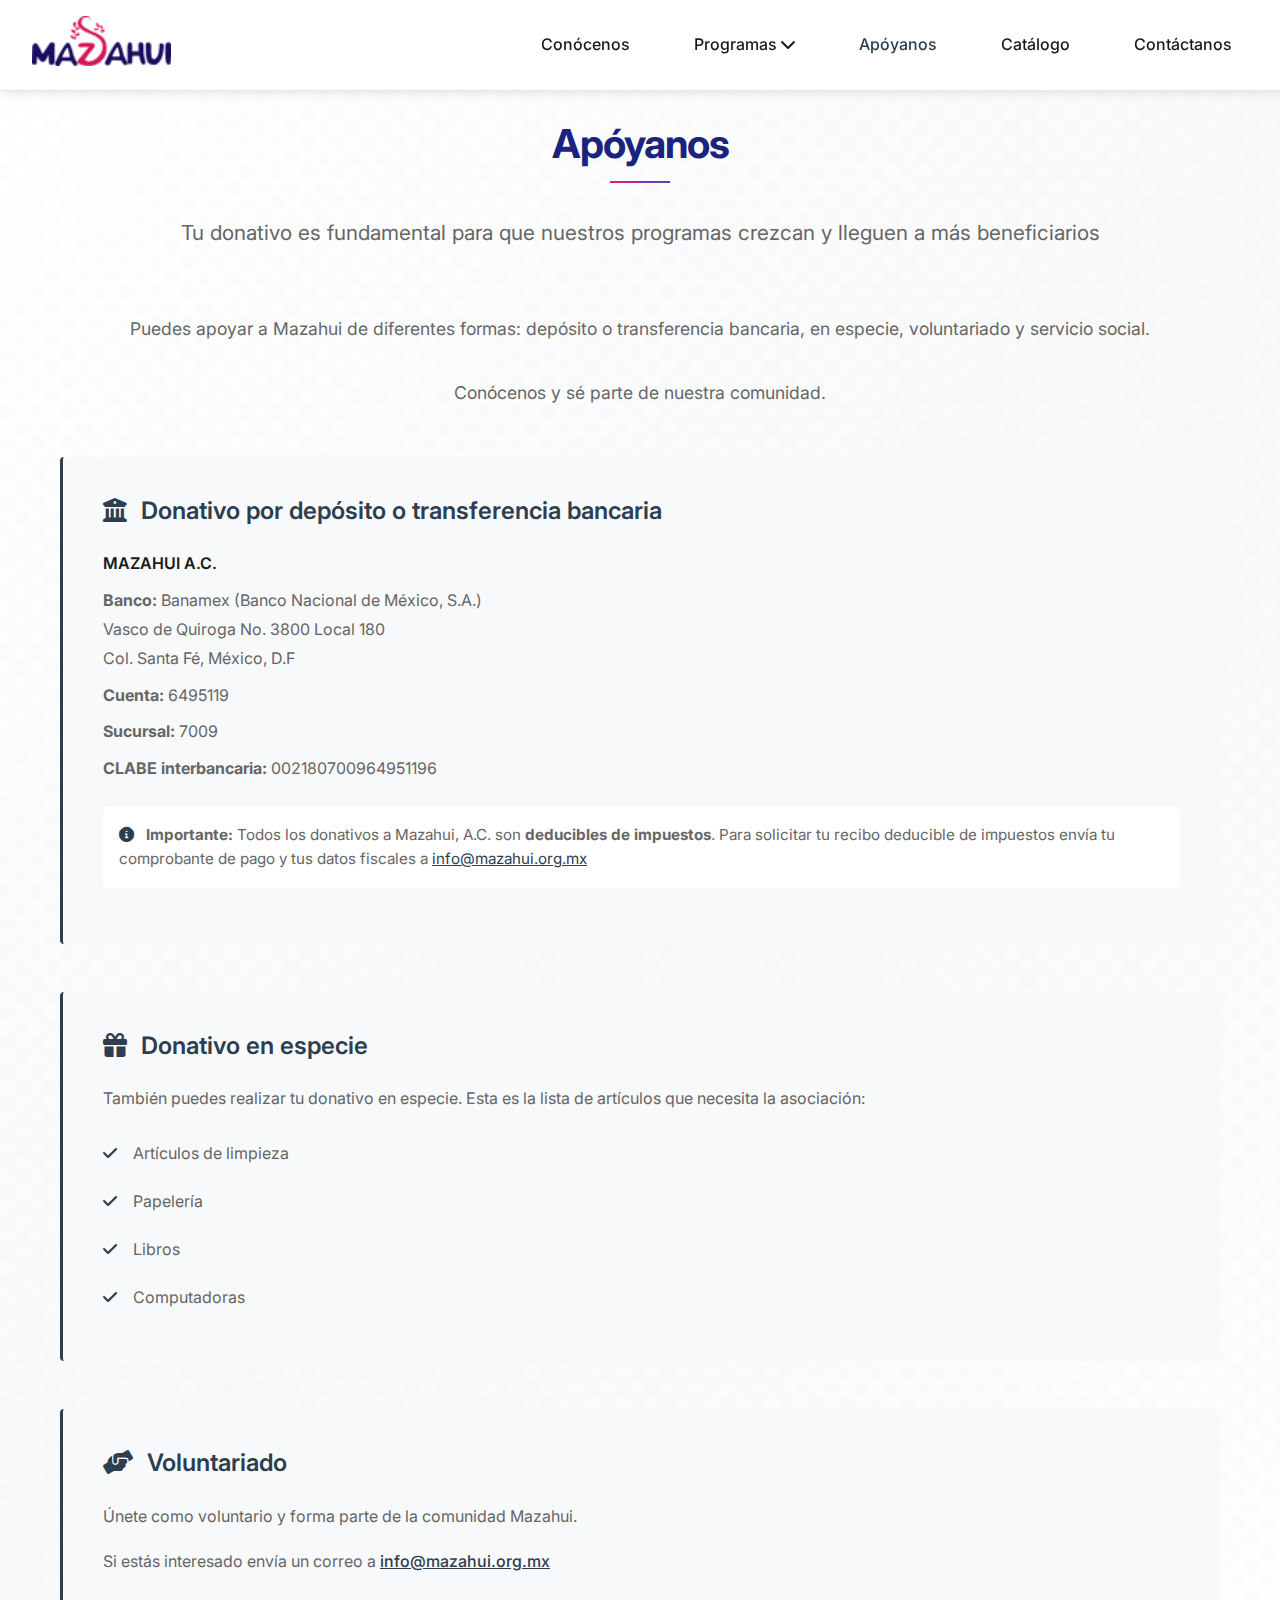
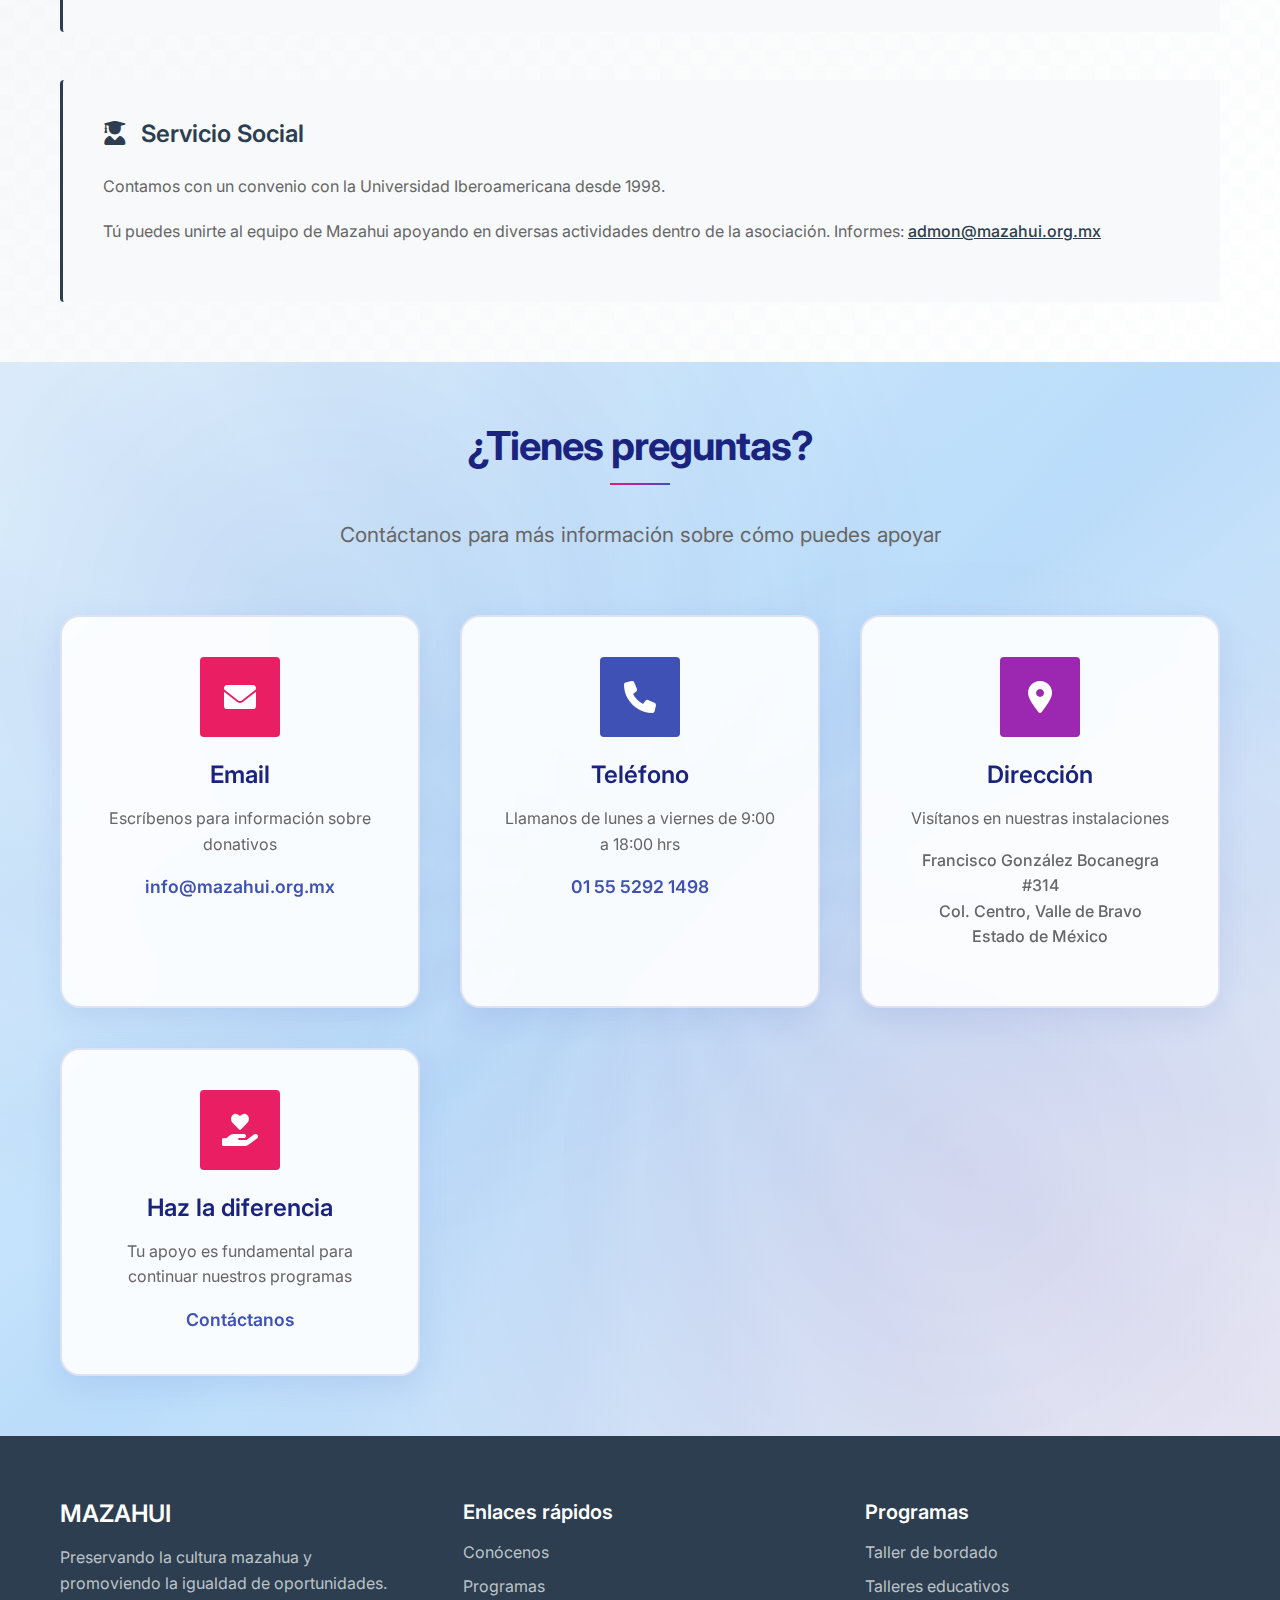
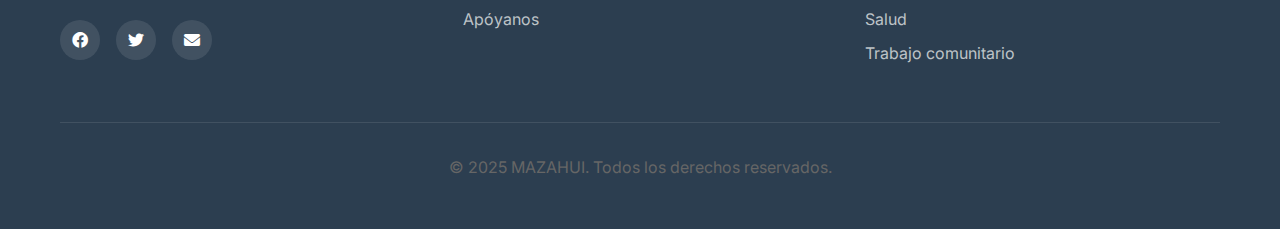
<file: apoyanos.html>
<!DOCTYPE html>
<html lang="es">
<head>
    <meta charset="UTF-8">
    <meta name="viewport" content="width=device-width, initial-scale=1.0">
    <title>Apóyanos - MAZAHUI | Preservando la Cultura Mazahua</title>
    <meta name="description" content="Apoya a MAZAHUI. Tu donativo es fundamental para que nuestros programas crezcan y lleguen a más beneficiarios. Dona por transferencia bancaria, en especie, voluntariado o servicio social.">
    <link rel="stylesheet" href="styles.css?v=2.0">
    <link href="https://fonts.googleapis.com/css2?family=Inter:wght@300;400;500;600;700&display=swap" rel="stylesheet">
    <link rel="stylesheet" href="https://cdnjs.cloudflare.com/ajax/libs/font-awesome/6.0.0/css/all.min.css">
</head>
<body>
    <!-- Header -->
    <header class="header">
        <nav class="nav">
            <div class="nav-container">
                <div class="logo">
                    <a href="index.html">
                        <img src="images/LOGO.png" alt="MAZAHUI" class="logo-img">
                    </a>
                </div>
                <ul class="nav-menu">
                    <li class="nav-item">
                        <a href="conocenos.html" class="nav-link">Conócenos</a>
                    </li>
                    <li class="nav-item dropdown">
                        <a href="#" class="nav-link">Programas <i class="fas fa-chevron-down"></i></a>
                        <ul class="dropdown-menu">
                            <li><a href="bordado.html">Taller de bordado</a></li>
                            <li><a href="educativos.html">Talleres educativos</a></li>
                            <li><a href="salud.html">Salud</a></li>
                            <li><a href="comunidad.html">Trabajo en la comunidad</a></li>
                        </ul>
                    </li>
                    <li class="nav-item">
                        <a href="apoyanos.html" class="nav-link active">Apóyanos</a>
                    </li>
                    <li class="nav-item">
                        <a href="catalogo.html" class="nav-link">Catálogo</a>
                    </li>
                    <li class="nav-item">
                        <a href="contacto.html" class="nav-link">Contáctanos</a>
                    </li>
                </ul>
                <div class="hamburger">
                    <span></span>
                    <span></span>
                    <span></span>
                </div>
            </div>
        </nav>
    </header>

    <!-- Main Content -->
    <main class="main-content">
        <!-- Donation Methods Section -->
        <section id="donacion" class="content-section bg-contact-form" style="padding-top: 120px;">
            <div class="container">
                <div class="section-header">
                    <h2>Apóyanos</h2>
                    <p>Tu donativo es fundamental para que nuestros programas crezcan y lleguen a más beneficiarios</p>
                </div>
                
                <div style="max-width: 100%;">
                    <p style="font-size: 1.1rem; line-height: 1.8; margin-bottom: 2rem; color: var(--text-light); text-align: center;">
                        Puedes apoyar a Mazahui de diferentes formas: depósito o transferencia bancaria, en especie, voluntariado y servicio social.
                    </p>
                    <p style="font-size: 1.1rem; line-height: 1.8; margin-bottom: 3rem; color: var(--text-light); text-align: center;">
                        Conócenos y sé parte de nuestra comunidad.
                    </p>

                    <!-- Bank Transfer Section -->
                    <div style="margin-bottom: 3rem; padding: 2.5rem; background: var(--bg-light); border-radius: 4px; border-left: 3px solid var(--primary);">
                        <h3 style="color: var(--primary); margin-bottom: 1.5rem; font-size: 1.5rem;">
                            <i class="fas fa-university" style="margin-right: 0.5rem;"></i>
                            Donativo por depósito o transferencia bancaria
                        </h3>
                        <div style="line-height: 1.8;">
                            <p style="font-weight: 600; margin-bottom: 0.5rem; color: var(--text-dark);">MAZAHUI A.C.</p>
                            <p style="margin-bottom: 0.5rem; color: var(--text-light);">
                                <strong>Banco:</strong> Banamex (Banco Nacional de México, S.A.)<br>
                                Vasco de Quiroga No. 3800 Local 180<br>
                                Col. Santa Fé, México, D.F
                            </p>
                            <p style="margin-bottom: 0.5rem; color: var(--text-light);">
                                <strong>Cuenta:</strong> 6495119
                            </p>
                            <p style="margin-bottom: 0.5rem; color: var(--text-light);">
                                <strong>Sucursal:</strong> 7009
                            </p>
                            <p style="margin-bottom: 1.5rem; color: var(--text-light);">
                                <strong>CLABE interbancaria:</strong> 002180700964951196
                            </p>
                            <p style="padding: 1rem; background: var(--bg-white); border-radius: 4px; color: var(--text-light); font-size: 0.95rem; line-height: 1.6;">
                                <i class="fas fa-info-circle" style="color: var(--primary); margin-right: 0.5rem;"></i>
                                <strong>Importante:</strong> Todos los donativos a Mazahui, A.C. son <strong>deducibles de impuestos</strong>. Para solicitar tu recibo deducible de impuestos envía tu comprobante de pago y tus datos fiscales a <a href="mailto:info@mazahui.org.mx" style="color: var(--primary);">info@mazahui.org.mx</a>
                            </p>
                        </div>
                    </div>

                    <!-- In-Kind Donation Section -->
                    <div style="margin-bottom: 3rem; padding: 2.5rem; background: var(--bg-light); border-radius: 4px; border-left: 3px solid var(--primary);">
                        <h3 style="color: var(--primary); margin-bottom: 1.5rem; font-size: 1.5rem;">
                            <i class="fas fa-gift" style="margin-right: 0.5rem;"></i>
                            Donativo en especie
                        </h3>
                        <p style="margin-bottom: 1rem; color: var(--text-light); line-height: 1.8;">
                            También puedes realizar tu donativo en especie. Esta es la lista de artículos que necesita la asociación:
                        </p>
                        <ul style="list-style: none; padding-left: 0; line-height: 2;">
                            <li style="padding: 0.5rem 0; color: var(--text-light);">
                                <i class="fas fa-check" style="color: var(--primary); margin-right: 0.75rem;"></i>
                                Artículos de limpieza
                            </li>
                            <li style="padding: 0.5rem 0; color: var(--text-light);">
                                <i class="fas fa-check" style="color: var(--primary); margin-right: 0.75rem;"></i>
                                Papelería
                            </li>
                            <li style="padding: 0.5rem 0; color: var(--text-light);">
                                <i class="fas fa-check" style="color: var(--primary); margin-right: 0.75rem;"></i>
                                Libros
                            </li>
                            <li style="padding: 0.5rem 0; color: var(--text-light);">
                                <i class="fas fa-check" style="color: var(--primary); margin-right: 0.75rem;"></i>
                                Computadoras
                            </li>
                        </ul>
                    </div>

                    <!-- Volunteer Section -->
                    <div style="margin-bottom: 3rem; padding: 2.5rem; background: var(--bg-light); border-radius: 4px; border-left: 3px solid var(--primary);">
                        <h3 style="color: var(--primary); margin-bottom: 1.5rem; font-size: 1.5rem;">
                            <i class="fas fa-hands-helping" style="margin-right: 0.5rem;"></i>
                            Voluntariado
                        </h3>
                        <p style="margin-bottom: 1rem; color: var(--text-light); line-height: 1.8;">
                            Únete como voluntario y forma parte de la comunidad Mazahui.
                        </p>
                        <p style="color: var(--text-light); line-height: 1.8;">
                            Si estás interesado envía un correo a <a href="mailto:info@mazahui.org.mx" style="color: var(--primary); font-weight: 500;">info@mazahui.org.mx</a>
                        </p>
                    </div>

                    <!-- Social Service Section -->
                    <div style="padding: 2.5rem; background: var(--bg-light); border-radius: 4px; border-left: 3px solid var(--primary);">
                        <h3 style="color: var(--primary); margin-bottom: 1.5rem; font-size: 1.5rem;">
                            <i class="fas fa-user-graduate" style="margin-right: 0.5rem;"></i>
                            Servicio Social
                        </h3>
                        <p style="margin-bottom: 1rem; color: var(--text-light); line-height: 1.8;">
                            Contamos con un convenio con la Universidad Iberoamericana desde 1998.
                        </p>
                        <p style="color: var(--text-light); line-height: 1.8;">
                            Tú puedes unirte al equipo de Mazahui apoyando en diversas actividades dentro de la asociación. Informes: <a href="mailto:admon@mazahui.org.mx" style="color: var(--primary); font-weight: 500;">admon@mazahui.org.mx</a>
                        </p>
                    </div>
                </div>
            </div>
        </section>

        <!-- Contact Information Section -->
        <section class="content-section bg-contact-info">
            <div class="container">
                <div class="section-header">
                    <h2>¿Tienes preguntas?</h2>
                    <p>Contáctanos para más información sobre cómo puedes apoyar</p>
                </div>
                
                <div class="contact-info-grid">
                    <div class="contact-info-card">
                        <div class="contact-info-icon">
                            <i class="fas fa-envelope"></i>
                        </div>
                        <h3>Email</h3>
                        <p>Escríbenos para información sobre donativos</p>
                        <a href="mailto:info@mazahui.org.mx" class="contact-link">info@mazahui.org.mx</a>
                    </div>
                    
                    <div class="contact-info-card">
                        <div class="contact-info-icon">
                            <i class="fas fa-phone"></i>
                        </div>
                        <h3>Teléfono</h3>
                        <p>Llamanos de lunes a viernes de 9:00 a 18:00 hrs</p>
                        <a href="tel:+525552921498" class="contact-link">01 55 5292 1498</a>
                    </div>
                    
                    <div class="contact-info-card">
                        <div class="contact-info-icon">
                            <i class="fas fa-map-marker-alt"></i>
                        </div>
                        <h3>Dirección</h3>
                        <p>Visítanos en nuestras instalaciones</p>
                        <p class="contact-address">Francisco González Bocanegra #314<br>Col. Centro, Valle de Bravo<br>Estado de México</p>
                    </div>
                    
                    <div class="contact-info-card">
                        <div class="contact-info-icon">
                            <i class="fas fa-hand-holding-heart"></i>
                        </div>
                        <h3>Haz la diferencia</h3>
                        <p>Tu apoyo es fundamental para continuar nuestros programas</p>
                        <a href="contacto.html" class="contact-link">Contáctanos</a>
                    </div>
                </div>
            </div>
        </section>
    </main>

    <!-- Footer -->
    <footer class="footer">
        <div class="container">
            <div class="footer-content">
                <div class="footer-section">
                    <h3>MAZAHUI</h3>
                    <p>Preservando la cultura mazahua y promoviendo la igualdad de oportunidades.</p>
                    <div class="social-links">
                        <a href="#"><i class="fab fa-facebook"></i></a>
                        <a href="#"><i class="fab fa-twitter"></i></a>
                        <a href="#"><i class="fas fa-envelope"></i></a>
                    </div>
                </div>
                <div class="footer-section">
                    <h4>Enlaces rápidos</h4>
                    <ul>
                        <li><a href="conocenos.html">Conócenos</a></li>
                        <li><a href="#">Programas</a></li>
                        <li><a href="apoyanos.html">Apóyanos</a></li>
                    </ul>
                </div>
                <div class="footer-section">
                    <h4>Programas</h4>
                    <ul>
                        <li><a href="bordado.html">Taller de bordado</a></li>
                        <li><a href="educativos.html">Talleres educativos</a></li>
                        <li><a href="salud.html">Salud</a></li>
                        <li><a href="comunidad.html">Trabajo comunitario</a></li>
                    </ul>
                </div>
            </div>
            <div class="footer-bottom">
                <p>&copy; 2025 MAZAHUI. Todos los derechos reservados.</p>
            </div>
        </div>
    </footer>

    <script src="script.js"></script>
</body>
</html>
</file>
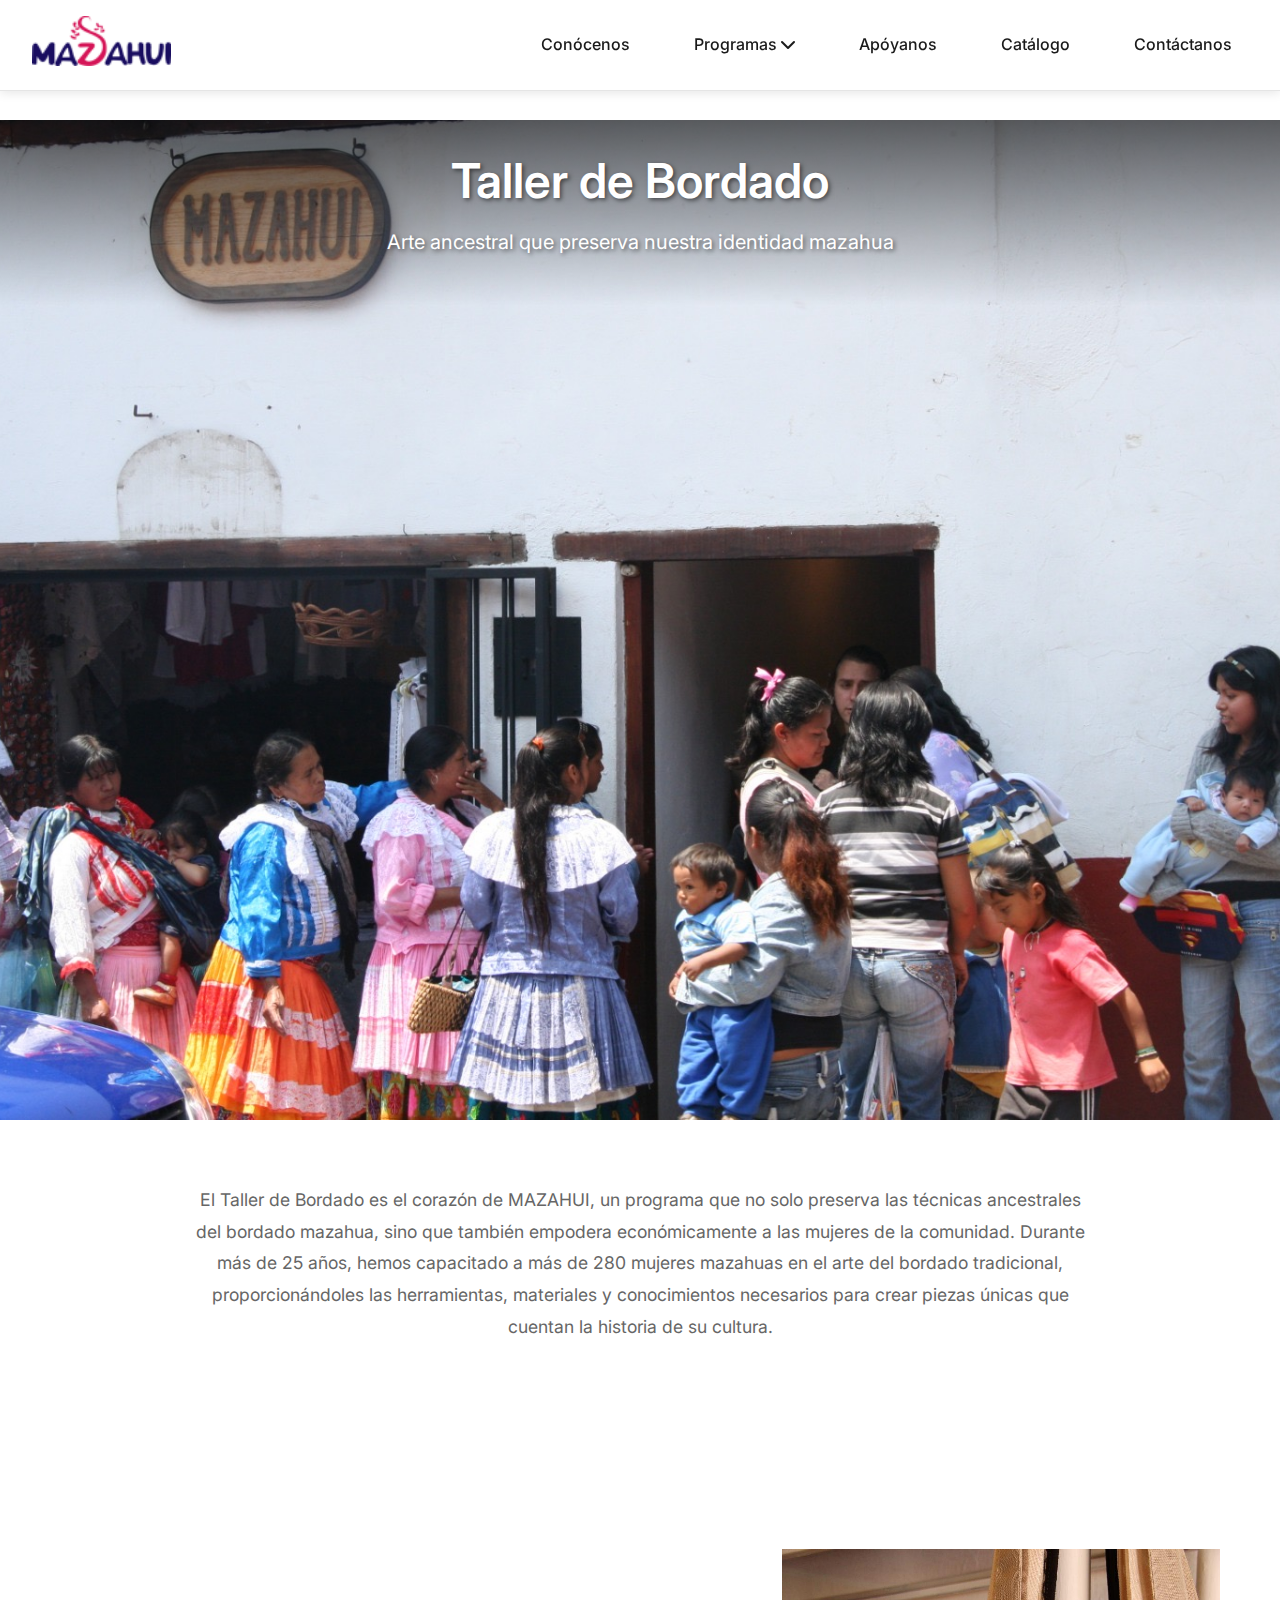
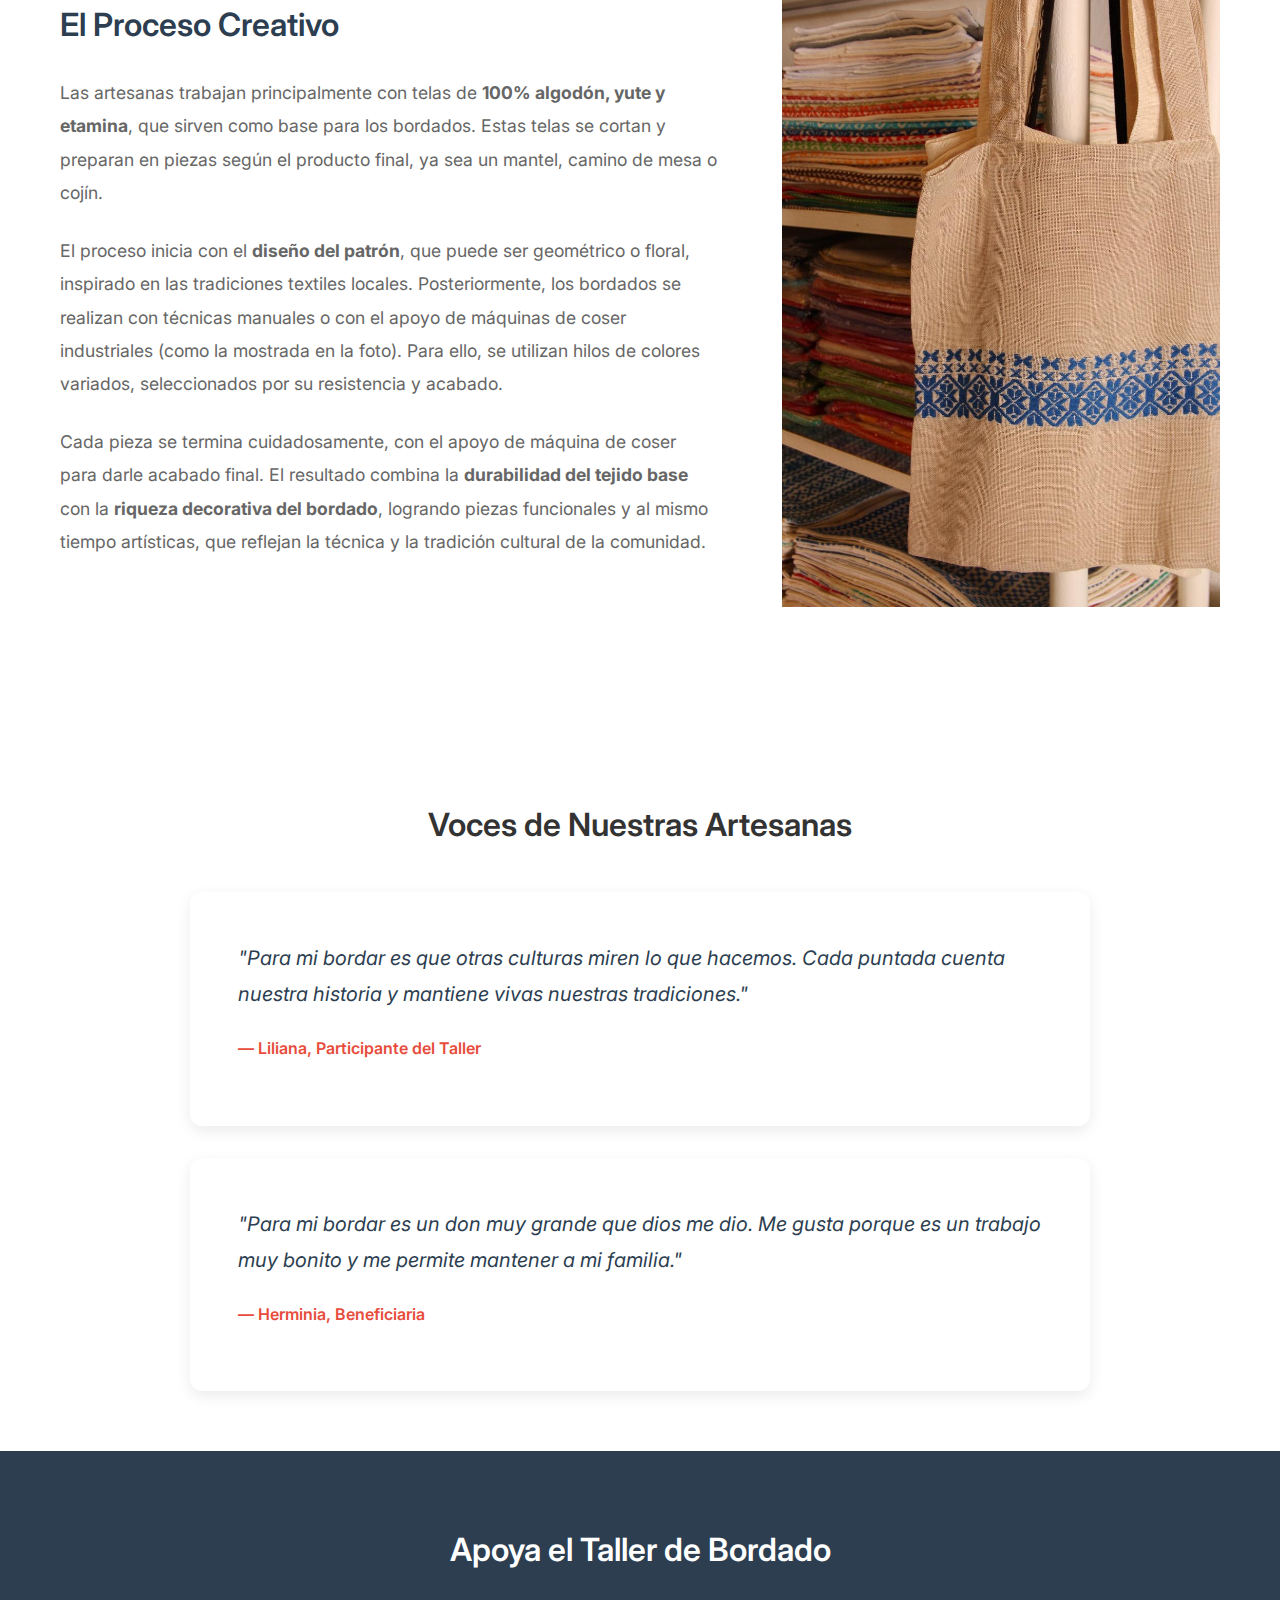
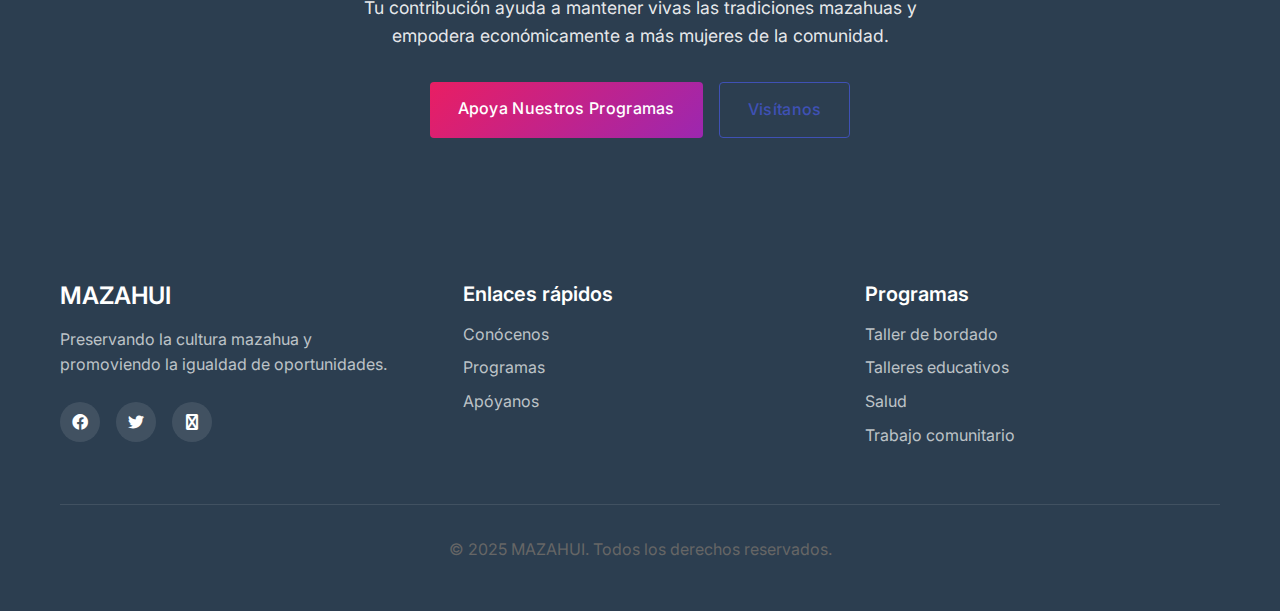
<file: bordado.html>
<!DOCTYPE html>
<html lang="es">
<head>
    <meta charset="UTF-8">
    <meta name="viewport" content="width=device-width, initial-scale=1.0">
    <title>Taller de Bordado - MAZAHUI | Preservando la Cultura Mazahua</title>
    <meta name="description" content="Descubre nuestro Taller de Bordado, programa estrella que rescata la cultura mazahua a través del arte del bordado tradicional. Más de 280 mujeres beneficiadas.">
    <link rel="stylesheet" href="styles.css?v=2.0">
    <link href="https://fonts.googleapis.com/css2?family=Inter:wght@300;400;500;600;700&display=swap" rel="stylesheet">
    <link rel="stylesheet" href="https://cdnjs.cloudflare.com/ajax/libs/font-awesome/6.0.0/css/all.min.css">
</head>
<body>
    <!-- Header -->
    <header class="header">
        <nav class="nav">
            <div class="nav-container">
                <div class="logo">
                    <a href="index.html">
                        <img src="images/LOGO.png" alt="MAZAHUI" class="logo-img">
                    </a>
                </div>
                <ul class="nav-menu">
                    <li class="nav-item">
                        <a href="conocenos.html" class="nav-link">Conócenos</a>
                    </li>
                    <li class="nav-item dropdown">
                        <a href="#" class="nav-link">Programas <i class="fas fa-chevron-down"></i></a>
                        <ul class="dropdown-menu">
                            <li><a href="bordado.html" class="active">Taller de bordado</a></li>
                            <li><a href="educativos.html">Talleres educativos</a></li>
                            <li><a href="salud.html">Salud</a></li>
                            <li><a href="comunidad.html">Trabajo en la comunidad</a></li>
                        </ul>
                    </li>
                    <li class="nav-item">
                        <a href="apoyanos.html" class="nav-link">Apóyanos</a>
                    </li>
                    <li class="nav-item">
                        <a href="catalogo.html" class="nav-link">Catálogo</a>
                    </li>
                    <li class="nav-item">
                        <a href="contacto.html" class="nav-link">Contáctanos</a>
                    </li>
                </ul>
                <div class="hamburger">
                    <span></span>
                    <span></span>
                    <span></span>
                </div>
            </div>
        </nav>
    </header>

    <!-- Main Content -->
    <main class="main-content">
        <!-- Hero Section con imagen grande -->
        <section style="padding-top: 120px; padding-bottom: 0; position: relative;">
            <div style="position: relative; width: 100%; height: 1000px; margin-bottom: 4rem;">
                <img src="images/COMUNIDAD.JPG" alt="Taller de bordado" style="width: 100%; height: 1000px; object-fit: cover; display: block;">
                <div style="position: absolute; top: 0; left: 0; right: 0; padding: 2rem; background: linear-gradient(to bottom, rgba(0,0,0,0.6), transparent);">
                    <div class="container">
                        <div style="text-align: center;">
                            <h1 style="font-size: 3rem; margin-bottom: 1rem; color: white; text-shadow: 2px 2px 4px rgba(0,0,0,0.5);">Taller de Bordado</h1>
                            <p style="font-size: 1.25rem; color: white; text-shadow: 2px 2px 4px rgba(0,0,0,0.5);">Arte ancestral que preserva nuestra identidad mazahua</p>
                        </div>
                    </div>
                </div>
            </div>
        </section>
        
        <!-- Descripción introductoria -->
        <section class="content-section" style="padding-top: 0; padding-bottom: 60px;">
            <div class="container">
                <div style="max-width: 900px; margin: 0 auto; text-align: center;">
                    <p style="font-size: 1.1rem; color: #666; line-height: 1.8;">El Taller de Bordado es el corazón de MAZAHUI, un programa que no solo preserva las técnicas ancestrales del bordado mazahua, sino que también empodera económicamente a las mujeres de la comunidad. Durante más de 25 años, hemos capacitado a más de 280 mujeres mazahuas en el arte del bordado tradicional, proporcionándoles las herramientas, materiales y conocimientos necesarios para crear piezas únicas que cuentan la historia de su cultura.</p>
                </div>
            </div>
        </section>

        <!-- Proceso de creación -->
        <section class="content-section">
            <div class="container">
                <div style="display: grid; grid-template-columns: 1.2fr 0.8fr; gap: 4rem; align-items: center;">
                    <div>
                        <h2 style="font-size: 2rem; margin-bottom: 2rem; color: #2c3e50;">El Proceso Creativo</h2>
                        <p style="font-size: 1.1rem; color: #666; line-height: 1.9; margin-bottom: 1.5rem;">
                            Las artesanas trabajan principalmente con telas de <strong>100% algodón, yute y etamina</strong>, que sirven como base para los bordados. Estas telas se cortan y preparan en piezas según el producto final, ya sea un mantel, camino de mesa o cojín.
                        </p>
                        <p style="font-size: 1.1rem; color: #666; line-height: 1.9; margin-bottom: 1.5rem;">
                            El proceso inicia con el <strong>diseño del patrón</strong>, que puede ser geométrico o floral, inspirado en las tradiciones textiles locales. Posteriormente, los bordados se realizan con técnicas manuales o con el apoyo de máquinas de coser industriales (como la mostrada en la foto). Para ello, se utilizan hilos de colores variados, seleccionados por su resistencia y acabado.
                        </p>
                        <p style="font-size: 1.1rem; color: #666; line-height: 1.9; margin: 0;">
                            Cada pieza se termina cuidadosamente, con el apoyo de máquina de coser para darle acabado final. El resultado combina la <strong>durabilidad del tejido base</strong> con la <strong>riqueza decorativa del bordado</strong>, logrando piezas funcionales y al mismo tiempo artísticas, que reflejan la técnica y la tradición cultural de la comunidad.
                        </p>
                    </div>
                    <div>
                        <img src="images/PC.JPG" alt="Proceso creativo del bordado" style="width: 100%; height: 800px; object-fit: contain; border-radius: 16px; overflow: hidden;">
                    </div>
                </div>
            </div>
        </section>

        <!-- Testimonios en formato diferente -->
        <section class="content-section bg-light">
            <div class="container">
                <h2 style="text-align: center; margin-bottom: 3rem;">Voces de Nuestras Artesanas</h2>
                <div style="max-width: 900px; margin: 0 auto;">
                    <div style="background: white; padding: 3rem; border-radius: 12px; box-shadow: 0 5px 15px rgba(0,0,0,0.08); margin-bottom: 2rem;">
                        <p style="font-size: 1.25rem; font-style: italic; color: #2c3e50; margin-bottom: 1.5rem; line-height: 1.8;">"Para mi bordar es que otras culturas miren lo que hacemos. Cada puntada cuenta nuestra historia y mantiene vivas nuestras tradiciones."</p>
                        <p style="font-weight: 600; color: #e74c3c;">— Liliana, Participante del Taller</p>
                    </div>
                    <div style="background: white; padding: 3rem; border-radius: 12px; box-shadow: 0 5px 15px rgba(0,0,0,0.08);">
                        <p style="font-size: 1.25rem; font-style: italic; color: #2c3e50; margin-bottom: 1.5rem; line-height: 1.8;">"Para mi bordar es un don muy grande que dios me dio. Me gusta porque es un trabajo muy bonito y me permite mantener a mi familia."</p>
                        <p style="font-weight: 600; color: #e74c3c;">— Herminia, Beneficiaria</p>
                    </div>
                </div>
            </div>
        </section>

        <!-- CTA -->
        <section class="cta-section">
            <div class="container">
                <div class="cta-content">
                    <h2>Apoya el Taller de Bordado</h2>
                    <p>Tu contribución ayuda a mantener vivas las tradiciones mazahuas y empodera económicamente a más mujeres de la comunidad.</p>
                    <div class="cta-buttons">
                        <a href="apoyanos.html" class="btn btn-primary">Apoya Nuestros Programas</a>
                        <a href="contacto.html" class="btn btn-secondary">Visítanos</a>
                    </div>
                </div>
            </div>
        </section>
    </main>

    <!-- Footer -->
    <footer class="footer">
        <div class="container">
            <div class="footer-content">
                <div class="footer-section">
                    <h3>MAZAHUI</h3>
                    <p>Preservando la cultura mazahua y promoviendo la igualdad de oportunidades.</p>
                    <div class="social-links">
                        <a href="#"><i class="fab fa-facebook"></i></a>
                        <a href="#"><i class="fab fa-twitter"></i></a>
                        <a href="#"><i class="fab fa-envelope"></i></a>
                    </div>
                </div>
                <div class="footer-section">
                    <h4>Enlaces rápidos</h4>
                    <ul>
                        <li><a href="conocenos.html">Conócenos</a></li>
                        <li><a href="#">Programas</a></li>
                        <li><a href="apoyanos.html">Apóyanos</a></li>
                    </ul>
                </div>
                <div class="footer-section">
                    <h4>Programas</h4>
                    <ul>
                        <li><a href="bordado.html">Taller de bordado</a></li>
                        <li><a href="educativos.html">Talleres educativos</a></li>
                        <li><a href="salud.html">Salud</a></li>
                        <li><a href="comunidad.html">Trabajo comunitario</a></li>
                    </ul>
                </div>
            </div>
            <div class="footer-bottom">
                <p>&copy; 2025 MAZAHUI. Todos los derechos reservados.</p>
            </div>
        </div>
    </footer>

    <script src="script.js"></script>
</body>
</html>
</file>
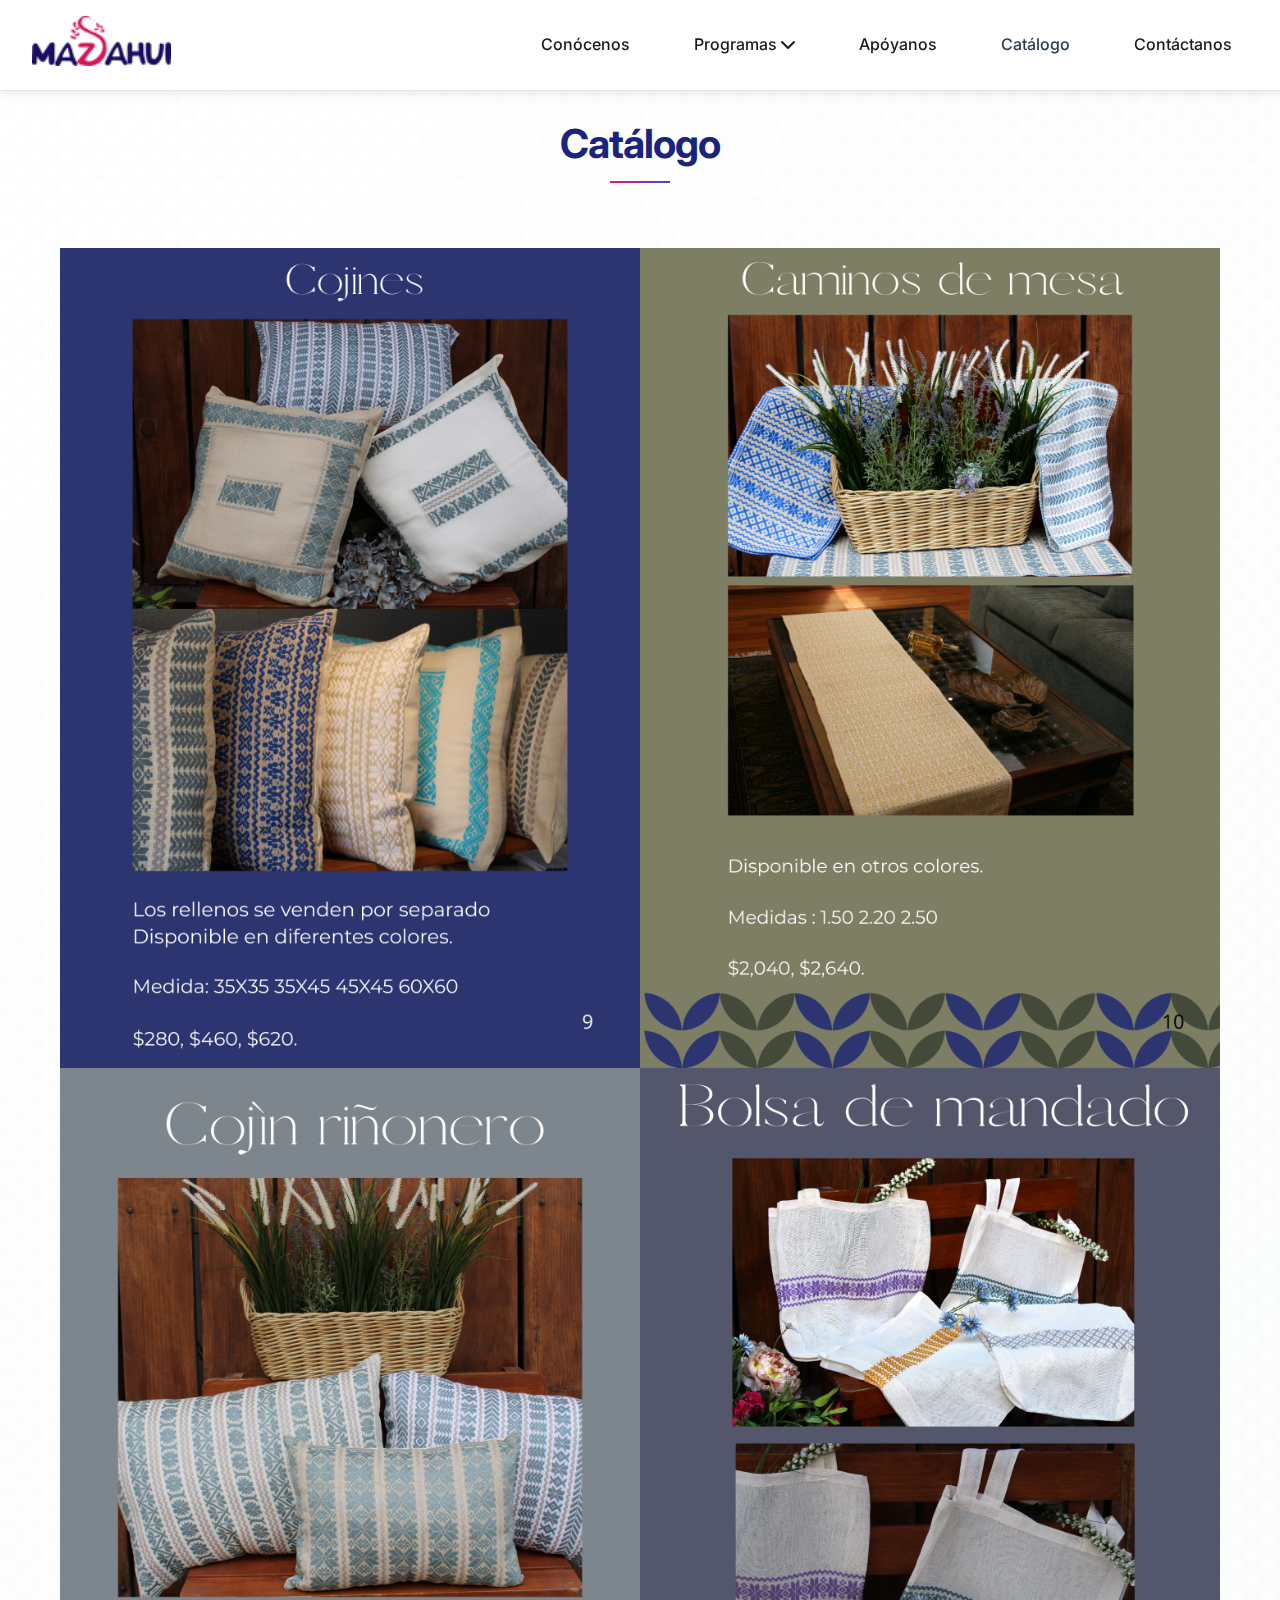
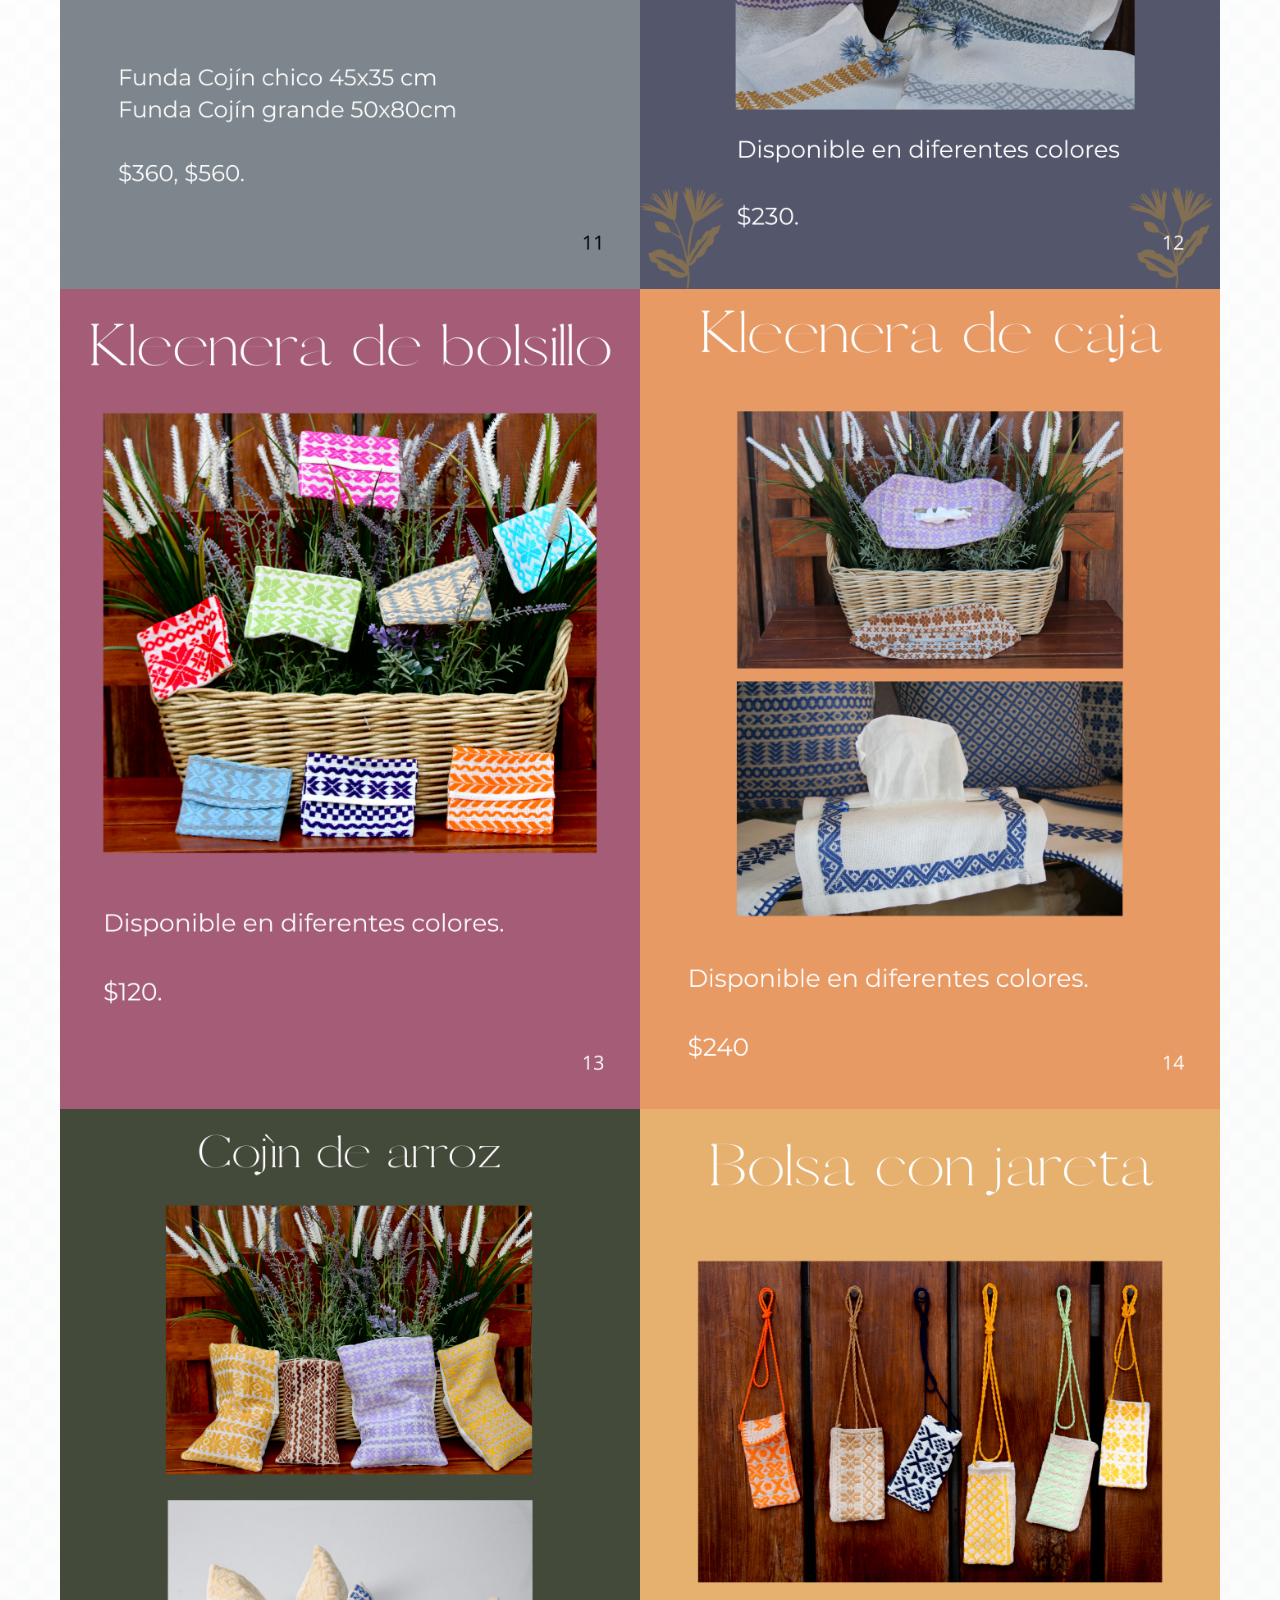
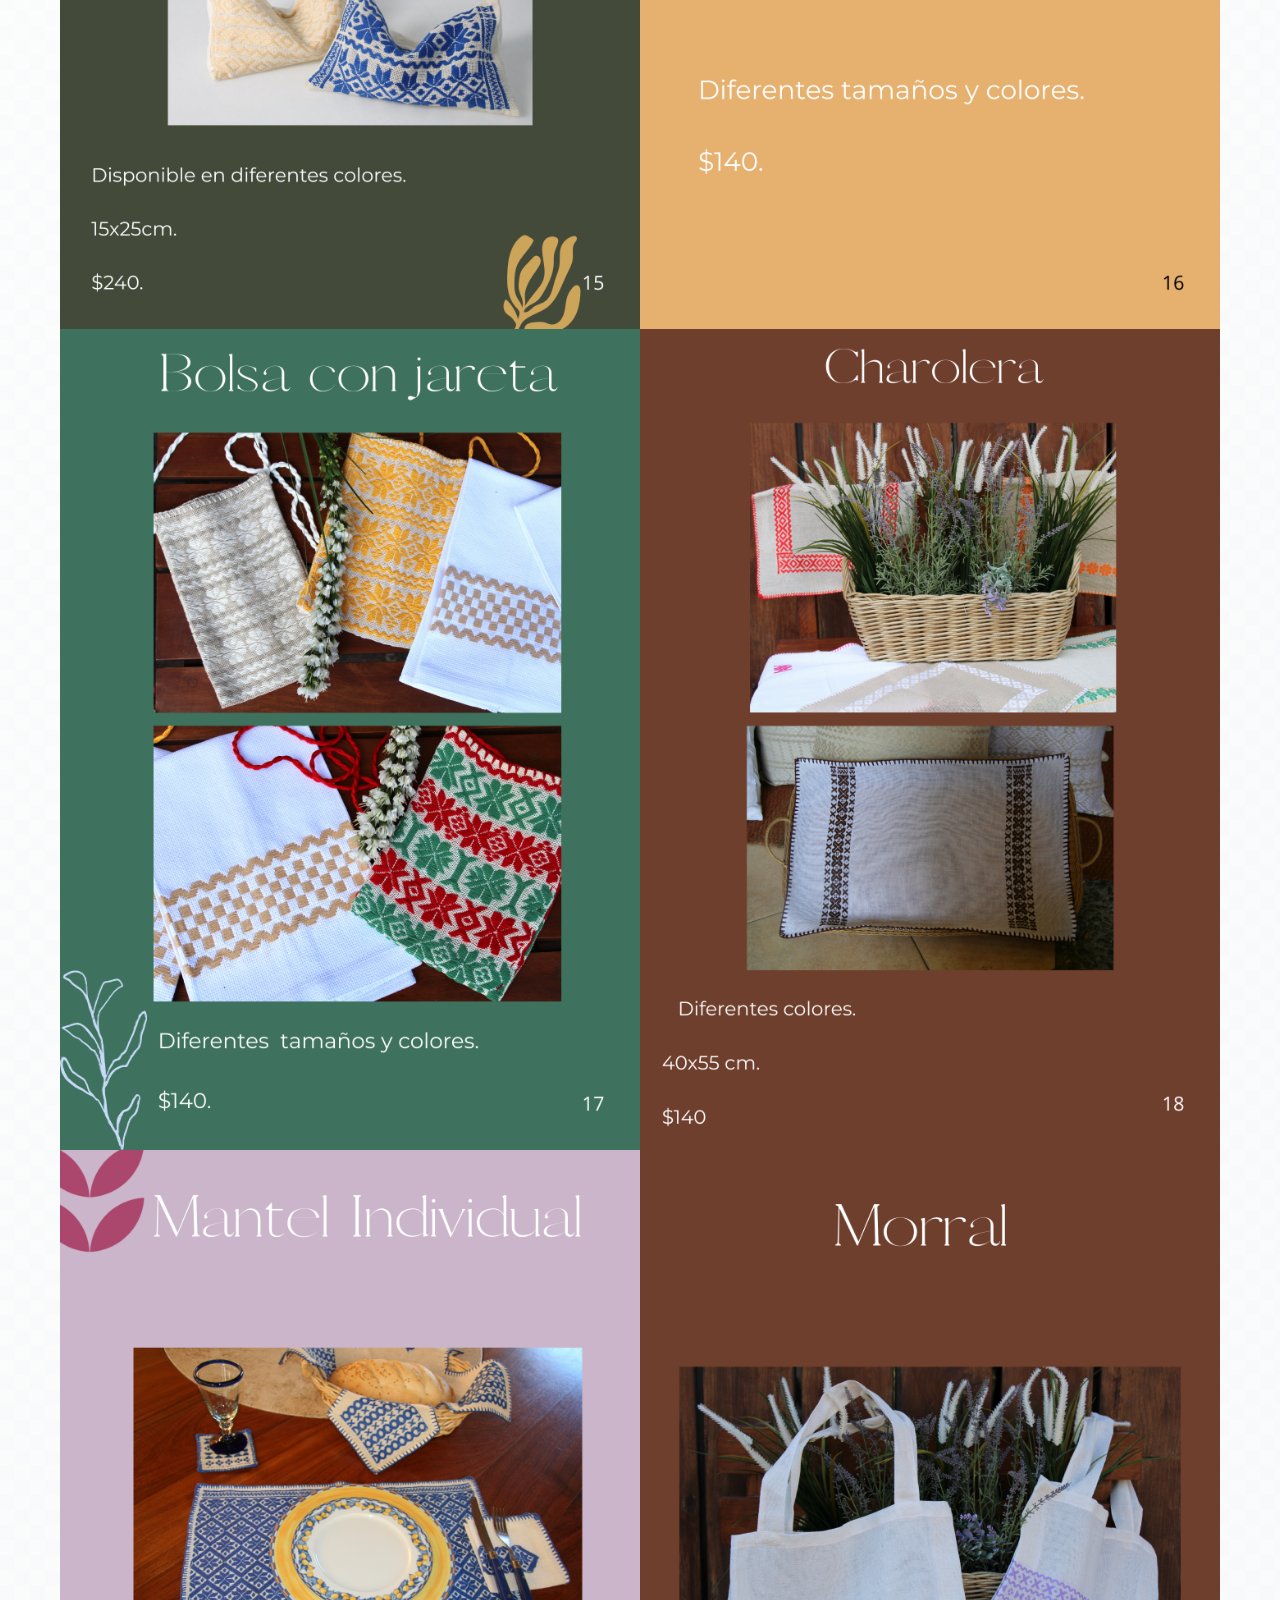
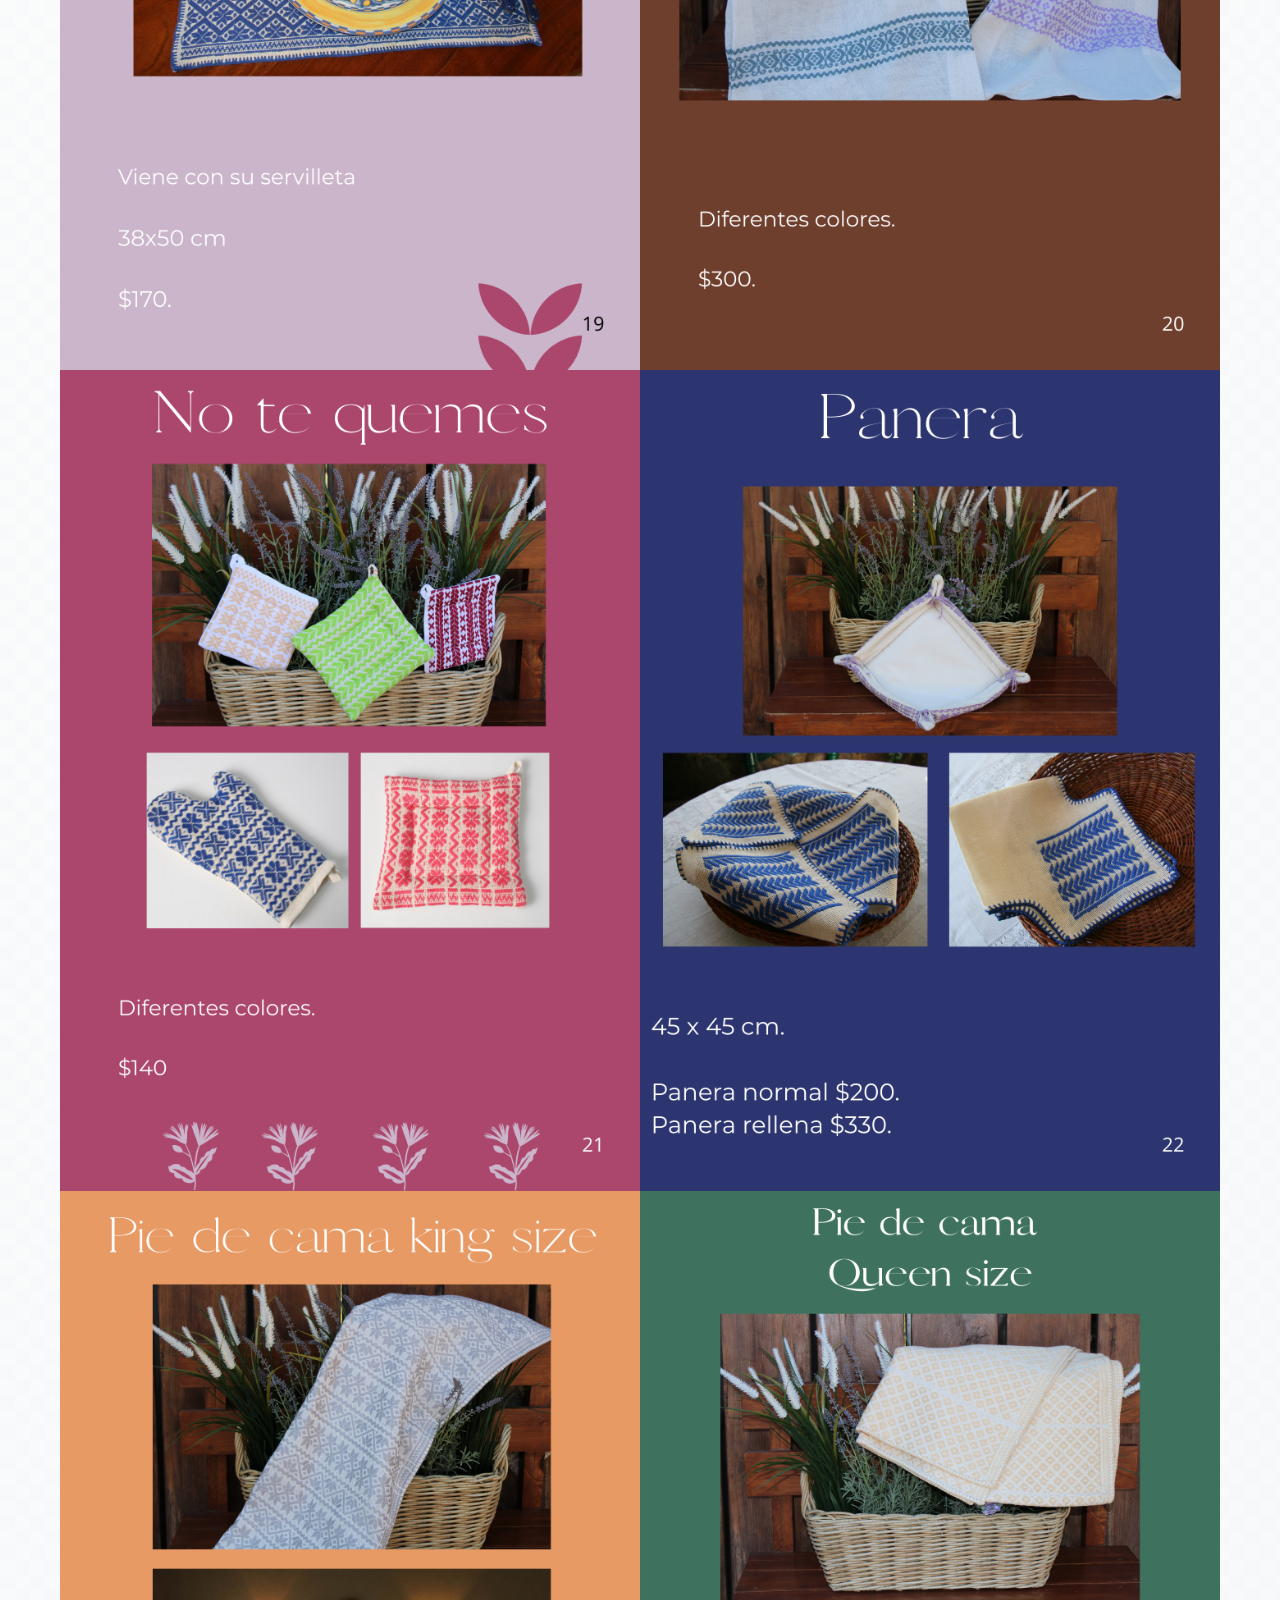
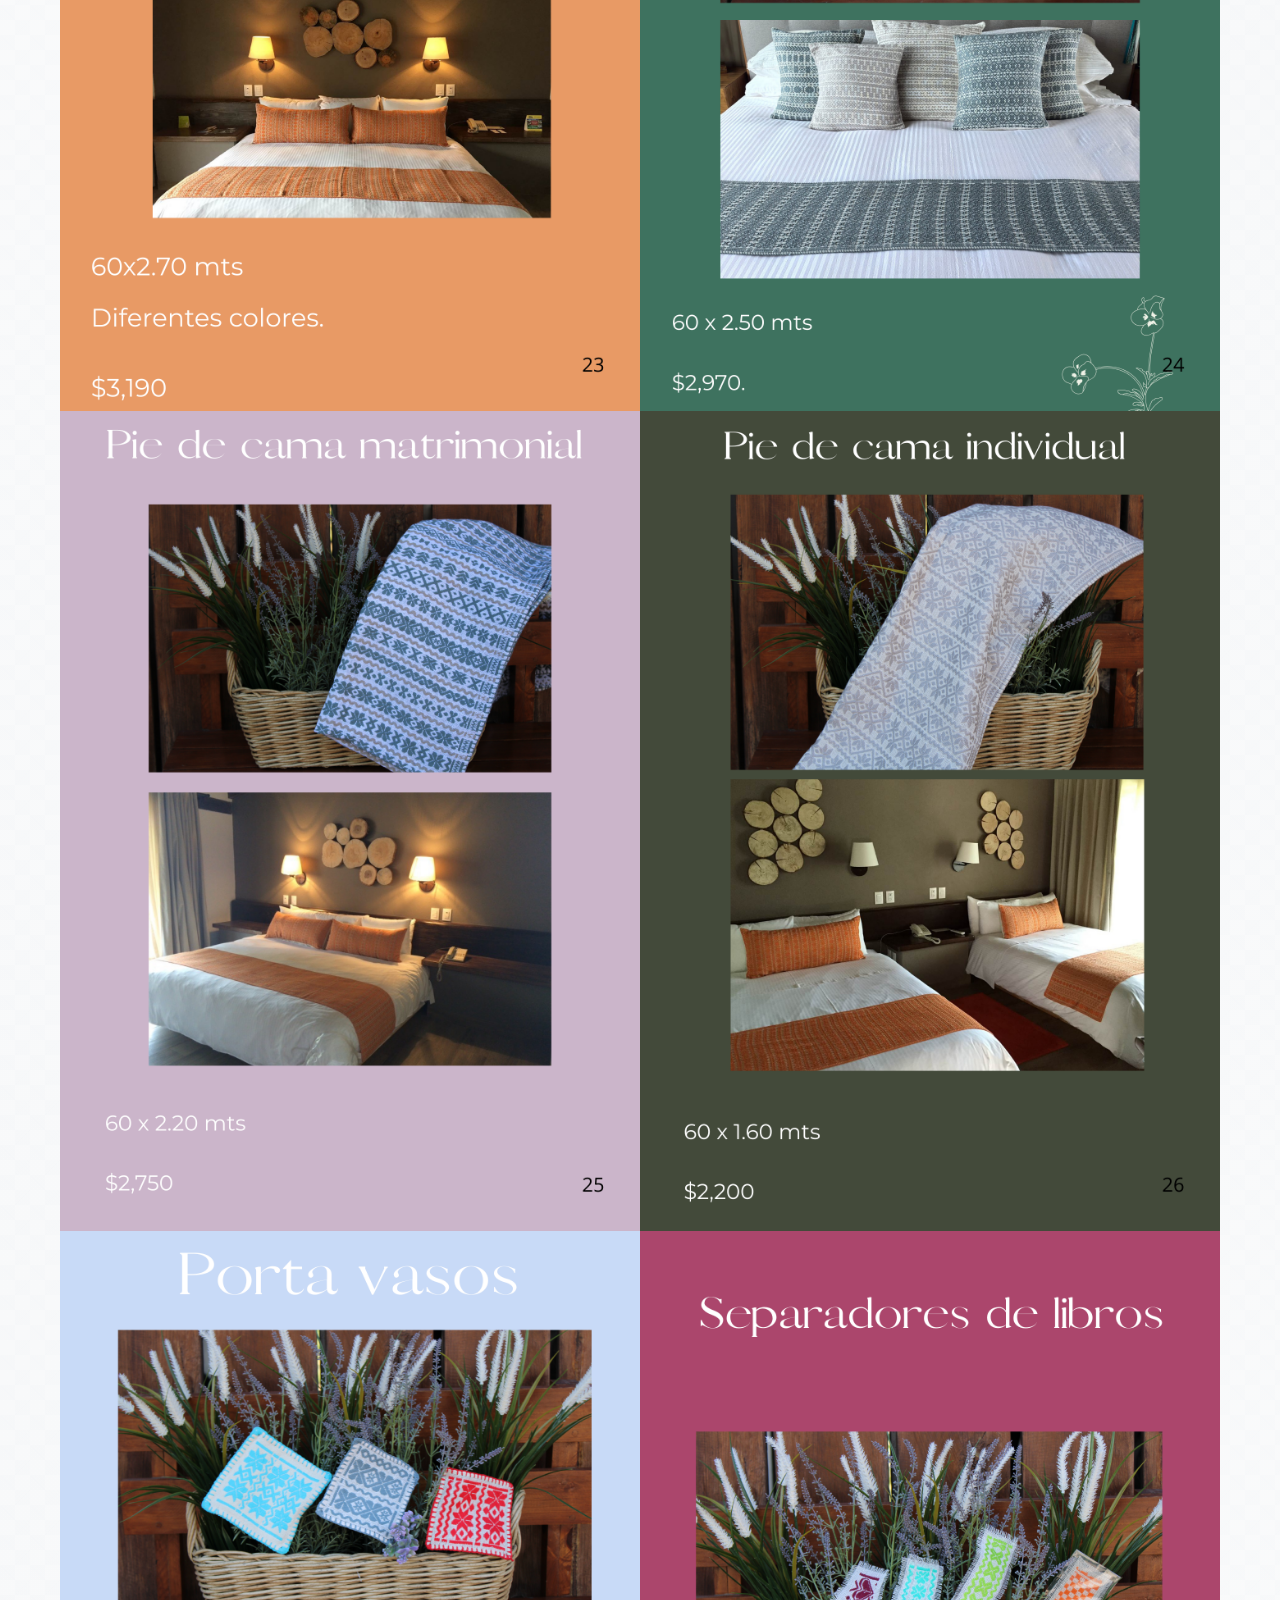
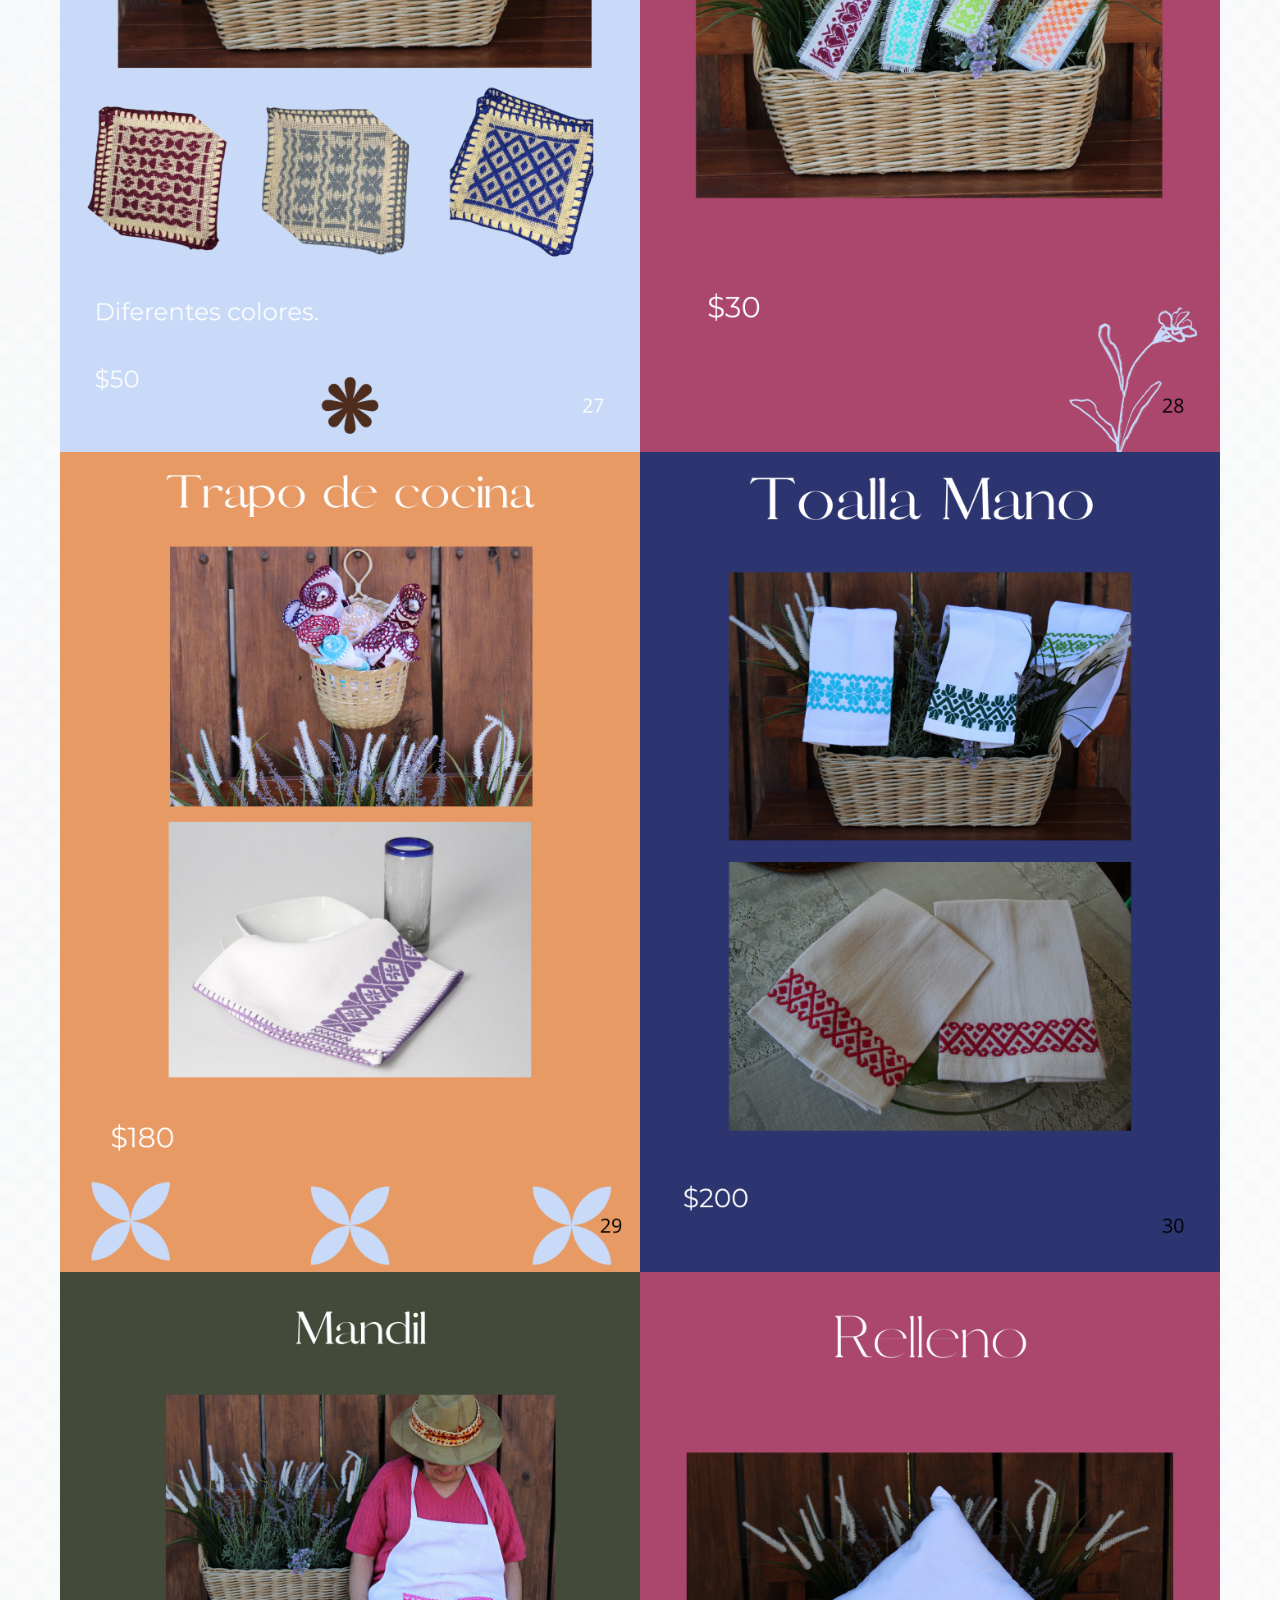
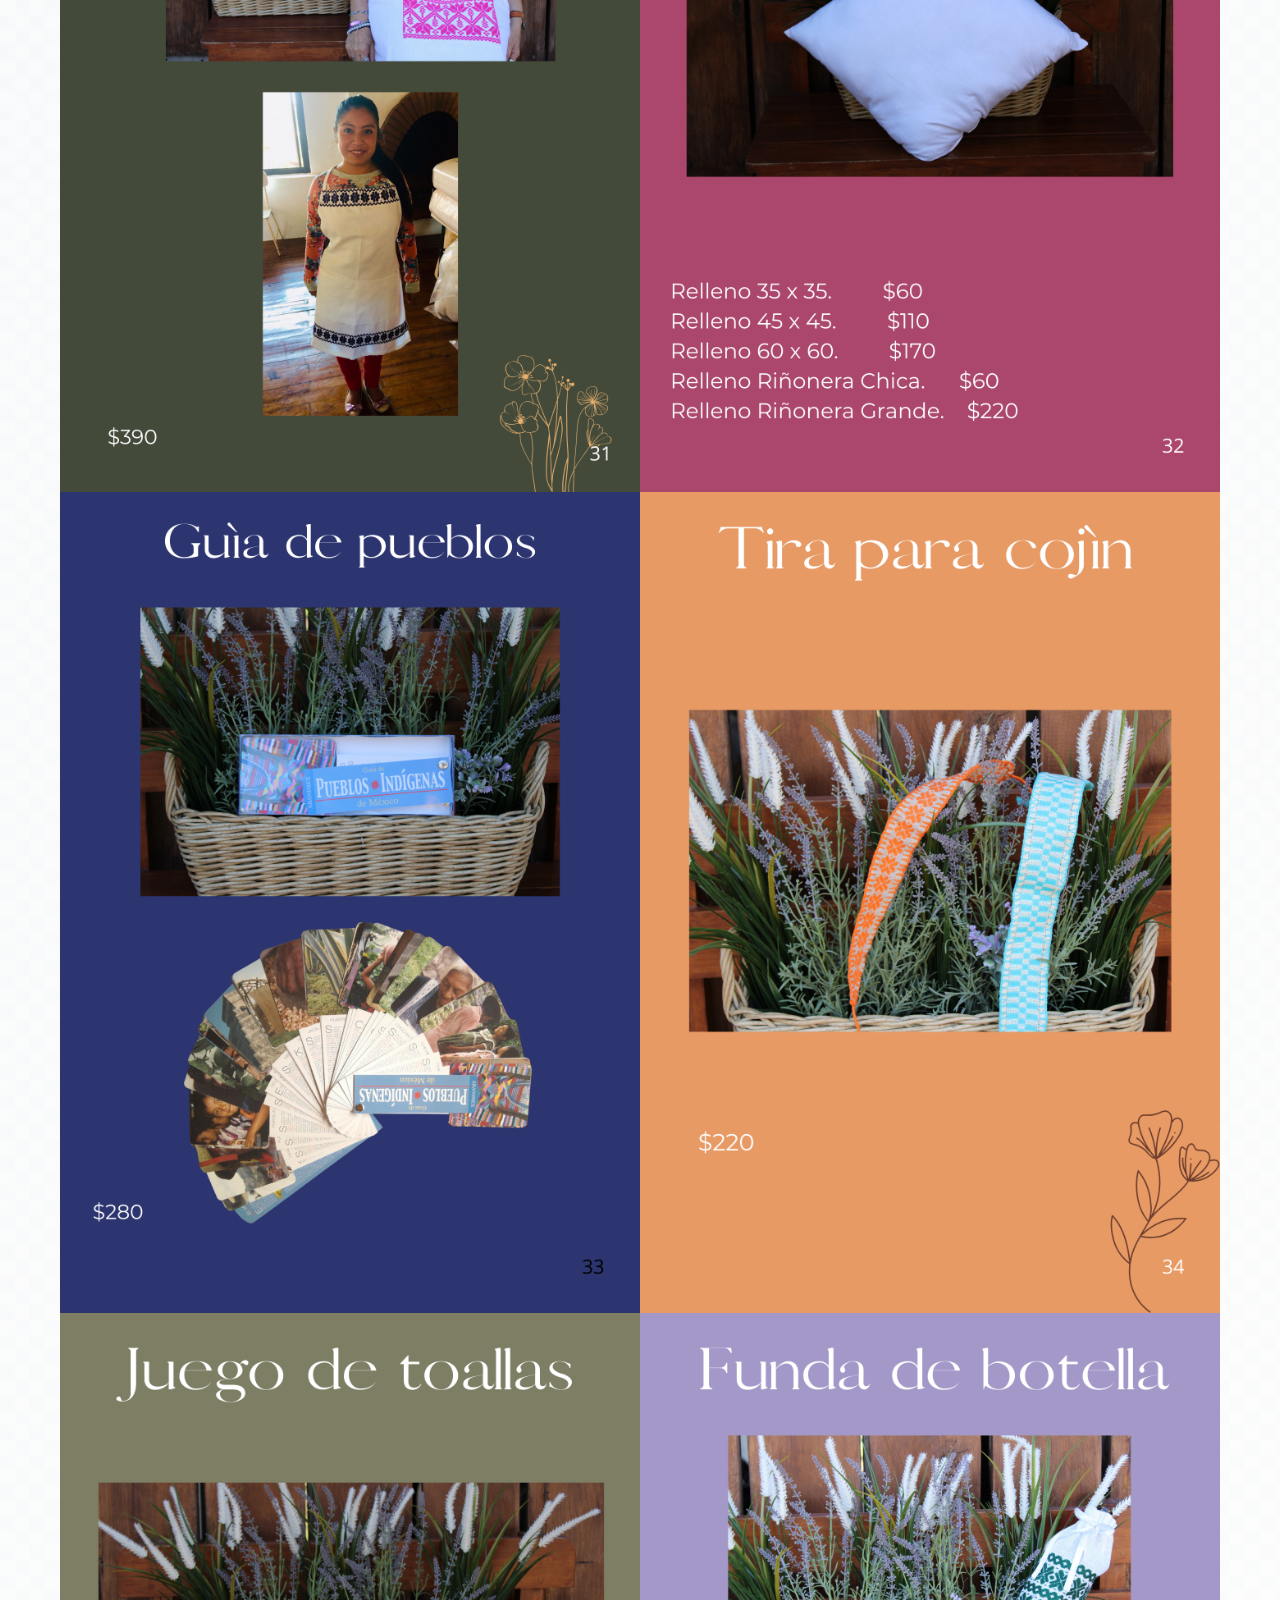
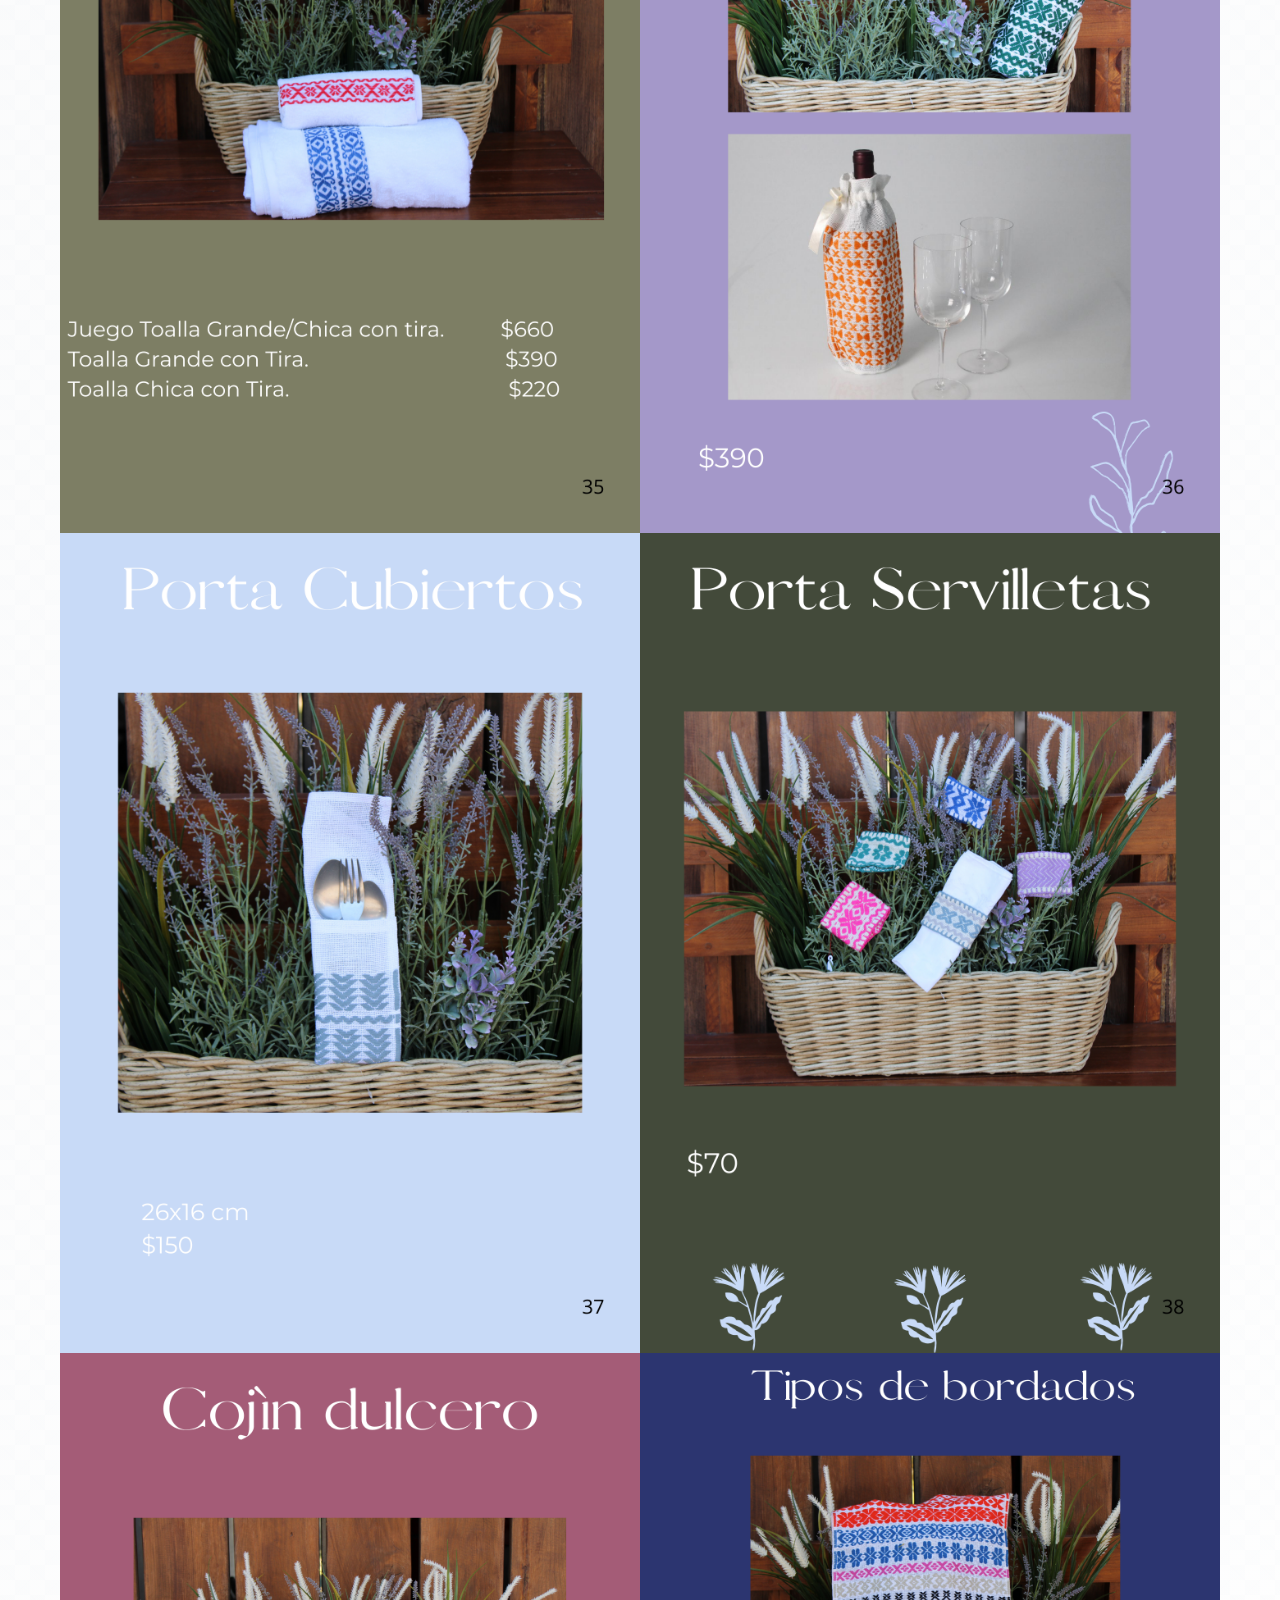
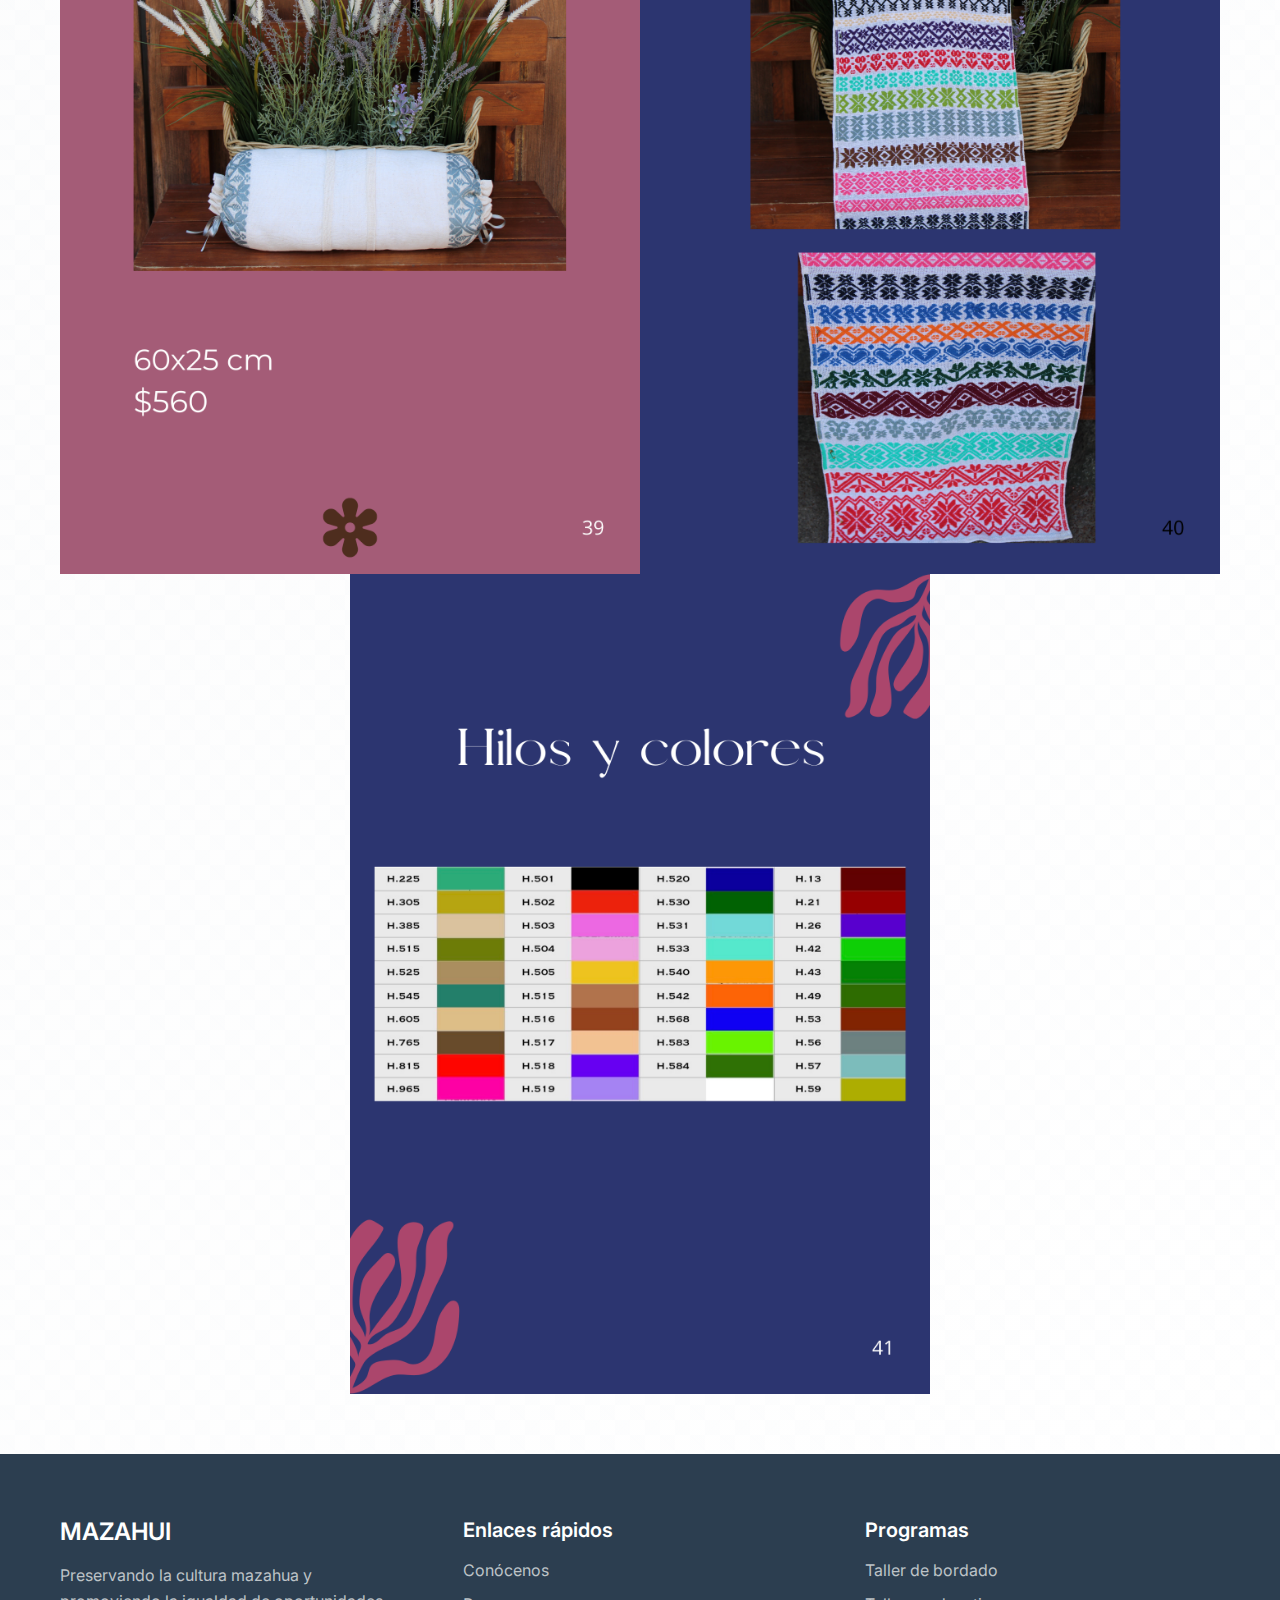
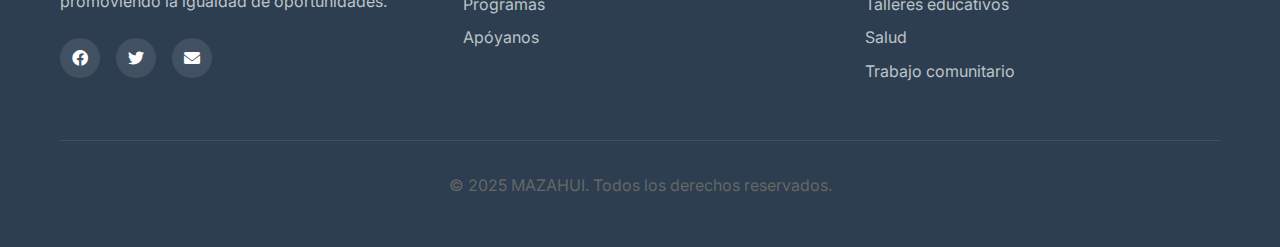
<file: catalogo.html>
<!DOCTYPE html>
<html lang="es">
<head>
    <meta charset="UTF-8">
    <meta name="viewport" content="width=device-width, initial-scale=1.0">
    <title>Catálogo - MAZAHUI | Preservando la Cultura Mazahua</title>
    <meta name="description" content="Catálogo de productos MAZAHUI.">
    <link rel="stylesheet" href="styles.css?v=2.0">
    <link href="https://fonts.googleapis.com/css2?family=Inter:wght@300;400;500;600;700&display=swap" rel="stylesheet">
    <link rel="stylesheet" href="https://cdnjs.cloudflare.com/ajax/libs/font-awesome/6.0.0/css/all.min.css">
</head>
<body>
    <!-- Header -->
    <header class="header">
        <nav class="nav">
            <div class="nav-container">
                <div class="logo">
                    <a href="index.html">
                        <img src="images/LOGO.png" alt="MAZAHUI" class="logo-img">
                    </a>
                </div>
                <ul class="nav-menu">
                    <li class="nav-item">
                        <a href="conocenos.html" class="nav-link">Conócenos</a>
                    </li>
                    <li class="nav-item dropdown">
                        <a href="#" class="nav-link">Programas <i class="fas fa-chevron-down"></i></a>
                        <ul class="dropdown-menu">
                            <li><a href="bordado.html">Taller de bordado</a></li>
                            <li><a href="educativos.html">Talleres educativos</a></li>
                            <li><a href="salud.html">Salud</a></li>
                            <li><a href="comunidad.html">Trabajo en la comunidad</a></li>
                        </ul>
                    </li>
                    <li class="nav-item">
                        <a href="apoyanos.html" class="nav-link">Apóyanos</a>
                    </li>
                    <li class="nav-item">
                        <a href="catalogo.html" class="nav-link active">Catálogo</a>
                    </li>
                    <li class="nav-item">
                        <a href="contacto.html" class="nav-link">Contáctanos</a>
                    </li>
                </ul>
                <div class="hamburger">
                    <span></span>
                    <span></span>
                    <span></span>
                </div>
            </div>
        </nav>
    </header>

    <!-- Main Content -->
    <main class="main-content">
        <section class="content-section bg-contact-form" style="padding-top: 120px;">
            <div class="container">
                <div class="section-header">
                    <h2>Catálogo</h2>
                </div>
                <div style="display: flex; flex-wrap: wrap; gap: 0; justify-content: center; align-items: flex-start; margin-top: 3rem; width: 100%;">
                    <img src="CATALOGO/9.png" alt="Catálogo 9" style="width: 50%; height: auto; object-fit: cover; display: block;">
                    <img src="CATALOGO/10.png" alt="Catálogo 10" style="width: 50%; height: auto; object-fit: cover; display: block;">
                    <img src="CATALOGO/11.png" alt="Catálogo 11" style="width: 50%; height: auto; object-fit: cover; display: block;">
                    <img src="CATALOGO/12.png" alt="Catálogo 12" style="width: 50%; height: auto; object-fit: cover; display: block;">
                    <img src="CATALOGO/13.png" alt="Catálogo 13" style="width: 50%; height: auto; object-fit: cover; display: block;">
                    <img src="CATALOGO/14.png" alt="Catálogo 14" style="width: 50%; height: auto; object-fit: cover; display: block;">
                    <img src="CATALOGO/15.png" alt="Catálogo 15" style="width: 50%; height: auto; object-fit: cover; display: block;">
                    <img src="CATALOGO/16.png" alt="Catálogo 16" style="width: 50%; height: auto; object-fit: cover; display: block;">
                    <img src="CATALOGO/17.png" alt="Catálogo 17" style="width: 50%; height: auto; object-fit: cover; display: block;">
                    <img src="CATALOGO/18.png" alt="Catálogo 18" style="width: 50%; height: auto; object-fit: cover; display: block;">
                    <img src="CATALOGO/19.png" alt="Catálogo 19" style="width: 50%; height: auto; object-fit: cover; display: block;">
                    <img src="CATALOGO/20.png" alt="Catálogo 20" style="width: 50%; height: auto; object-fit: cover; display: block;">
                    <img src="CATALOGO/21.png" alt="Catálogo 21" style="width: 50%; height: auto; object-fit: cover; display: block;">
                    <img src="CATALOGO/22.png" alt="Catálogo 22" style="width: 50%; height: auto; object-fit: cover; display: block;">
                    <img src="CATALOGO/23.png" alt="Catálogo 23" style="width: 50%; height: auto; object-fit: cover; display: block;">
                    <img src="CATALOGO/24.png" alt="Catálogo 24" style="width: 50%; height: auto; object-fit: cover; display: block;">
                    <img src="CATALOGO/25.png" alt="Catálogo 25" style="width: 50%; height: auto; object-fit: cover; display: block;">
                    <img src="CATALOGO/26.png" alt="Catálogo 26" style="width: 50%; height: auto; object-fit: cover; display: block;">
                    <img src="CATALOGO/27.png" alt="Catálogo 27" style="width: 50%; height: auto; object-fit: cover; display: block;">
                    <img src="CATALOGO/28.png" alt="Catálogo 28" style="width: 50%; height: auto; object-fit: cover; display: block;">
                    <img src="CATALOGO/29.png" alt="Catálogo 29" style="width: 50%; height: auto; object-fit: cover; display: block;">
                    <img src="CATALOGO/30.png" alt="Catálogo 30" style="width: 50%; height: auto; object-fit: cover; display: block;">
                    <img src="CATALOGO/31.png" alt="Catálogo 31" style="width: 50%; height: auto; object-fit: cover; display: block;">
                    <img src="CATALOGO/32.png" alt="Catálogo 32" style="width: 50%; height: auto; object-fit: cover; display: block;">
                    <img src="CATALOGO/33.png" alt="Catálogo 33" style="width: 50%; height: auto; object-fit: cover; display: block;">
                    <img src="CATALOGO/34.png" alt="Catálogo 34" style="width: 50%; height: auto; object-fit: cover; display: block;">
                    <img src="CATALOGO/35.png" alt="Catálogo 35" style="width: 50%; height: auto; object-fit: cover; display: block;">
                    <img src="CATALOGO/36.png" alt="Catálogo 36" style="width: 50%; height: auto; object-fit: cover; display: block;">
                    <img src="CATALOGO/37.png" alt="Catálogo 37" style="width: 50%; height: auto; object-fit: cover; display: block;">
                    <img src="CATALOGO/38.png" alt="Catálogo 38" style="width: 50%; height: auto; object-fit: cover; display: block;">
                    <img src="CATALOGO/39.png" alt="Catálogo 39" style="width: 50%; height: auto; object-fit: cover; display: block;">
                    <img src="CATALOGO/40.png" alt="Catálogo 40" style="width: 50%; height: auto; object-fit: cover; display: block;">
                    <img src="CATALOGO/41.png" alt="Catálogo 41" style="width: 50%; height: auto; object-fit: cover; display: block;">
                </div>
            </div>
        </section>
    </main>

    <!-- Footer -->
    <footer class="footer">
        <div class="container">
            <div class="footer-content">
                <div class="footer-section">
                    <h3>MAZAHUI</h3>
                    <p>Preservando la cultura mazahua y promoviendo la igualdad de oportunidades.</p>
                    <div class="social-links">
                        <a href="#"><i class="fab fa-facebook"></i></a>
                        <a href="#"><i class="fab fa-twitter"></i></a>
                        <a href="#"><i class="fas fa-envelope"></i></a>
                    </div>
                </div>
                <div class="footer-section">
                    <h4>Enlaces rápidos</h4>
                    <ul>
                        <li><a href="conocenos.html">Conócenos</a></li>
                        <li><a href="#">Programas</a></li>
                        <li><a href="apoyanos.html">Apóyanos</a></li>
                    </ul>
                </div>
                <div class="footer-section">
                    <h4>Programas</h4>
                    <ul>
                        <li><a href="bordado.html">Taller de bordado</a></li>
                        <li><a href="educativos.html">Talleres educativos</a></li>
                        <li><a href="salud.html">Salud</a></li>
                        <li><a href="comunidad.html">Trabajo comunitario</a></li>
                    </ul>
                </div>
            </div>
            <div class="footer-bottom">
                <p>&copy; 2025 MAZAHUI. Todos los derechos reservados.</p>
            </div>
        </div>
    </footer>

    <script src="script.js"></script>
</body>
</html>
</file>
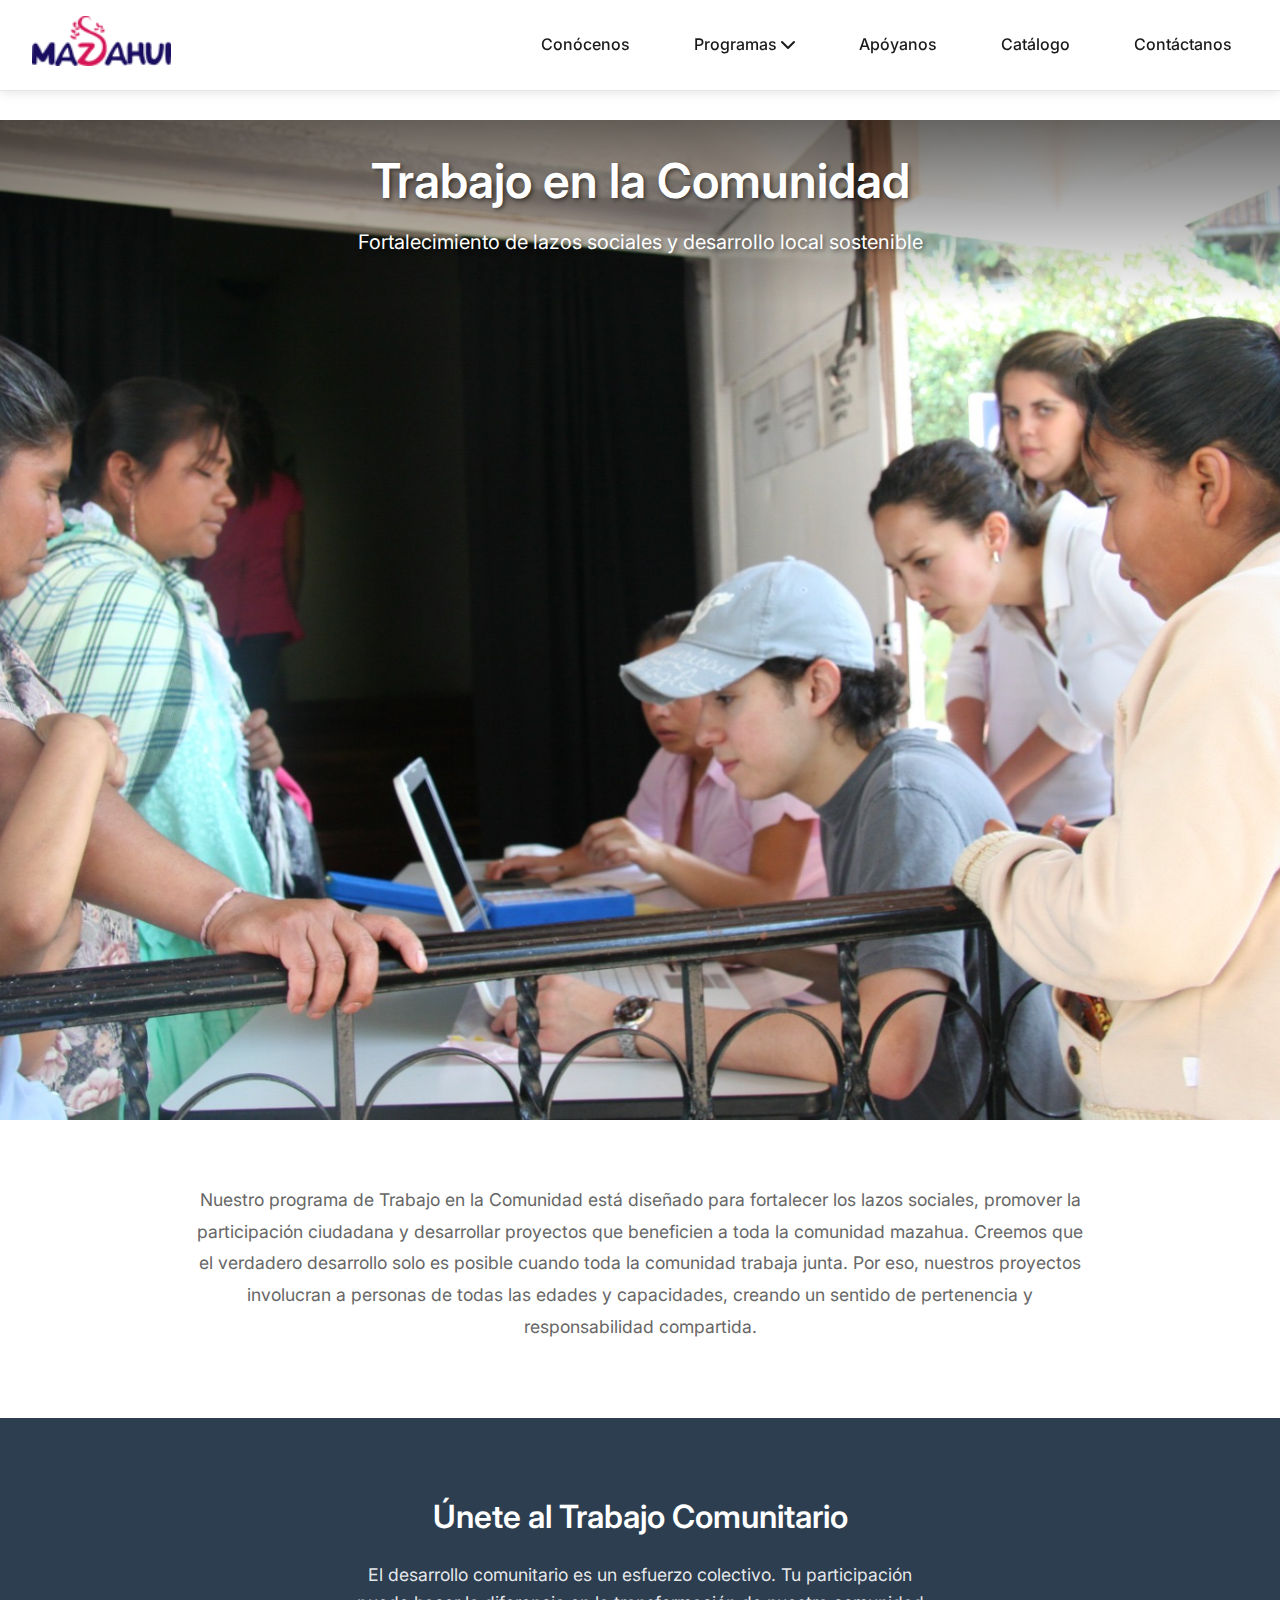
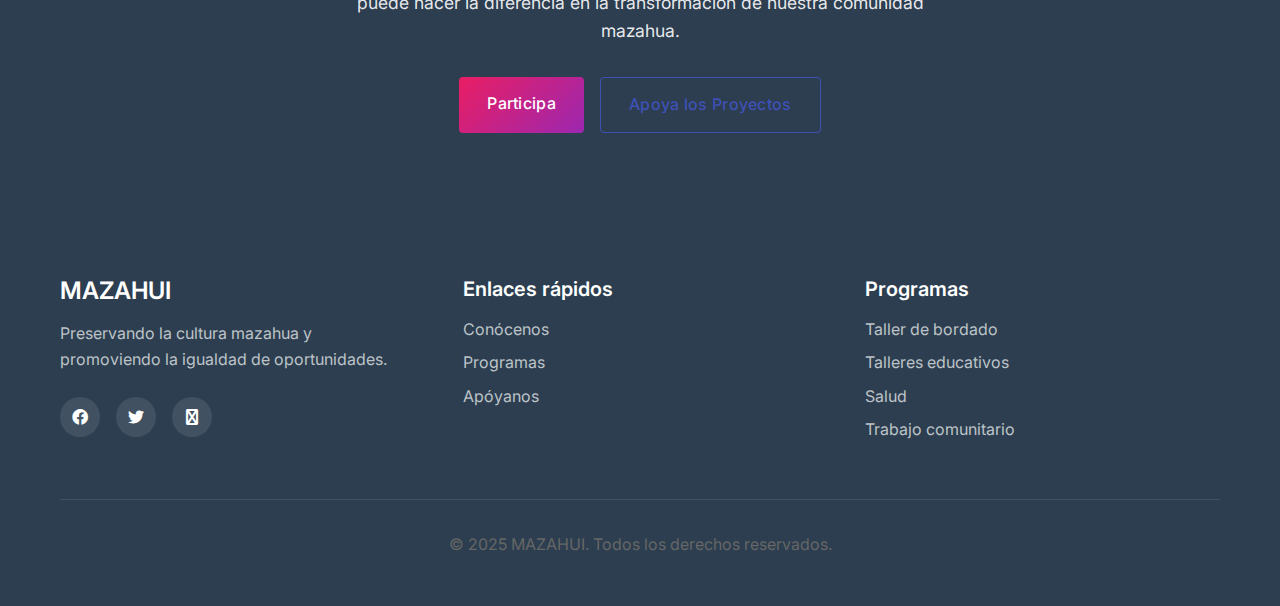
<file: comunidad.html>
<!DOCTYPE html>
<html lang="es">
<head>
    <meta charset="UTF-8">
    <meta name="viewport" content="width=device-width, initial-scale=1.0">
    <title>Trabajo en la Comunidad - MAZAHUI | Desarrollo Local Sostenible</title>
    <meta name="description" content="Conoce nuestros proyectos de trabajo comunitario que fortalecen los lazos sociales, promueven el desarrollo local y preservan la cultura mazahua.">
    <link rel="stylesheet" href="styles.css">
    <link href="https://fonts.googleapis.com/css2?family=Inter:wght@300;400;500;600;700&display=swap" rel="stylesheet">
    <link rel="stylesheet" href="https://cdnjs.cloudflare.com/ajax/libs/font-awesome/6.0.0/css/all.min.css">
</head>
<body>
    <!-- Header -->
    <header class="header">
        <nav class="nav">
            <div class="nav-container">
                <div class="logo">
                    <a href="index.html">
                        <img src="images/LOGO.png" alt="MAZAHUI" class="logo-img">
                    </a>
                </div>
                <ul class="nav-menu">
                    <li class="nav-item">
                        <a href="conocenos.html" class="nav-link">Conócenos</a>
                    </li>
                    <li class="nav-item dropdown">
                        <a href="#" class="nav-link">Programas <i class="fas fa-chevron-down"></i></a>
                        <ul class="dropdown-menu">
                            <li><a href="bordado.html">Taller de bordado</a></li>
                            <li><a href="educativos.html">Talleres educativos</a></li>
                            <li><a href="salud.html">Salud</a></li>
                            <li><a href="comunidad.html" class="active">Trabajo en la comunidad</a></li>
                        </ul>
                    </li>
                    <li class="nav-item">
                        <a href="apoyanos.html" class="nav-link">Apóyanos</a>
                    </li>
                    <li class="nav-item">
                        <a href="catalogo.html" class="nav-link">Catálogo</a>
                    </li>
                    <li class="nav-item">
                        <a href="contacto.html" class="nav-link">Contáctanos</a>
                    </li>
                </ul>
                <div class="hamburger">
                    <span></span>
                    <span></span>
                    <span></span>
                </div>
            </div>
        </nav>
    </header>

    <!-- Main Content -->
    <main class="main-content">
        <!-- Hero Section con imagen grande -->
        <section style="padding-top: 120px; padding-bottom: 0; position: relative;">
            <div style="position: relative; width: 100%; height: 1000px; margin-bottom: 4rem;">
                <img src="images/SS1.JPG" alt="Trabajo comunitario" style="width: 100%; height: 1000px; object-fit: cover; display: block;">
                <div style="position: absolute; top: 0; left: 0; right: 0; padding: 2rem; background: linear-gradient(to bottom, rgba(0,0,0,0.6), transparent);">
                    <div class="container">
                        <div style="text-align: center;">
                            <h1 style="font-size: 3rem; margin-bottom: 1rem; color: white; text-shadow: 2px 2px 4px rgba(0,0,0,0.5);">Trabajo en la Comunidad</h1>
                            <p style="font-size: 1.25rem; color: white; text-shadow: 2px 2px 4px rgba(0,0,0,0.5);">Fortalecimiento de lazos sociales y desarrollo local sostenible</p>
                        </div>
                    </div>
                </div>
            </div>
        </section>
        
        <!-- Descripción introductoria -->
        <section class="content-section" style="padding-top: 0; padding-bottom: 60px;">
            <div class="container">
                <div style="max-width: 900px; margin: 0 auto; text-align: center;">
                    <p style="font-size: 1.1rem; color: #666; line-height: 1.8;">Nuestro programa de Trabajo en la Comunidad está diseñado para fortalecer los lazos sociales, promover la participación ciudadana y desarrollar proyectos que beneficien a toda la comunidad mazahua. Creemos que el verdadero desarrollo solo es posible cuando toda la comunidad trabaja junta. Por eso, nuestros proyectos involucran a personas de todas las edades y capacidades, creando un sentido de pertenencia y responsabilidad compartida.</p>
                </div>
            </div>
        </section>

        <!-- CTA -->
        <section class="cta-section">
            <div class="container">
                <div class="cta-content">
                    <h2>Únete al Trabajo Comunitario</h2>
                    <p>El desarrollo comunitario es un esfuerzo colectivo. Tu participación puede hacer la diferencia en la transformación de nuestra comunidad mazahua.</p>
                    <div class="cta-buttons">
                        <a href="contacto.html" class="btn btn-primary">Participa</a>
                        <a href="apoyanos.html" class="btn btn-secondary">Apoya los Proyectos</a>
                    </div>
                </div>
            </div>
        </section>
    </main>

    <!-- Footer -->
    <footer class="footer">
        <div class="container">
            <div class="footer-content">
                <div class="footer-section">
                    <h3>MAZAHUI</h3>
                    <p>Preservando la cultura mazahua y promoviendo la igualdad de oportunidades.</p>
                    <div class="social-links">
                        <a href="#"><i class="fab fa-facebook"></i></a>
                        <a href="#"><i class="fab fa-twitter"></i></a>
                        <a href="#"><i class="fab fa-envelope"></i></a>
                    </div>
                </div>
                <div class="footer-section">
                    <h4>Enlaces rápidos</h4>
                    <ul>
                        <li><a href="conocenos.html">Conócenos</a></li>
                        <li><a href="#">Programas</a></li>
                        <li><a href="apoyanos.html">Apóyanos</a></li>
                    </ul>
                </div>
                <div class="footer-section">
                    <h4>Programas</h4>
                    <ul>
                        <li><a href="bordado.html">Taller de bordado</a></li>
                        <li><a href="educativos.html">Talleres educativos</a></li>
                        <li><a href="salud.html">Salud</a></li>
                        <li><a href="comunidad.html">Trabajo comunitario</a></li>
                    </ul>
                </div>
            </div>
            <div class="footer-bottom">
                <p>&copy; 2025 MAZAHUI. Todos los derechos reservados.</p>
            </div>
        </div>
    </footer>

    <script src="script.js"></script>
</body>
</html>
</file>
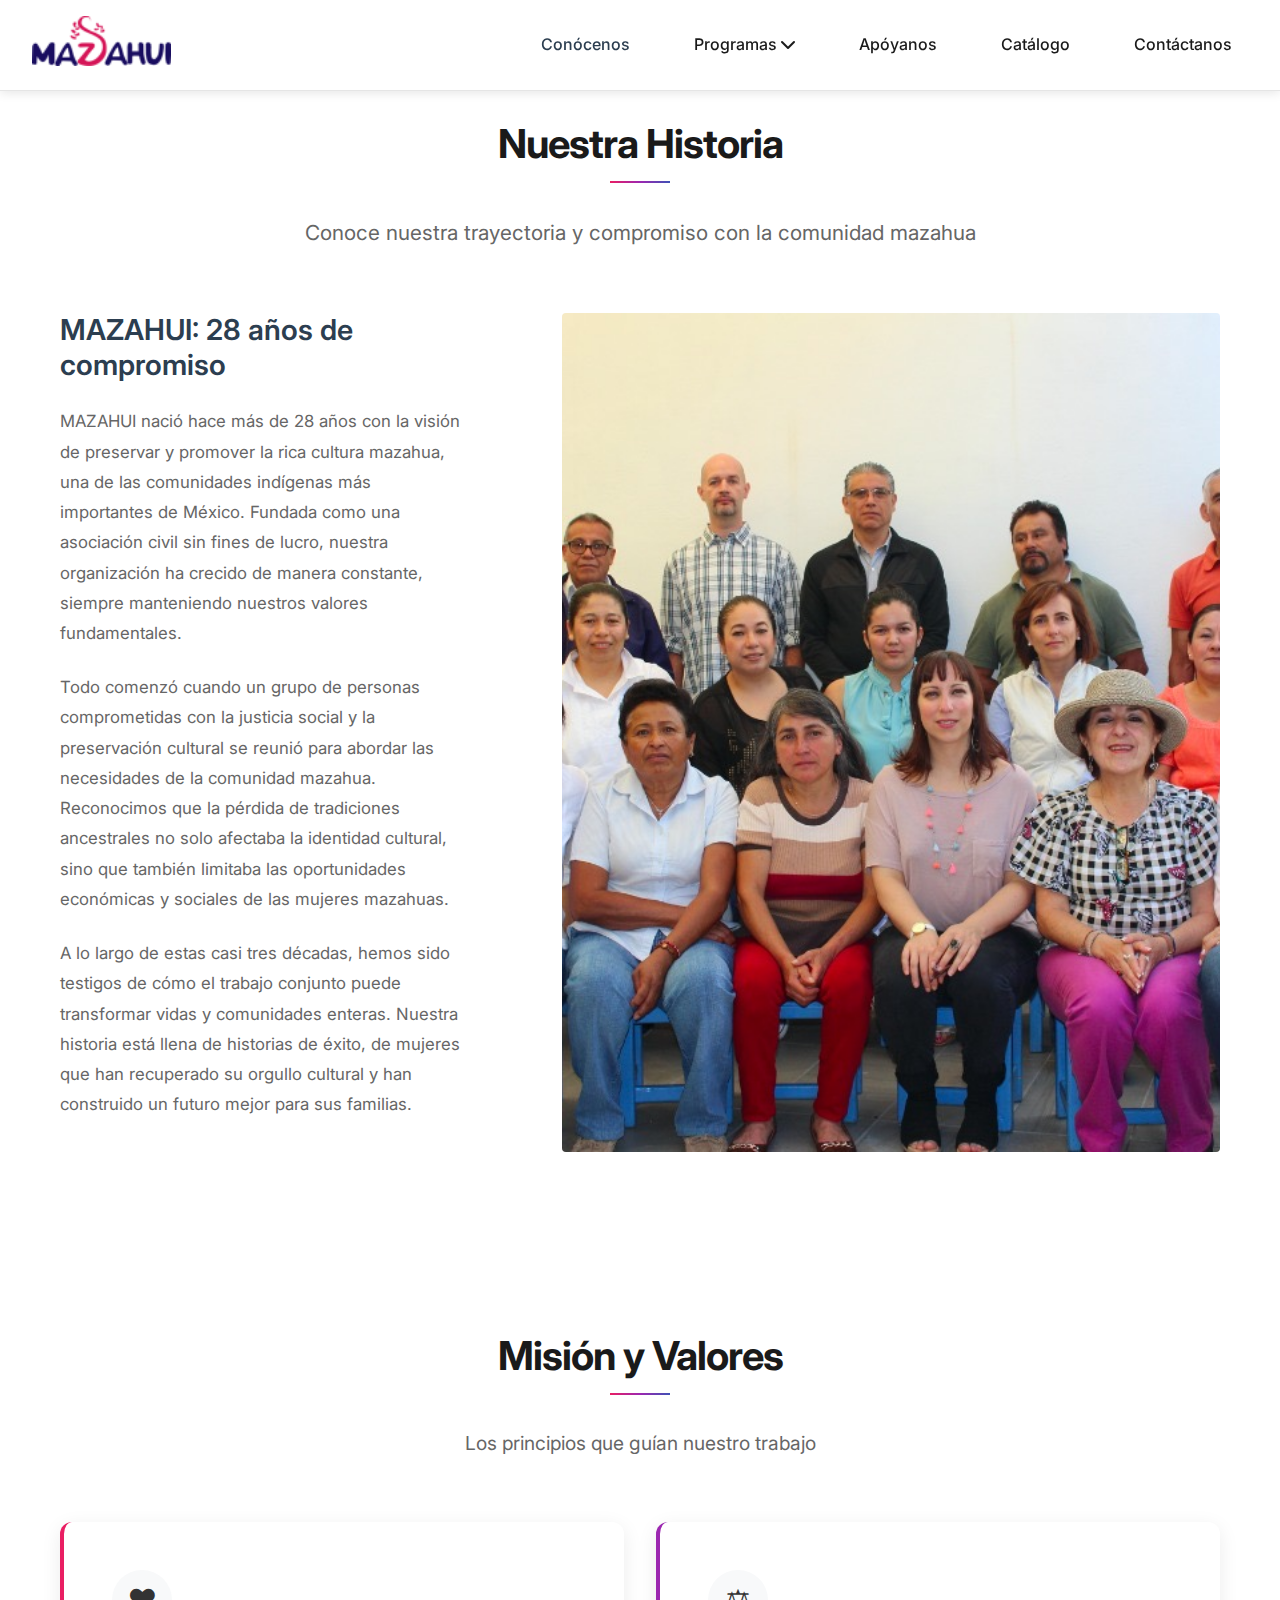
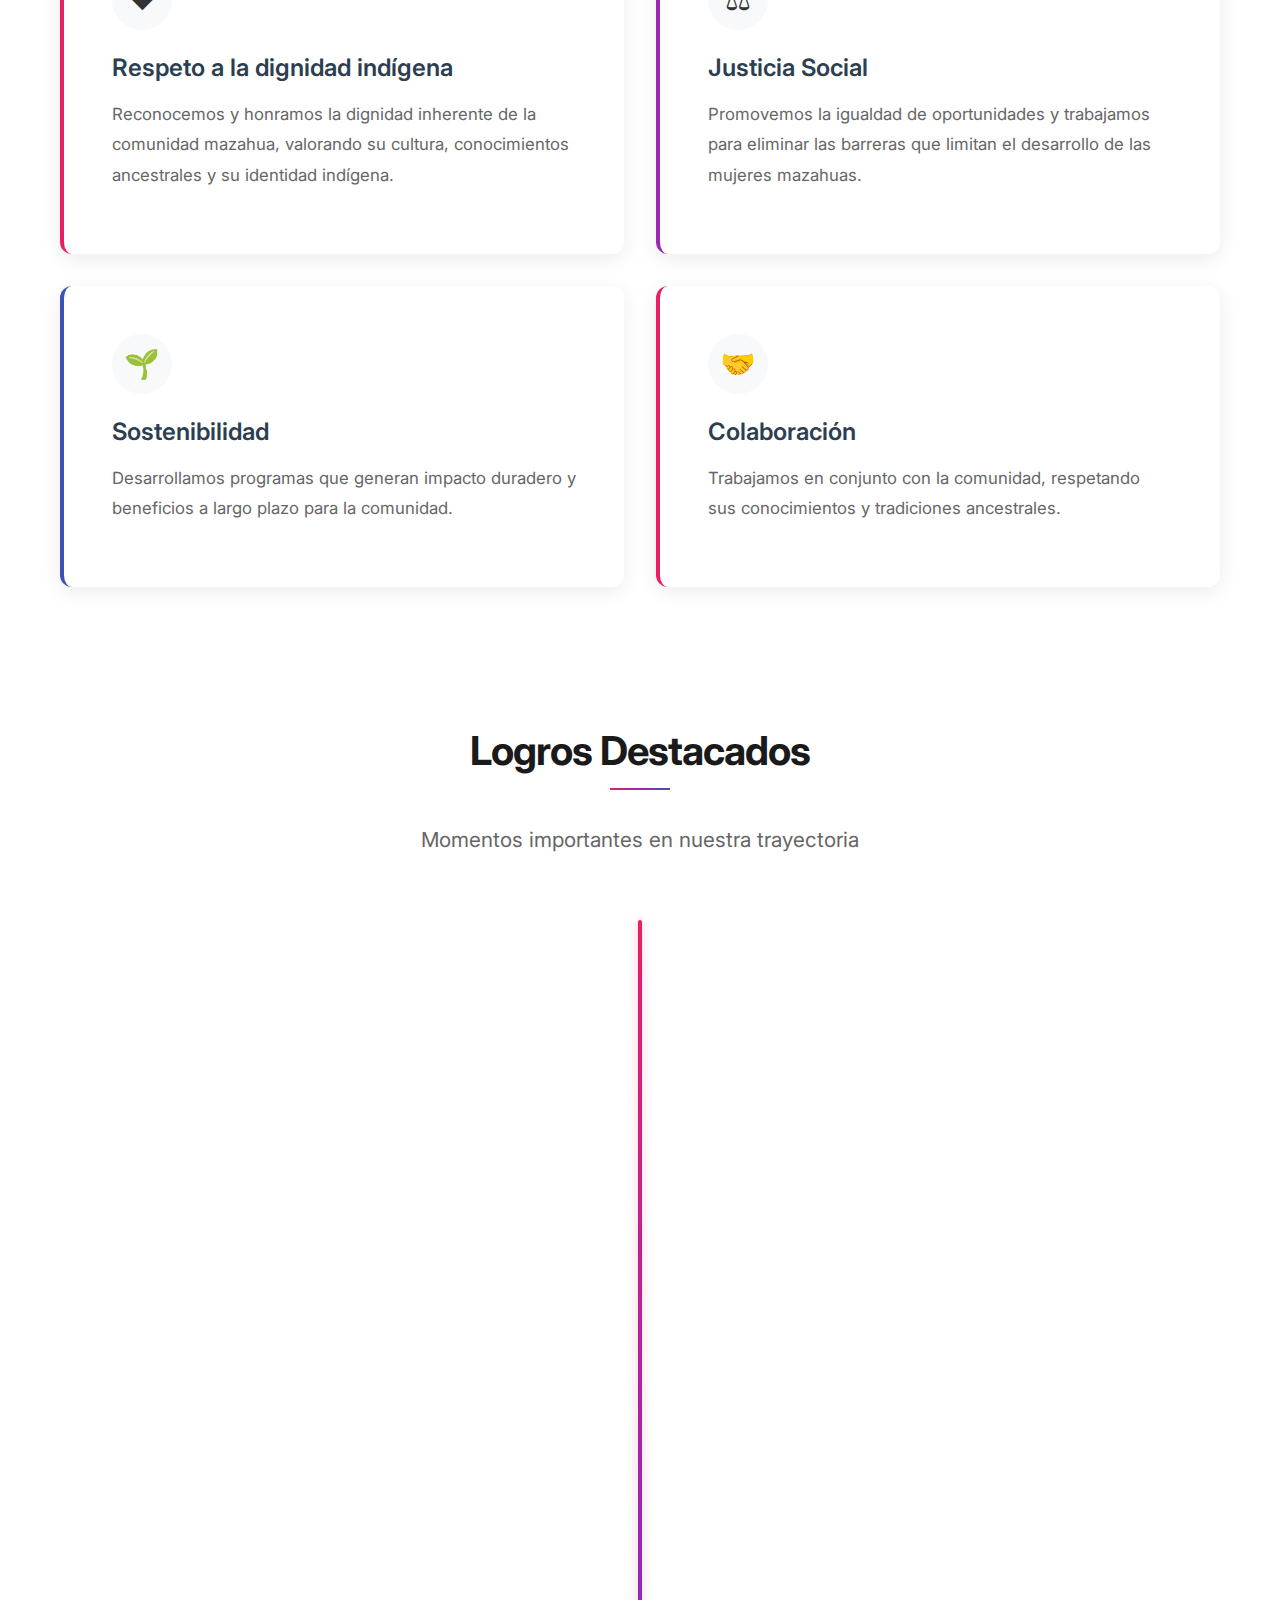
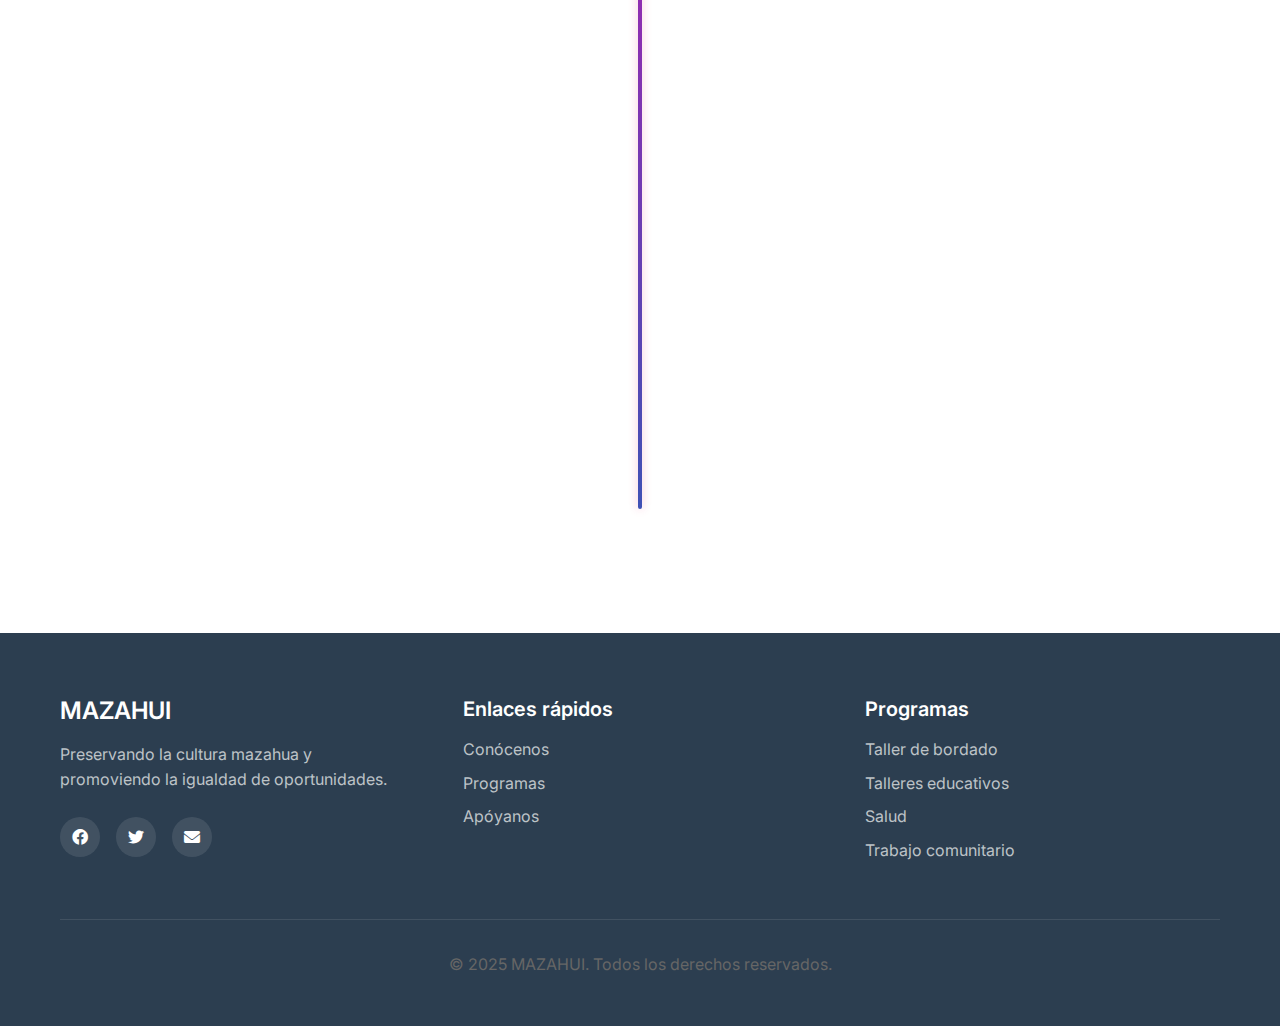
<file: conocenos.html>
<!DOCTYPE html>
<html lang="es">
<head>
    <meta charset="UTF-8">
    <meta name="viewport" content="width=device-width, initial-scale=1.0">
    <title>Conócenos - MAZAHUI | Nuestra Historia y Misión</title>
    <meta name="description" content="Descubre la historia de MAZAHUI, una asociación civil sin fines de lucro dedicada a preservar la cultura mazahua y promover la igualdad de oportunidades.">
    <link rel="stylesheet" href="styles.css">
    <link href="https://fonts.googleapis.com/css2?family=Inter:wght@300;400;500;600;700&display=swap" rel="stylesheet">
    <link rel="stylesheet" href="https://cdnjs.cloudflare.com/ajax/libs/font-awesome/6.0.0/css/all.min.css">
</head>
<body>
    <!-- Header -->
    <header class="header">
        <nav class="nav">
            <div class="nav-container">
                <div class="logo">
                    <a href="index.html">
                        <img src="images/LOGO.png" alt="MAZAHUI" class="logo-img">
                    </a>
                </div>
                <ul class="nav-menu">
                    <li class="nav-item">
                        <a href="conocenos.html" class="nav-link active">Conócenos</a>
                    </li>
                    <li class="nav-item dropdown">
                        <a href="#" class="nav-link">Programas <i class="fas fa-chevron-down"></i></a>
                        <ul class="dropdown-menu">
                            <li><a href="bordado.html">Taller de bordado</a></li>
                            <li><a href="educativos.html">Talleres educativos</a></li>
                            <li><a href="salud.html">Salud</a></li>
                            <li><a href="comunidad.html">Trabajo en la comunidad</a></li>
                        </ul>
                    </li>
                    <li class="nav-item">
                        <a href="apoyanos.html" class="nav-link">Apóyanos</a>
                    </li>
                    <li class="nav-item">
                        <a href="catalogo.html" class="nav-link">Catálogo</a>
                    </li>
                    <li class="nav-item">
                        <a href="contacto.html" class="nav-link">Contáctanos</a>
                    </li>
                </ul>
                <div class="hamburger">
                    <span></span>
                    <span></span>
                    <span></span>
                </div>
            </div>
        </nav>
    </header>

    <!-- Main Content -->
    <main class="main-content">
        <!-- Historia Section -->
        <section id="historia" class="section bg-support" style="padding-top: 120px;">
            <div class="container">
                <div class="section-header">
                    <h2>Nuestra Historia</h2>
                    <p>Conoce nuestra trayectoria y compromiso con la comunidad mazahua</p>
                </div>
                <div class="support-content">
                    <div class="support-text">
                        <h3 style="margin-bottom: 1.5rem; font-size: 1.8rem; color: #2c3e50;">MAZAHUI: 28 años de compromiso</h3>
                        <p style="margin-bottom: 1.5rem; color: #666; line-height: 1.8; font-size: 1.05rem;">MAZAHUI nació hace más de 28 años con la visión de preservar y promover la rica cultura mazahua, una de las comunidades indígenas más importantes de México. Fundada como una asociación civil sin fines de lucro, nuestra organización ha crecido de manera constante, siempre manteniendo nuestros valores fundamentales.</p>
                        <p style="margin-bottom: 1.5rem; color: #666; line-height: 1.8; font-size: 1.05rem;">Todo comenzó cuando un grupo de personas comprometidas con la justicia social y la preservación cultural se reunió para abordar las necesidades de la comunidad mazahua. Reconocimos que la pérdida de tradiciones ancestrales no solo afectaba la identidad cultural, sino que también limitaba las oportunidades económicas y sociales de las mujeres mazahuas.</p>
                        <p style="color: #666; line-height: 1.8; font-size: 1.05rem;">A lo largo de estas casi tres décadas, hemos sido testigos de cómo el trabajo conjunto puede transformar vidas y comunidades enteras. Nuestra historia está llena de historias de éxito, de mujeres que han recuperado su orgullo cultural y han construido un futuro mejor para sus familias.</p>
                    </div>
                    <div class="support-image">
                        <div class="image-placeholder">
                            <img src="images/EQUIPO.JPG" alt="Equipo MAZAHUI">
                        </div>
                    </div>
                </div>
            </div>
        </section>

        <div class="container">
            <!-- Misión y Valores Section -->
            <section class="content-section bg-light" style="padding-top: 80px; padding-bottom: 80px;">
                <div class="container">
                    <div class="section-header" style="margin-bottom: 4rem;">
                        <h2 style="font-size: 2.5rem; margin-bottom: 1rem;">Misión y Valores</h2>
                        <p style="font-size: 1.2rem; color: #666;">Los principios que guían nuestro trabajo</p>
                    </div>
                    <div style="display: grid; grid-template-columns: repeat(2, 1fr); gap: 2rem;">
                        <div style="background: white; border-radius: 12px; padding: 3rem; border-left: 4px solid #E91E63; box-shadow: 0 5px 20px rgba(0,0,0,0.08); transition: transform 0.3s ease, box-shadow 0.3s ease; min-height: 280px; display: flex; flex-direction: column;">
                            <div style="width: 60px; height: 60px; background: #f8f9fa; border-radius: 50%; display: flex; align-items: center; justify-content: center; margin-bottom: 1.5rem;">
                                <div style="font-size: 1.8rem;">❤</div>
                            </div>
                            <h3 style="font-size: 1.5rem; margin-bottom: 1rem; color: #2c3e50; font-weight: 600;">Respeto a la dignidad indígena</h3>
                            <p style="color: #666; line-height: 1.8; font-size: 1.05rem; flex: 1;">Reconocemos y honramos la dignidad inherente de la comunidad mazahua, valorando su cultura, conocimientos ancestrales y su identidad indígena.</p>
                        </div>
                        <div style="background: white; border-radius: 12px; padding: 3rem; border-left: 4px solid #9C27B0; box-shadow: 0 5px 20px rgba(0,0,0,0.08); transition: transform 0.3s ease, box-shadow 0.3s ease; min-height: 280px; display: flex; flex-direction: column;">
                            <div style="width: 60px; height: 60px; background: #f8f9fa; border-radius: 50%; display: flex; align-items: center; justify-content: center; margin-bottom: 1.5rem;">
                                <div style="font-size: 1.8rem;">⚖</div>
                            </div>
                            <h3 style="font-size: 1.5rem; margin-bottom: 1rem; color: #2c3e50; font-weight: 600;">Justicia Social</h3>
                            <p style="color: #666; line-height: 1.8; font-size: 1.05rem; flex: 1;">Promovemos la igualdad de oportunidades y trabajamos para eliminar las barreras que limitan el desarrollo de las mujeres mazahuas.</p>
                        </div>
                        <div style="background: white; border-radius: 12px; padding: 3rem; border-left: 4px solid #3F51B5; box-shadow: 0 5px 20px rgba(0,0,0,0.08); transition: transform 0.3s ease, box-shadow 0.3s ease; min-height: 280px; display: flex; flex-direction: column;">
                            <div style="width: 60px; height: 60px; background: #f8f9fa; border-radius: 50%; display: flex; align-items: center; justify-content: center; margin-bottom: 1.5rem;">
                                <div style="font-size: 1.8rem;">🌱</div>
                            </div>
                            <h3 style="font-size: 1.5rem; margin-bottom: 1rem; color: #2c3e50; font-weight: 600;">Sostenibilidad</h3>
                            <p style="color: #666; line-height: 1.8; font-size: 1.05rem; flex: 1;">Desarrollamos programas que generan impacto duradero y beneficios a largo plazo para la comunidad.</p>
                        </div>
                        <div style="background: white; border-radius: 12px; padding: 3rem; border-left: 4px solid #E91E63; box-shadow: 0 5px 20px rgba(0,0,0,0.08); transition: transform 0.3s ease, box-shadow 0.3s ease; min-height: 280px; display: flex; flex-direction: column;">
                            <div style="width: 60px; height: 60px; background: #f8f9fa; border-radius: 50%; display: flex; align-items: center; justify-content: center; margin-bottom: 1.5rem;">
                                <div style="font-size: 1.8rem;">🤝</div>
                            </div>
                            <h3 style="font-size: 1.5rem; margin-bottom: 1rem; color: #2c3e50; font-weight: 600;">Colaboración</h3>
                            <p style="color: #666; line-height: 1.8; font-size: 1.05rem; flex: 1;">Trabajamos en conjunto con la comunidad, respetando sus conocimientos y tradiciones ancestrales.</p>
                        </div>
                    </div>
                </div>
            </section>

            <!-- Logros Section -->
            <section class="content-section bg-light">
                <div class="container">
                    <div class="section-header">
                        <h2>Logros Destacados</h2>
                        <p>Momentos importantes en nuestra trayectoria</p>
                    </div>
                    <div class="timeline">
                        <div class="timeline-item">
                            <div class="timeline-year">1995</div>
                            <div class="timeline-content">
                                <h4>Inicio de trabajo</h4>
                                <p>Comienza el trabajo de la asociación con el objetivo de preservar la cultura mazahua y promover el desarrollo comunitario.</p>
                            </div>
                        </div>
                        <div class="timeline-item">
                            <div class="timeline-year">1997</div>
                            <div class="timeline-content">
                                <h4>Primer taller de bordado</h4>
                                <p>Se establece el primer taller productivo de bordado, beneficiando a mujeres de la comunidad.</p>
                            </div>
                        </div>
                        <div class="timeline-item">
                            <div class="timeline-year">2002</div>
                            <div class="timeline-content">
                                <h4>Apertura de la tienda</h4>
                                <p>Se inaugura la tienda para comercializar las artesanías y generar ingresos sostenibles.</p>
                            </div>
                        </div>
                        <div class="timeline-item">
                            <div class="timeline-year">2010</div>
                            <div class="timeline-content">
                                <h4>Expansión de Programas</h4>
                                <p>Se implementan talleres educativos y programas de salud comunitaria.</p>
                            </div>
                        </div>
                        <div class="timeline-item">
                            <div class="timeline-year">2025</div>
                            <div class="timeline-content">
                                <h4>28 Años de Impacto</h4>
                                <p>Celebramos casi tres décadas de trabajo, habiendo beneficiado a más de 1000 mujeres mazahuas y sus familias.</p>
                            </div>
                        </div>
                    </div>
                </div>
            </section>

        </div>
    </main>

    <!-- Footer -->
    <footer class="footer">
        <div class="container">
            <div class="footer-content">
                <div class="footer-section">
                    <h3>MAZAHUI</h3>
                    <p>Preservando la cultura mazahua y promoviendo la igualdad de oportunidades.</p>
                    <div class="social-links">
                        <a href="#"><i class="fab fa-facebook"></i></a>
                        <a href="#"><i class="fab fa-twitter"></i></a>
                        <a href="#"><i class="fas fa-envelope"></i></a>
                    </div>
                </div>
                <div class="footer-section">
                    <h4>Enlaces rápidos</h4>
                    <ul>
                        <li><a href="conocenos.html">Conócenos</a></li>
                        <li><a href="#">Programas</a></li>
                        <li><a href="apoyanos.html">Apóyanos</a></li>
                    </ul>
                </div>
                <div class="footer-section">
                    <h4>Programas</h4>
                    <ul>
                        <li><a href="bordado.html">Taller de bordado</a></li>
                        <li><a href="educativos.html">Talleres educativos</a></li>
                        <li><a href="salud.html">Salud</a></li>
                        <li><a href="comunidad.html">Trabajo comunitario</a></li>
                    </ul>
                </div>
            </div>
            <div class="footer-bottom">
                <p>&copy; 2025 MAZAHUI. Todos los derechos reservados.</p>
            </div>
        </div>
    </footer>

    <script src="script.js"></script>
</body>
</html>
</file>
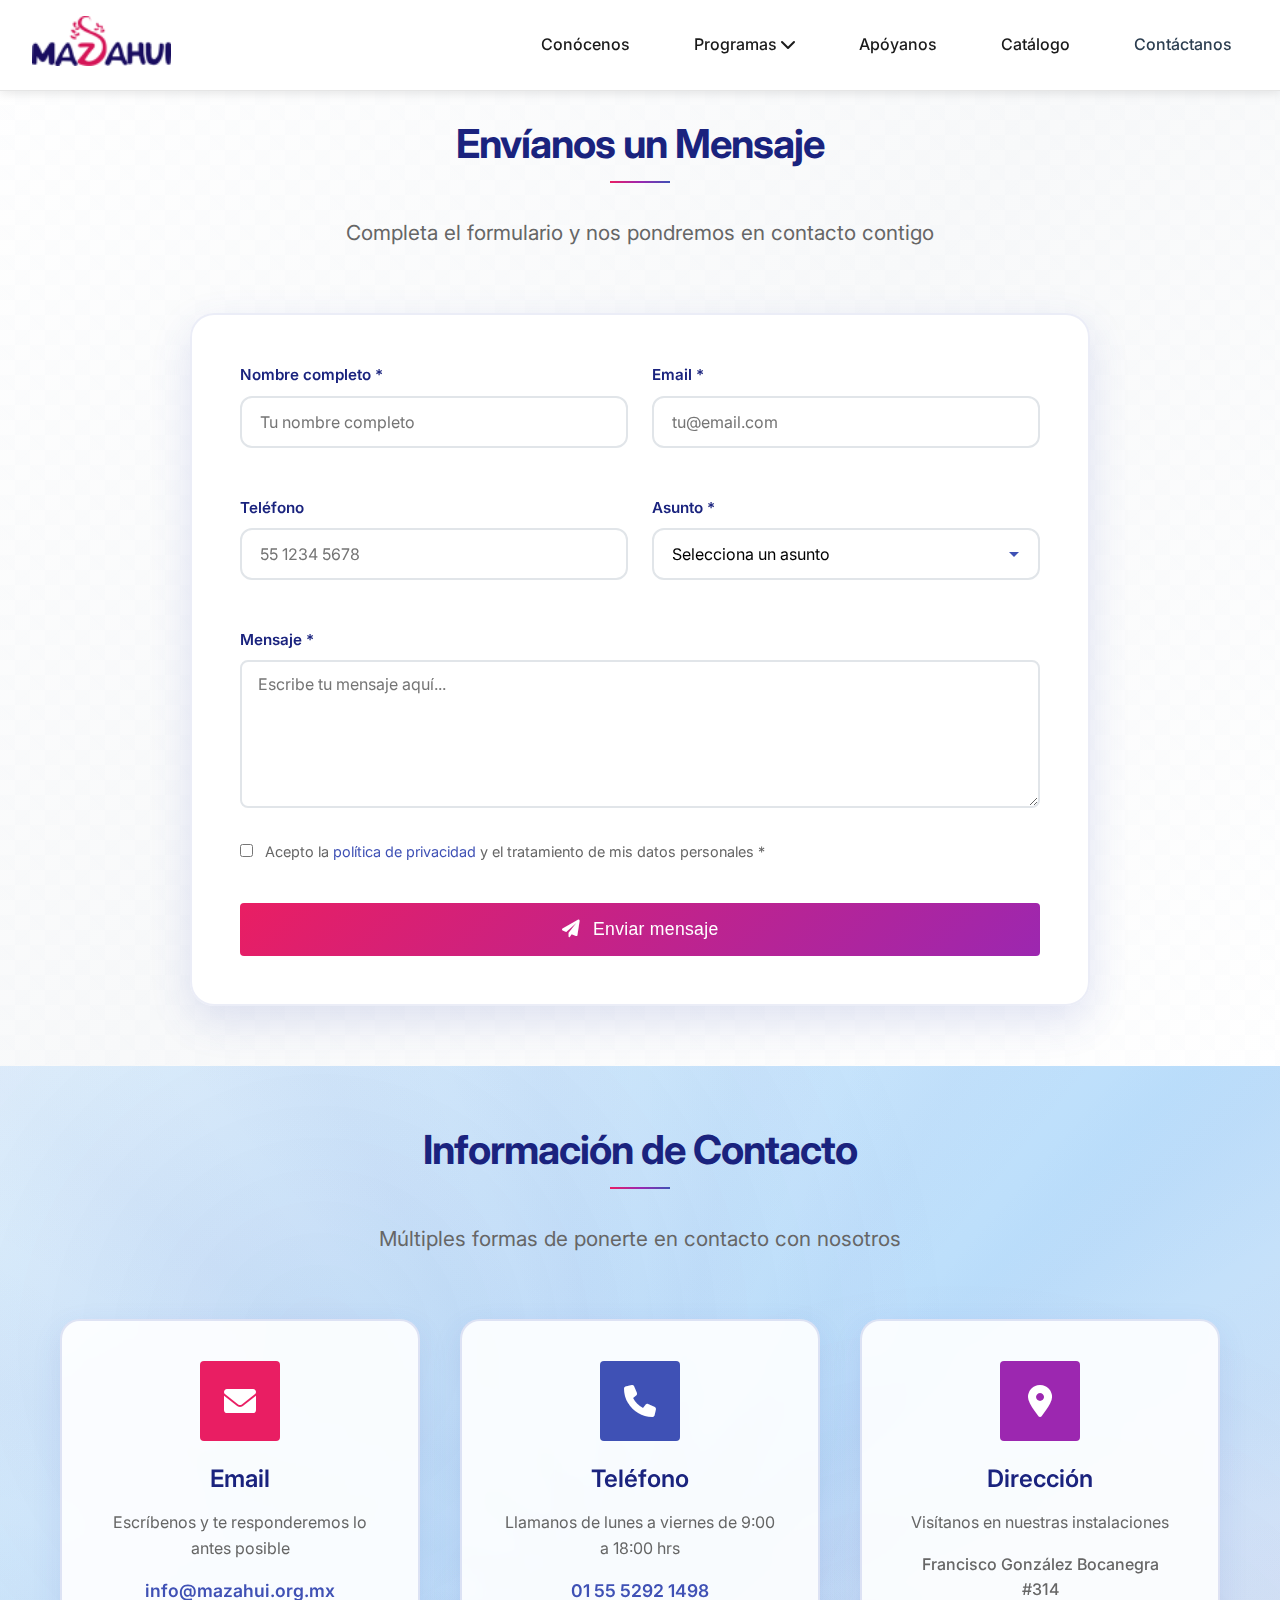
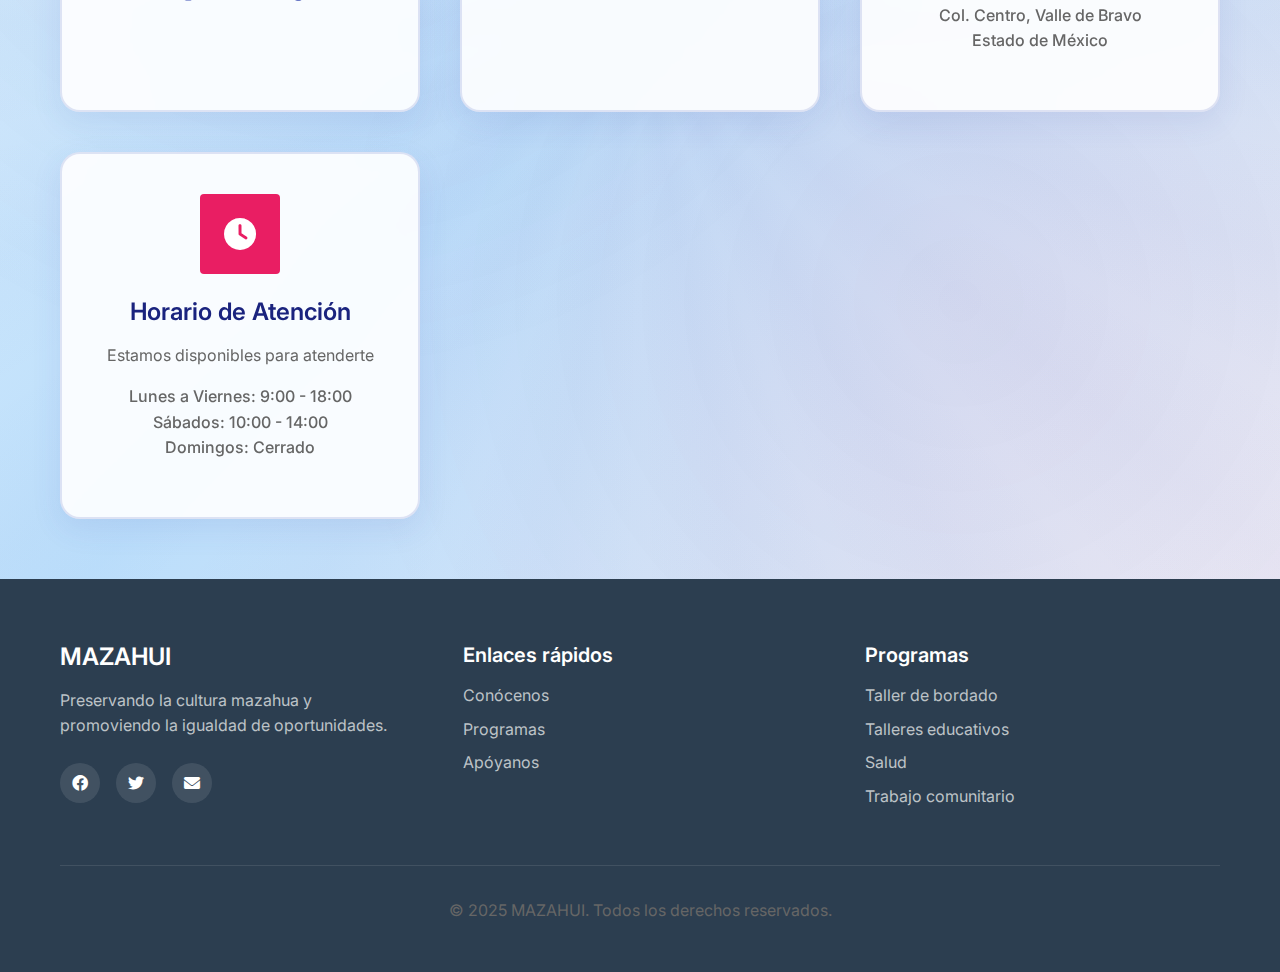
<file: contacto.html>
<!DOCTYPE html>
<html lang="es">
<head>
    <meta charset="UTF-8">
    <meta name="viewport" content="width=device-width, initial-scale=1.0">
    <title>Contáctanos - MAZAHUI | Preservando la Cultura Mazahua</title>
    <meta name="description" content="Ponte en contacto con MAZAHUI. Estamos aquí para ayudarte y responder todas tus preguntas sobre nuestros programas y cómo puedes apoyar.">
    <link rel="stylesheet" href="styles.css?v=2.0">
    <link href="https://fonts.googleapis.com/css2?family=Inter:wght@300;400;500;600;700&display=swap" rel="stylesheet">
    <link rel="stylesheet" href="https://cdnjs.cloudflare.com/ajax/libs/font-awesome/6.0.0/css/all.min.css">
</head>
<body>
    <!-- Header -->
    <header class="header">
        <nav class="nav">
            <div class="nav-container">
                <div class="logo">
                    <a href="index.html">
                        <img src="images/LOGO.png" alt="MAZAHUI" class="logo-img">
                    </a>
                </div>
                <ul class="nav-menu">
                    <li class="nav-item">
                        <a href="conocenos.html" class="nav-link">Conócenos</a>
                    </li>
                    <li class="nav-item dropdown">
                        <a href="#" class="nav-link">Programas <i class="fas fa-chevron-down"></i></a>
                        <ul class="dropdown-menu">
                            <li><a href="bordado.html">Taller de bordado</a></li>
                            <li><a href="educativos.html">Talleres educativos</a></li>
                            <li><a href="salud.html">Salud</a></li>
                            <li><a href="comunidad.html">Trabajo en la comunidad</a></li>
                        </ul>
                    </li>
                    <li class="nav-item">
                        <a href="apoyanos.html" class="nav-link">Apóyanos</a>
                    </li>
                    <li class="nav-item">
                        <a href="catalogo.html" class="nav-link">Catálogo</a>
                    </li>
                    <li class="nav-item">
                        <a href="contacto.html" class="nav-link active">Contáctanos</a>
                    </li>
                </ul>
                <div class="hamburger">
                    <span></span>
                    <span></span>
                    <span></span>
                </div>
            </div>
        </nav>
    </header>

    <!-- Main Content -->
    <main class="main-content">
        <!-- Contact Form Section -->
        <section class="content-section bg-contact-form" style="padding-top: 120px;">
            <div class="container">
                <div class="section-header">
                    <h2>Envíanos un Mensaje</h2>
                    <p>Completa el formulario y nos pondremos en contacto contigo</p>
                </div>
                
                <div class="contact-form-wrapper">
                    <div class="contact-form-container">
                        <form id="contactForm" class="contact-form-main">
                            <div class="form-row">
                                <div class="form-group">
                                    <label for="nombre">Nombre completo *</label>
                                    <input type="text" id="nombre" name="nombre" placeholder="Tu nombre completo" required>
                                </div>
                                
                                <div class="form-group">
                                    <label for="email">Email *</label>
                                    <input type="email" id="email" name="email" placeholder="tu@email.com" required>
                                </div>
                            </div>
                            
                            <div class="form-row">
                                <div class="form-group">
                                    <label for="telefono">Teléfono</label>
                                    <input type="tel" id="telefono" name="telefono" placeholder="55 1234 5678">
                                </div>
                                
                                <div class="form-group">
                                    <label for="asunto">Asunto *</label>
                                    <select id="asunto" name="asunto" required>
                                        <option value="">Selecciona un asunto</option>
                                        <option value="informacion">Información general</option>
                                        <option value="programas">Información sobre programas</option>
                                        <option value="donaciones">Donaciones</option>
                                        <option value="voluntariado">Voluntariado</option>
                                        <option value="tienda">Consulta sobre tienda</option>
                                        <option value="otro">Otro</option>
                                    </select>
                                </div>
                            </div>
                            
                            <div class="form-group">
                                <label for="mensaje">Mensaje *</label>
                                <textarea id="mensaje" name="mensaje" rows="6" placeholder="Escribe tu mensaje aquí..." required></textarea>
                            </div>
                            
                            <div class="form-group checkbox-group">
                                <input type="checkbox" id="privacidad" name="privacidad" required>
                                <label for="privacidad">Acepto la <a href="#">política de privacidad</a> y el tratamiento de mis datos personales *</label>
                            </div>
                            
                            <button type="submit" class="btn btn-primary btn-submit">
                                <i class="fas fa-paper-plane"></i> Enviar mensaje
                            </button>
                        </form>
                    </div>
                </div>
            </div>
        </section>

        <!-- Contact Information Section -->
        <section class="content-section bg-contact-info">
            <div class="container">
                <div class="section-header">
                    <h2>Información de Contacto</h2>
                    <p>Múltiples formas de ponerte en contacto con nosotros</p>
                </div>
                
                <div class="contact-info-grid">
                    <div class="contact-info-card">
                        <div class="contact-info-icon">
                            <i class="fas fa-envelope"></i>
                        </div>
                        <h3>Email</h3>
                        <p>Escríbenos y te responderemos lo antes posible</p>
                        <a href="mailto:info@mazahui.org.mx" class="contact-link">info@mazahui.org.mx</a>
                    </div>
                    
                    <div class="contact-info-card">
                        <div class="contact-info-icon">
                            <i class="fas fa-phone"></i>
                        </div>
                        <h3>Teléfono</h3>
                        <p>Llamanos de lunes a viernes de 9:00 a 18:00 hrs</p>
                        <a href="tel:+525552921498" class="contact-link">01 55 5292 1498</a>
                    </div>
                    
                    <div class="contact-info-card">
                        <div class="contact-info-icon">
                            <i class="fas fa-map-marker-alt"></i>
                        </div>
                        <h3>Dirección</h3>
                        <p>Visítanos en nuestras instalaciones</p>
                        <p class="contact-address">Francisco González Bocanegra #314<br>Col. Centro, Valle de Bravo<br>Estado de México</p>
                    </div>
                    
                    <div class="contact-info-card">
                        <div class="contact-info-icon">
                            <i class="fas fa-clock"></i>
                        </div>
                        <h3>Horario de Atención</h3>
                        <p>Estamos disponibles para atenderte</p>
                        <p class="contact-schedule">Lunes a Viernes: 9:00 - 18:00<br>Sábados: 10:00 - 14:00<br>Domingos: Cerrado</p>
                    </div>
                </div>
            </div>
        </section>
    </main>

    <!-- Footer -->
    <footer class="footer">
        <div class="container">
            <div class="footer-content">
                <div class="footer-section">
                    <h3>MAZAHUI</h3>
                    <p>Preservando la cultura mazahua y promoviendo la igualdad de oportunidades.</p>
                    <div class="social-links">
                        <a href="#"><i class="fab fa-facebook"></i></a>
                        <a href="#"><i class="fab fa-twitter"></i></a>
                        <a href="#"><i class="fas fa-envelope"></i></a>
                    </div>
                </div>
                <div class="footer-section">
                    <h4>Enlaces rápidos</h4>
                    <ul>
                        <li><a href="conocenos.html">Conócenos</a></li>
                        <li><a href="#">Programas</a></li>
                        <li><a href="apoyanos.html">Apóyanos</a></li>
                    </ul>
                </div>
                <div class="footer-section">
                    <h4>Programas</h4>
                    <ul>
                        <li><a href="bordado.html">Taller de bordado</a></li>
                        <li><a href="educativos.html">Talleres educativos</a></li>
                        <li><a href="salud.html">Salud</a></li>
                        <li><a href="comunidad.html">Trabajo comunitario</a></li>
                    </ul>
                </div>
            </div>
            <div class="footer-bottom">
                <p>&copy; 2025 MAZAHUI. Todos los derechos reservados.</p>
            </div>
        </div>
    </footer>

    <script src="script.js"></script>
</body>
</html>
</file>
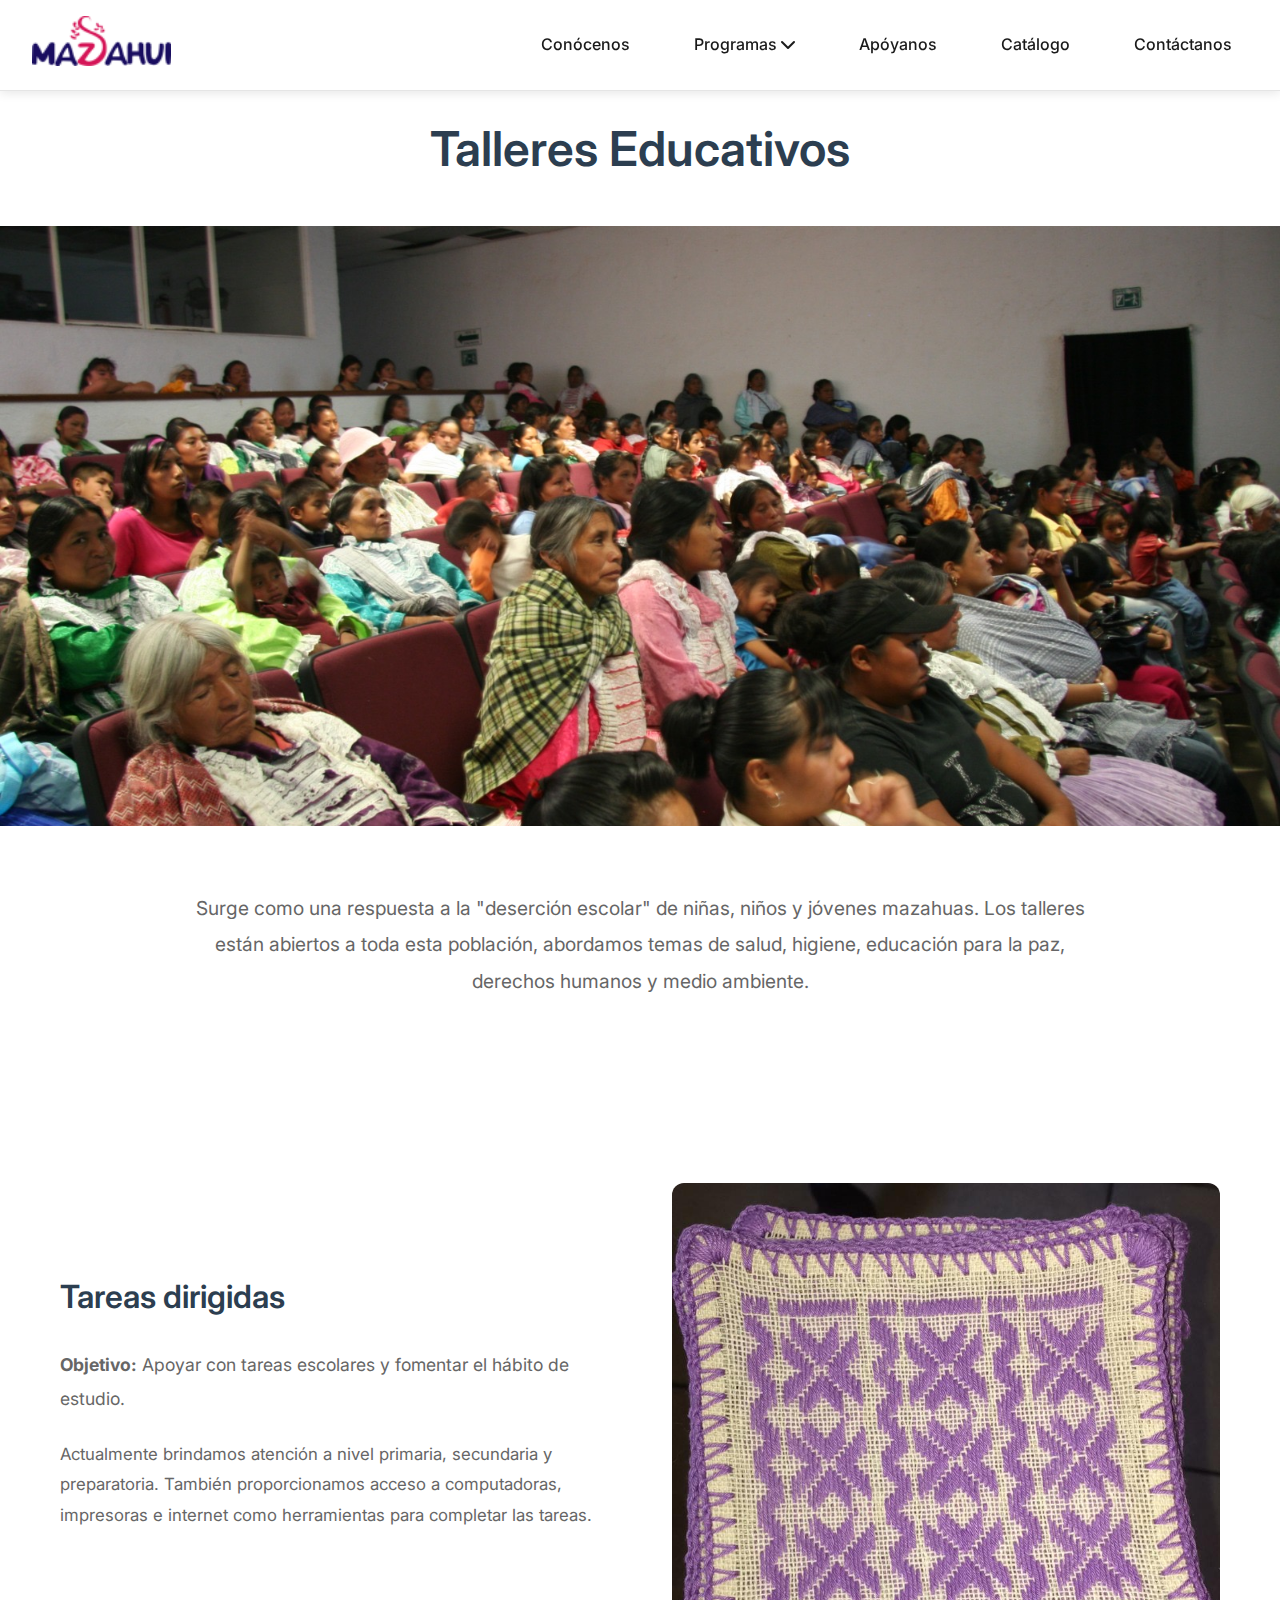
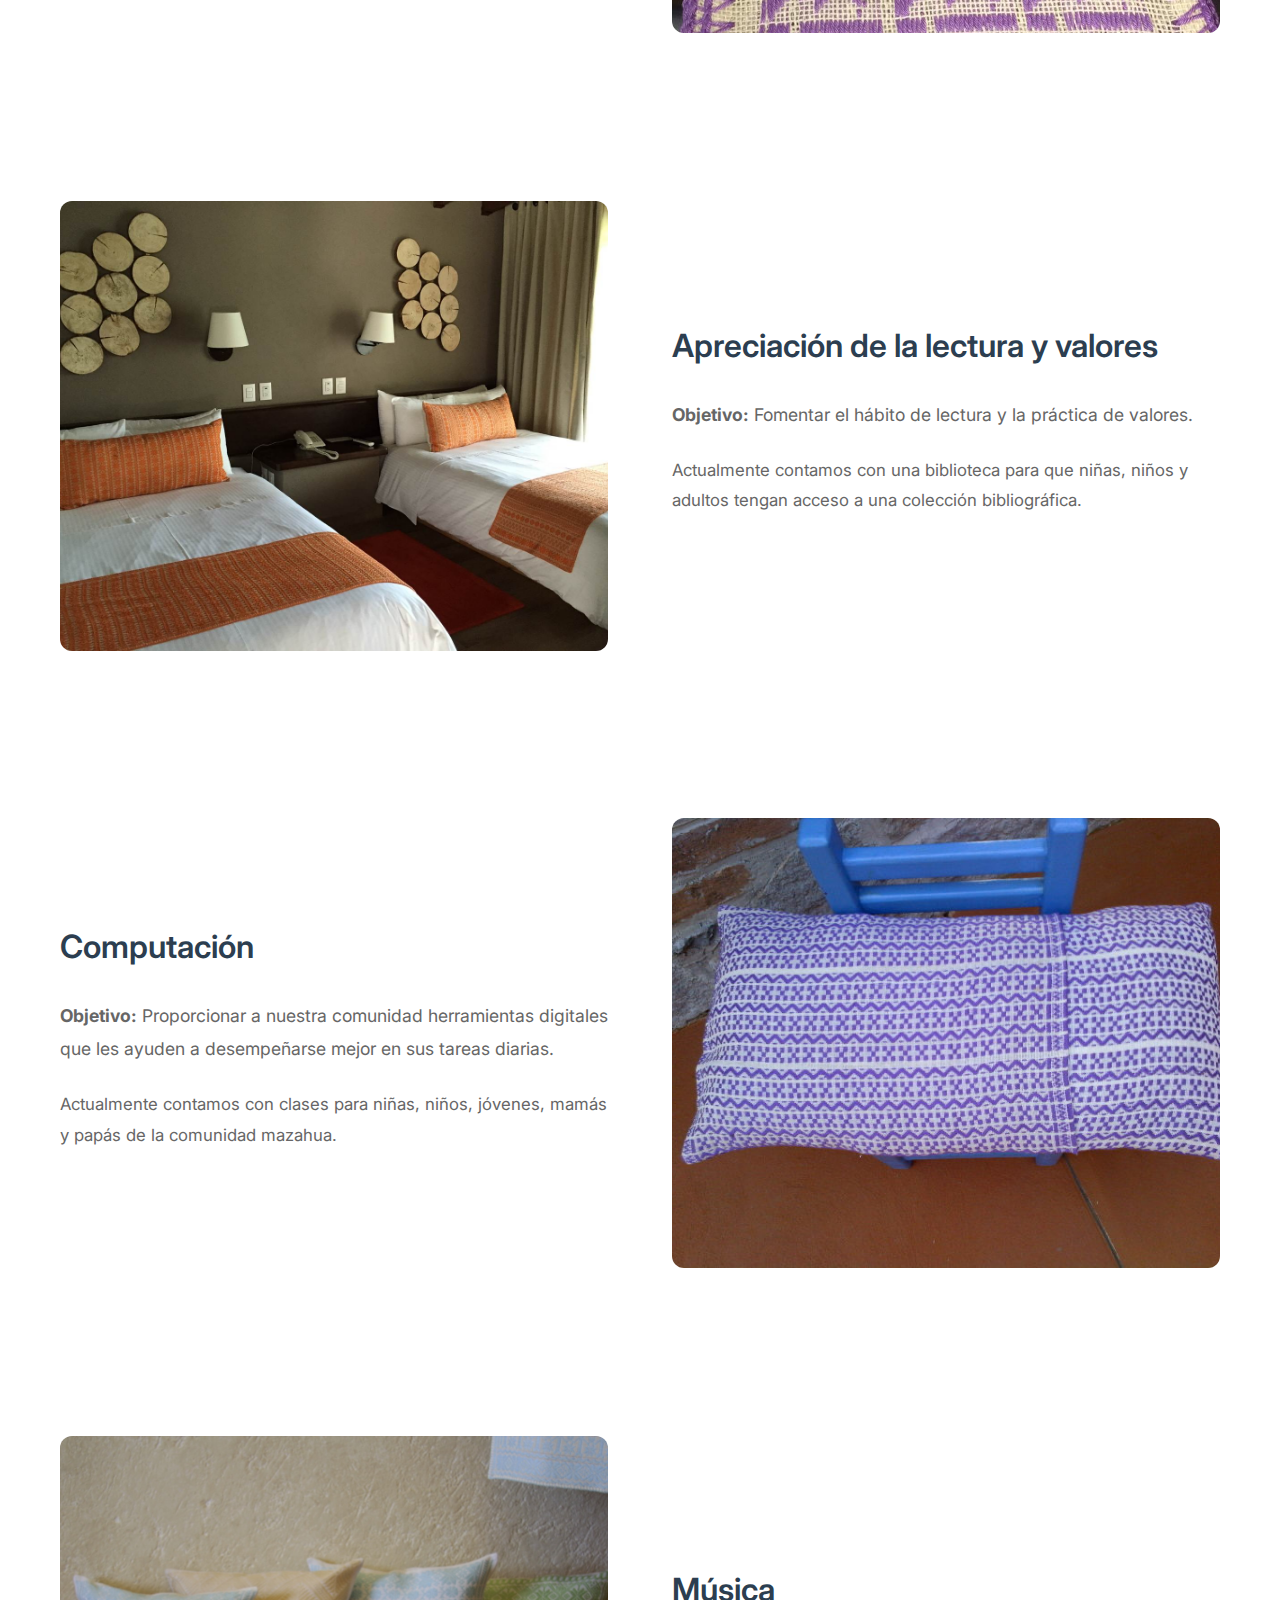
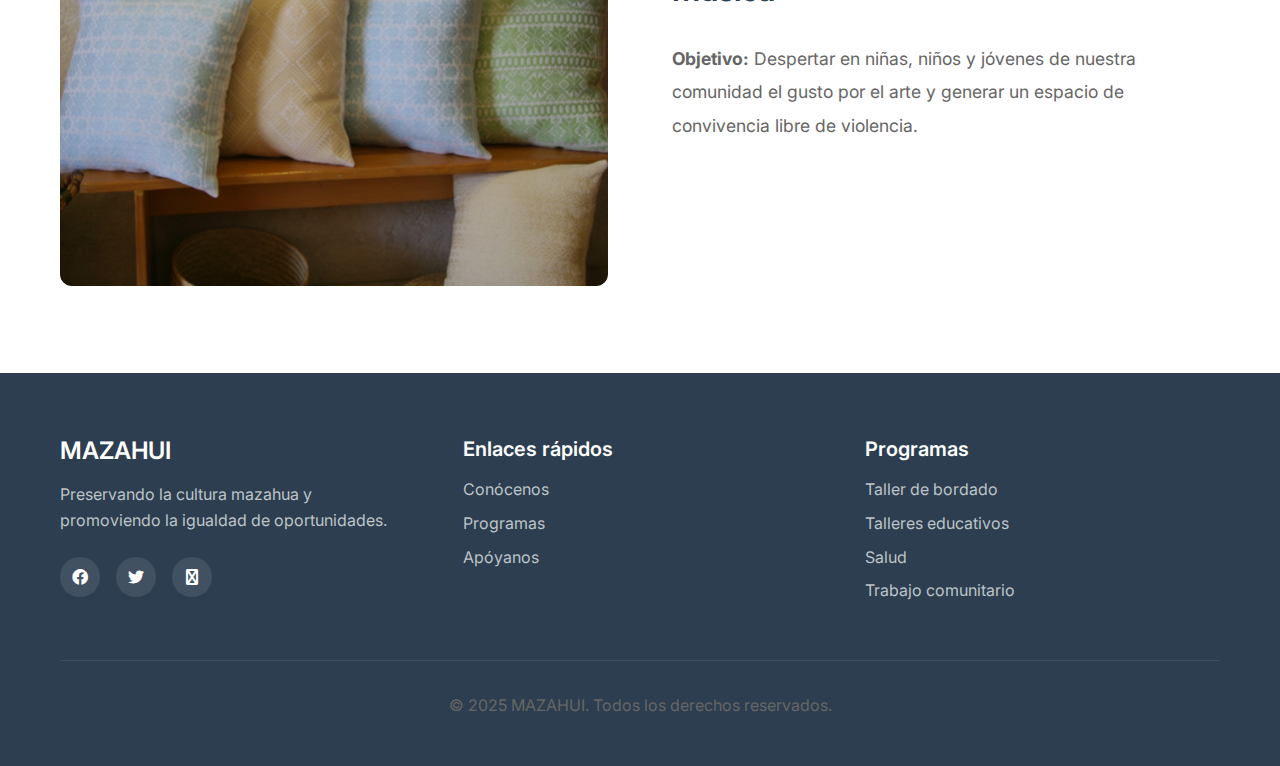
<file: educativos.html>
<!DOCTYPE html>
<html lang="es">
<head>
    <meta charset="UTF-8">
    <meta name="viewport" content="width=device-width, initial-scale=1.0">
    <title>Talleres Educativos - MAZAHUI | Desarrollo de Habilidades</title>
    <meta name="description" content="Descubre nuestros Talleres Educativos que empoderan a las mujeres mazahuas con conocimientos prácticos y desarrollo de habilidades para mejorar su calidad de vida.">
    <link rel="stylesheet" href="styles.css">
    <link href="https://fonts.googleapis.com/css2?family=Inter:wght@300;400;500;600;700&display=swap" rel="stylesheet">
    <link rel="stylesheet" href="https://cdnjs.cloudflare.com/ajax/libs/font-awesome/6.0.0/css/all.min.css">
</head>
<body>
    <!-- Header -->
    <header class="header">
        <nav class="nav">
            <div class="nav-container">
                <div class="logo">
                    <a href="index.html">
                        <img src="images/LOGO.png" alt="MAZAHUI" class="logo-img">
                    </a>
                </div>
                <ul class="nav-menu">
                    <li class="nav-item">
                        <a href="conocenos.html" class="nav-link">Conócenos</a>
                    </li>
                    <li class="nav-item dropdown">
                        <a href="#" class="nav-link">Programas <i class="fas fa-chevron-down"></i></a>
                        <ul class="dropdown-menu">
                            <li><a href="bordado.html">Taller de bordado</a></li>
                            <li><a href="educativos.html" class="active">Talleres educativos</a></li>
                            <li><a href="salud.html">Salud</a></li>
                            <li><a href="comunidad.html">Trabajo en la comunidad</a></li>
                        </ul>
                    </li>
                    <li class="nav-item">
                        <a href="apoyanos.html" class="nav-link">Apóyanos</a>
                    </li>
                    <li class="nav-item">
                        <a href="catalogo.html" class="nav-link">Catálogo</a>
                    </li>
                    <li class="nav-item">
                        <a href="contacto.html" class="nav-link">Contáctanos</a>
                    </li>
                </ul>
                <div class="hamburger">
                    <span></span>
                    <span></span>
                    <span></span>
                </div>
            </div>
        </nav>
    </header>

    <!-- Main Content -->
    <main class="main-content">
        <!-- Hero Section con imagen grande -->
        <section style="padding-top: 120px; padding-bottom: 0;">
            <div class="container">
                <div style="text-align: center; margin-bottom: 3rem;">
                    <h1 style="font-size: 3rem; margin-bottom: 1rem; color: #2c3e50;">Talleres Educativos</h1>
                </div>
            </div>
            <img src="images/EDUCATIVO.JPG" alt="Talleres educativos" style="width: 100%; height: 600px; object-fit: cover; display: block; margin-bottom: 4rem;">
        </section>
        
        <!-- Descripción introductoria -->
        <section class="content-section" style="padding-top: 0; padding-bottom: 80px;">
            <div class="container">
                <div style="max-width: 900px; margin: 0 auto; text-align: center;">
                    <p style="font-size: 1.2rem; color: #666; line-height: 1.9; margin-bottom: 1.5rem;">Surge como una respuesta a la "deserción escolar" de niñas, niños y jóvenes mazahuas. Los talleres están abiertos a toda esta población, abordamos temas de salud, higiene, educación para la paz, derechos humanos y medio ambiente.</p>
                </div>
            </div>
        </section>

        <!-- Tareas dirigidas -->
        <section class="content-section bg-light" style="padding-top: 80px; padding-bottom: 80px;">
            <div class="container">
                <div style="display: grid; grid-template-columns: 1fr 1fr; gap: 4rem; align-items: center;">
                    <div>
                        <h2 style="font-size: 2rem; margin-bottom: 2rem; color: #2c3e50;">Tareas dirigidas</h2>
                        <p style="font-size: 1.1rem; color: #666; line-height: 1.9; margin-bottom: 1.5rem;"><strong>Objetivo:</strong> Apoyar con tareas escolares y fomentar el hábito de estudio.</p>
                        <p style="font-size: 1.05rem; color: #666; line-height: 1.8;">Actualmente brindamos atención a nivel primaria, secundaria y preparatoria. También proporcionamos acceso a computadoras, impresoras e internet como herramientas para completar las tareas.</p>
                    </div>
                    <div>
                        <img src="images/5fb057f9-3f46-4e2f-9f4c-0a6c78c6abd1.JPG" alt="Tareas dirigidas" style="width: 100%; height: 450px; object-fit: cover; border-radius: 12px;">
                    </div>
                </div>
            </div>
        </section>

        <!-- Apreciación de la lectura y valores -->
        <section class="content-section" style="padding-top: 80px; padding-bottom: 80px;">
            <div class="container">
                <div style="display: grid; grid-template-columns: 1fr 1fr; gap: 4rem; align-items: center;">
                    <div>
                        <img src="images/b0283bb8-b334-4836-84ee-cb1fd535d133.JPG" alt="Apreciación de la lectura" style="width: 100%; height: 450px; object-fit: cover; border-radius: 12px;">
                    </div>
                    <div>
                        <h2 style="font-size: 2rem; margin-bottom: 2rem; color: #2c3e50;">Apreciación de la lectura y valores</h2>
                        <p style="font-size: 1.1rem; color: #666; line-height: 1.9; margin-bottom: 1.5rem;"><strong>Objetivo:</strong> Fomentar el hábito de lectura y la práctica de valores.</p>
                        <p style="font-size: 1.05rem; color: #666; line-height: 1.8;">Actualmente contamos con una biblioteca para que niñas, niños y adultos tengan acceso a una colección bibliográfica.</p>
                    </div>
                </div>
            </div>
        </section>

        <!-- Computación -->
        <section class="content-section bg-light" style="padding-top: 80px; padding-bottom: 80px;">
            <div class="container">
                <div style="display: grid; grid-template-columns: 1fr 1fr; gap: 4rem; align-items: center;">
                    <div>
                        <h2 style="font-size: 2rem; margin-bottom: 2rem; color: #2c3e50;">Computación</h2>
                        <p style="font-size: 1.1rem; color: #666; line-height: 1.9; margin-bottom: 1.5rem;"><strong>Objetivo:</strong> Proporcionar a nuestra comunidad herramientas digitales que les ayuden a desempeñarse mejor en sus tareas diarias.</p>
                        <p style="font-size: 1.05rem; color: #666; line-height: 1.8;">Actualmente contamos con clases para niñas, niños, jóvenes, mamás y papás de la comunidad mazahua.</p>
                    </div>
                    <div>
                        <img src="images/b35a48dd-29ff-4858-b25c-5e3b720b9ba8.JPG" alt="Computación" style="width: 100%; height: 450px; object-fit: cover; border-radius: 12px;">
                    </div>
                </div>
            </div>
        </section>

        <!-- Música -->
        <section class="content-section" style="padding-top: 80px; padding-bottom: 80px;">
            <div class="container">
                <div style="display: grid; grid-template-columns: 1fr 1fr; gap: 4rem; align-items: center;">
                    <div>
                        <img src="images/416ff0ea-c071-4682-be74-f9f1a2587960.JPG" alt="Música" style="width: 100%; height: 450px; object-fit: cover; border-radius: 12px;">
                    </div>
                    <div>
                        <h2 style="font-size: 2rem; margin-bottom: 2rem; color: #2c3e50;">Música</h2>
                        <p style="font-size: 1.1rem; color: #666; line-height: 1.9;"><strong>Objetivo:</strong> Despertar en niñas, niños y jóvenes de nuestra comunidad el gusto por el arte y generar un espacio de convivencia libre de violencia.</p>
                    </div>
                </div>
            </div>
        </section>
    </main>

    <!-- Footer -->
    <footer class="footer">
        <div class="container">
            <div class="footer-content">
                <div class="footer-section">
                    <h3>MAZAHUI</h3>
                    <p>Preservando la cultura mazahua y promoviendo la igualdad de oportunidades.</p>
                    <div class="social-links">
                        <a href="#"><i class="fab fa-facebook"></i></a>
                        <a href="#"><i class="fab fa-twitter"></i></a>
                        <a href="#"><i class="fab fa-envelope"></i></a>
                    </div>
                </div>
                <div class="footer-section">
                    <h4>Enlaces rápidos</h4>
                    <ul>
                        <li><a href="conocenos.html">Conócenos</a></li>
                        <li><a href="#">Programas</a></li>
                        <li><a href="apoyanos.html">Apóyanos</a></li>
                    </ul>
                </div>
                <div class="footer-section">
                    <h4>Programas</h4>
                    <ul>
                        <li><a href="bordado.html">Taller de bordado</a></li>
                        <li><a href="educativos.html">Talleres educativos</a></li>
                        <li><a href="salud.html">Salud</a></li>
                        <li><a href="comunidad.html">Trabajo comunitario</a></li>
                    </ul>
                </div>
            </div>
            <div class="footer-bottom">
                <p>&copy; 2025 MAZAHUI. Todos los derechos reservados.</p>
            </div>
        </div>
    </footer>

    <script src="script.js"></script>
</body>
</html>
</file>
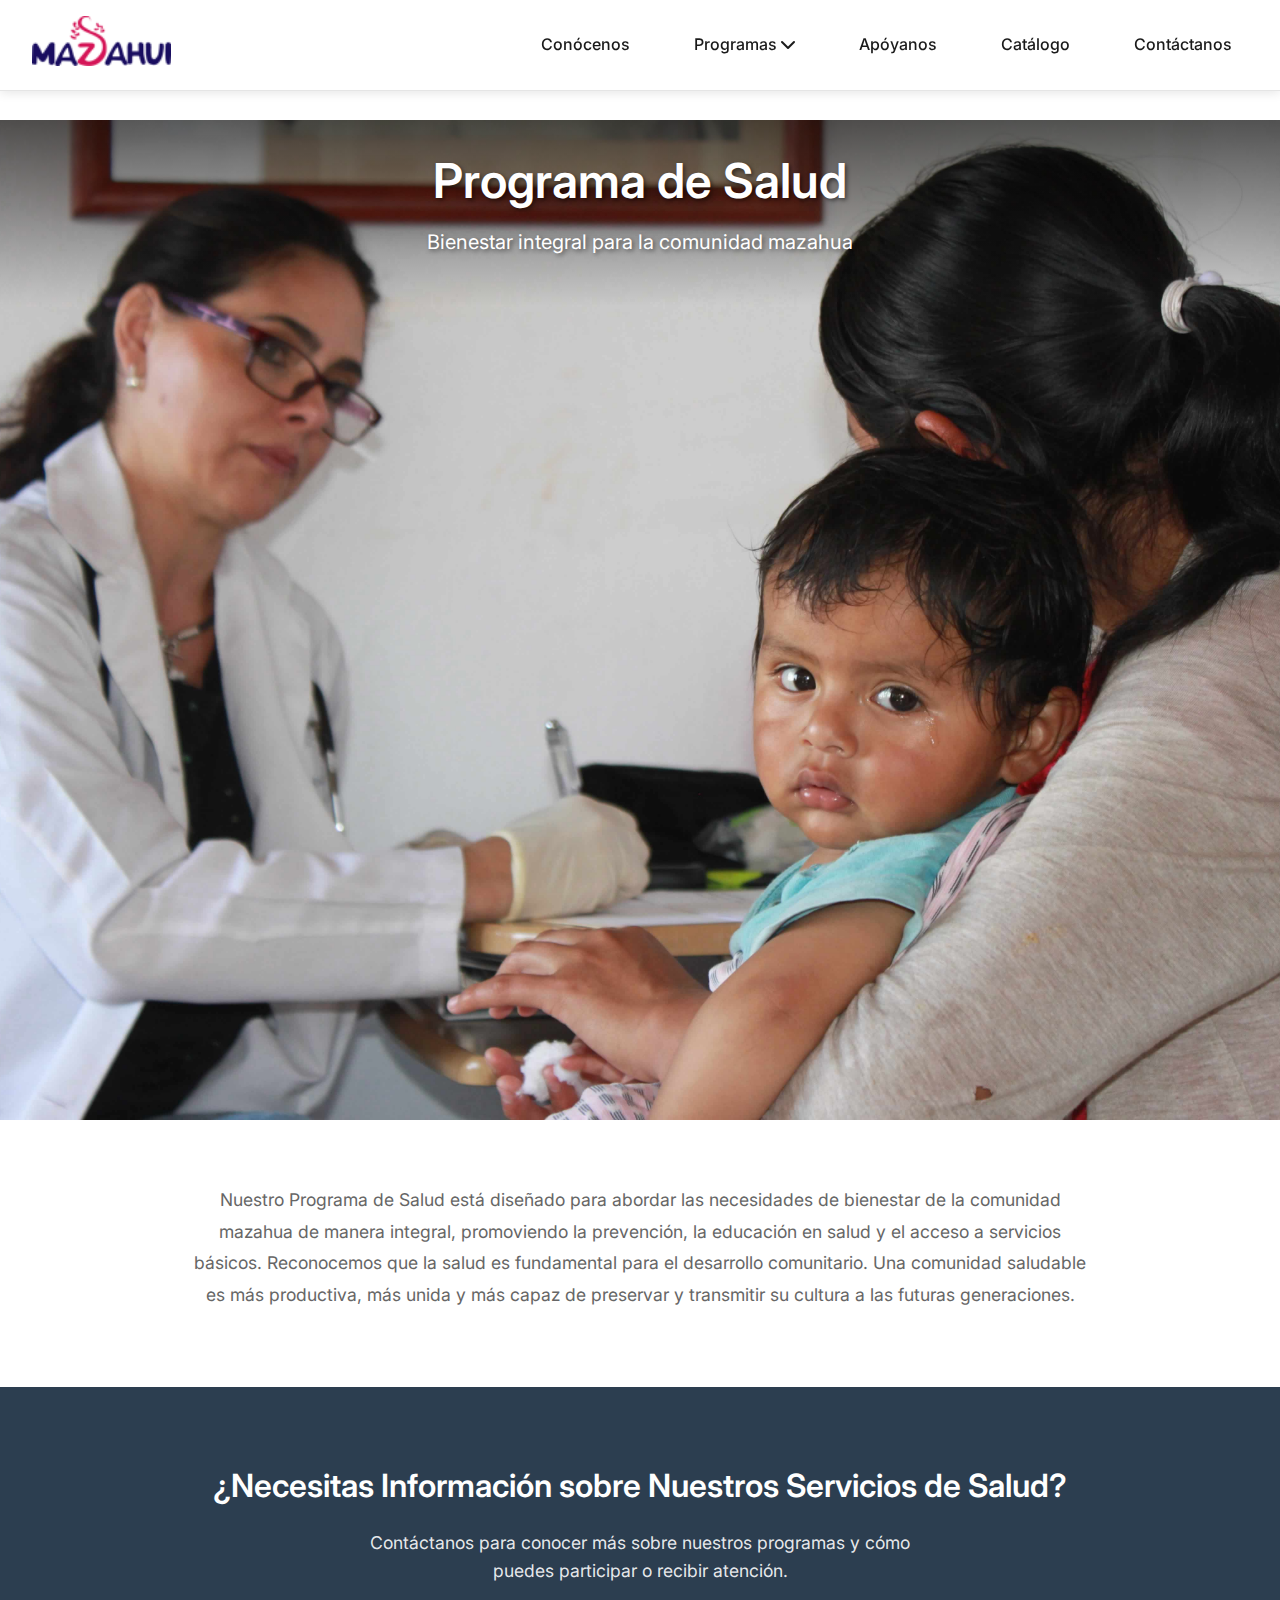
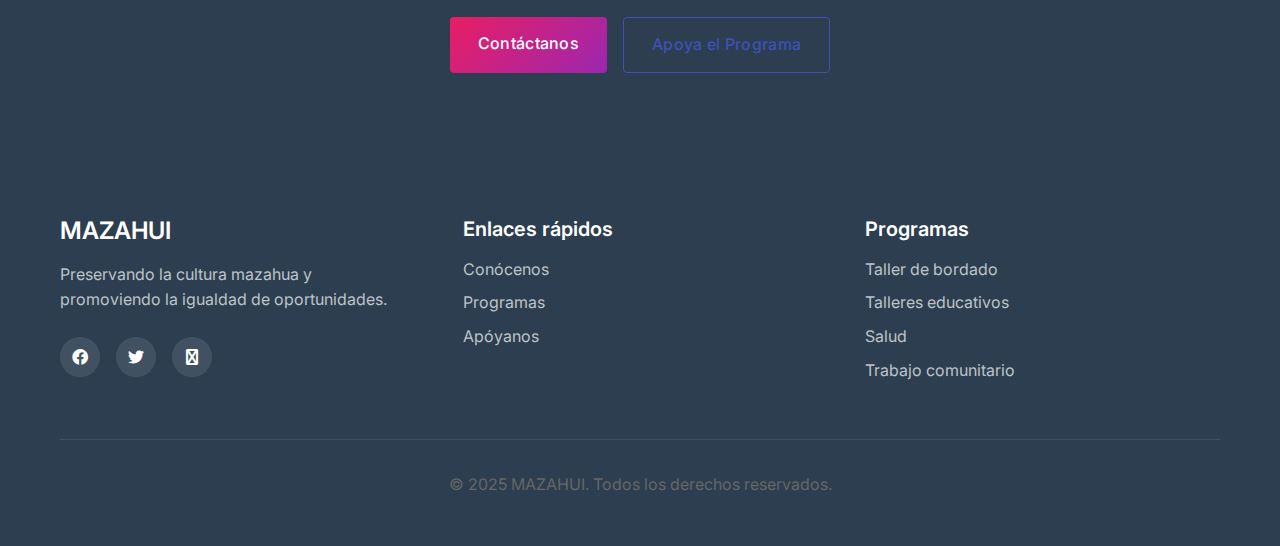
<file: salud.html>
<!DOCTYPE html>
<html lang="es">
<head>
    <meta charset="UTF-8">
    <meta name="viewport" content="width=device-width, initial-scale=1.0">
    <title>Salud - MAZAHUI | Bienestar Comunitario</title>
    <meta name="description" content="Conoce nuestros programas de salud comunitaria que mejoran el bienestar de las familias mazahuas a través de prevención, educación y atención básica.">
    <link rel="stylesheet" href="styles.css">
    <link href="https://fonts.googleapis.com/css2?family=Inter:wght@300;400;500;600;700&display=swap" rel="stylesheet">
    <link rel="stylesheet" href="https://cdnjs.cloudflare.com/ajax/libs/font-awesome/6.0.0/css/all.min.css">
</head>
<body>
    <!-- Header -->
    <header class="header">
        <nav class="nav">
            <div class="nav-container">
                <div class="logo">
                    <a href="index.html">
                        <img src="images/LOGO.png" alt="MAZAHUI" class="logo-img">
                    </a>
                </div>
                <ul class="nav-menu">
                    <li class="nav-item">
                        <a href="conocenos.html" class="nav-link">Conócenos</a>
                    </li>
                    <li class="nav-item dropdown">
                        <a href="#" class="nav-link">Programas <i class="fas fa-chevron-down"></i></a>
                        <ul class="dropdown-menu">
                            <li><a href="bordado.html">Taller de bordado</a></li>
                            <li><a href="educativos.html">Talleres educativos</a></li>
                            <li><a href="salud.html" class="active">Salud</a></li>
                            <li><a href="comunidad.html">Trabajo en la comunidad</a></li>
                        </ul>
                    </li>
                    <li class="nav-item">
                        <a href="apoyanos.html" class="nav-link">Apóyanos</a>
                    </li>
                    <li class="nav-item">
                        <a href="catalogo.html" class="nav-link">Catálogo</a>
                    </li>
                    <li class="nav-item">
                        <a href="contacto.html" class="nav-link">Contáctanos</a>
                    </li>
                </ul>
                <div class="hamburger">
                    <span></span>
                    <span></span>
                    <span></span>
                </div>
            </div>
        </nav>
    </header>

    <!-- Main Content -->
    <main class="main-content">
        <!-- Hero Section con imagen grande -->
        <section style="padding-top: 120px; padding-bottom: 0; position: relative;">
            <div style="position: relative; width: 100%; height: 1000px; margin-bottom: 4rem;">
                <img src="images/SALUD1.jpg" alt="Programa de salud" style="width: 100%; height: 1000px; object-fit: cover; display: block;">
                <div style="position: absolute; top: 0; left: 0; right: 0; padding: 2rem; background: linear-gradient(to bottom, rgba(0,0,0,0.6), transparent);">
                    <div class="container">
                        <div style="text-align: center;">
                            <h1 style="font-size: 3rem; margin-bottom: 1rem; color: white; text-shadow: 2px 2px 4px rgba(0,0,0,0.5);">Programa de Salud</h1>
                            <p style="font-size: 1.25rem; color: white; text-shadow: 2px 2px 4px rgba(0,0,0,0.5);">Bienestar integral para la comunidad mazahua</p>
                        </div>
                    </div>
                </div>
            </div>
        </section>
        
        <!-- Descripción introductoria -->
        <section class="content-section" style="padding-top: 0; padding-bottom: 60px;">
            <div class="container">
                <div style="max-width: 900px; margin: 0 auto; text-align: center;">
                    <p style="font-size: 1.1rem; color: #666; line-height: 1.8;">Nuestro Programa de Salud está diseñado para abordar las necesidades de bienestar de la comunidad mazahua de manera integral, promoviendo la prevención, la educación en salud y el acceso a servicios básicos. Reconocemos que la salud es fundamental para el desarrollo comunitario. Una comunidad saludable es más productiva, más unida y más capaz de preservar y transmitir su cultura a las futuras generaciones.</p>
                </div>
            </div>
        </section>

        <!-- CTA -->
        <section class="cta-section">
            <div class="container">
                <div class="cta-content">
                    <h2>¿Necesitas Información sobre Nuestros Servicios de Salud?</h2>
                    <p>Contáctanos para conocer más sobre nuestros programas y cómo puedes participar o recibir atención.</p>
                    <div class="cta-buttons">
                        <a href="contacto.html" class="btn btn-primary">Contáctanos</a>
                        <a href="apoyanos.html" class="btn btn-secondary">Apoya el Programa</a>
                    </div>
                </div>
            </div>
        </section>
    </main>

    <!-- Footer -->
    <footer class="footer">
        <div class="container">
            <div class="footer-content">
                <div class="footer-section">
                    <h3>MAZAHUI</h3>
                    <p>Preservando la cultura mazahua y promoviendo la igualdad de oportunidades.</p>
                    <div class="social-links">
                        <a href="#"><i class="fab fa-facebook"></i></a>
                        <a href="#"><i class="fab fa-twitter"></i></a>
                        <a href="#"><i class="fab fa-envelope"></i></a>
                    </div>
                </div>
                <div class="footer-section">
                    <h4>Enlaces rápidos</h4>
                    <ul>
                        <li><a href="conocenos.html">Conócenos</a></li>
                        <li><a href="#">Programas</a></li>
                        <li><a href="apoyanos.html">Apóyanos</a></li>
                    </ul>
                </div>
                <div class="footer-section">
                    <h4>Programas</h4>
                    <ul>
                        <li><a href="bordado.html">Taller de bordado</a></li>
                        <li><a href="educativos.html">Talleres educativos</a></li>
                        <li><a href="salud.html">Salud</a></li>
                        <li><a href="comunidad.html">Trabajo comunitario</a></li>
                    </ul>
                </div>
            </div>
            <div class="footer-bottom">
                <p>&copy; 2025 MAZAHUI. Todos los derechos reservados.</p>
            </div>
        </div>
    </footer>

    <script src="script.js"></script>
</body>
</html>
</file>
<file: styles.css>
/* Reset and Base Styles */
* {
    margin: 0;
    padding: 0;
    box-sizing: border-box;
}

html {
    scroll-behavior: smooth;
    margin: 0;
    padding: 0;
}

body {
    font-family: 'Inter', -apple-system, BlinkMacSystemFont, 'Segoe UI', Roboto, sans-serif;
    line-height: 1.6;
    color: #333;
    background-color: #fff;
    overflow-x: hidden;
    margin: 0;
    padding: 0;
}

/* Custom Properties for Colors */
:root {
    --primary: #2c3e50;
    --primary-dark: #1a252f;
    --accent: #34495e;
    --text-dark: #1a1a1a;
    --text-light: #666;
    --text-muted: #999;
    --bg-light: #f8f9fa;
    --bg-white: #ffffff;
    --border: #e0e0e0;
    --shadow-light: rgba(0, 0, 0, 0.05);
    --shadow-medium: rgba(0, 0, 0, 0.1);
    /* Color accents */
    --color-pink: #E91E63;
    --color-purple: #9C27B0;
    --color-blue: #3F51B5;
    --color-pink-light: #F8BBD0;
    --color-purple-light: #E1BEE7;
    --color-blue-light: #C5CAE9;
}

.container {
    max-width: 1600px;
    margin: 0 auto;
    padding: 0 60px;
}

@media (min-width: 1400px) {
    .container {
        max-width: 1800px;
        padding: 0 80px;
    }
}

@media (min-width: 1920px) {
    .container {
        max-width: 95%;
        padding: 0 100px;
    }
}

@media (max-width: 1024px) {
    .container {
        padding: 0 30px;
    }
    
    .content-section > .section-header {
        padding: 0 30px;
    }
}

@media (max-width: 768px) {
    .container {
        padding: 0 30px;
    }
    
    .hero {
        padding: 0;
    }
    
    .content-section {
        padding-left: 1rem;
        padding-right: 1rem;
    }
}

@media (max-width: 480px) {
    .container {
        padding: 0 20px;
    }
    
    .hero {
        padding: 0;
    }
    
    .content-section {
        padding-left: 0.5rem;
        padding-right: 0.5rem;
    }
    
    .content-grid {
        gap: 2rem;
        padding: 0;
    }
    
    .workshop-categories,
    .methodology-grid,
    .health-programs,
    .campaigns-grid,
    .community-projects,
    .participation-grid,
    .impact-stats,
    .health-impact,
    .community-impact {
        gap: 2rem;
    }
    
    .category-card,
    .methodology-item,
    .health-program-card,
    .project-card {
        padding: 2rem;
        margin: 1rem 0;
    }
}

/* Typography */
h1, h2, h3, h4, h5, h6 {
    font-weight: 600;
    line-height: 1.2;
    margin-bottom: 1rem;
}

h1 { font-size: 2.5rem; }
h2 { font-size: 2rem; }
h3 { font-size: 1.5rem; }
h4 { font-size: 1.25rem; }

p {
    margin-bottom: 1rem;
    color: #666;
}

/* Buttons */
.btn {
    display: inline-block;
    padding: 14px 28px;
    border-radius: 4px;
    text-decoration: none;
    font-weight: 500;
    transition: all 0.2s ease;
    border: none;
    cursor: pointer;
    font-size: 1rem;
    letter-spacing: 0.3px;
}

.btn-primary {
    background: linear-gradient(135deg, var(--color-pink) 0%, var(--color-purple) 100%);
    color: white;
}

.btn-primary:hover {
    background: linear-gradient(135deg, var(--color-purple) 0%, var(--color-blue) 100%);
}

.btn-secondary {
    background: transparent;
    color: var(--color-blue);
    border: 1px solid var(--color-blue);
}

.btn-secondary:hover {
    background: var(--color-blue);
    color: white;
}

/* Header */
.header {
    position: fixed;
    top: 0;
    width: 100%;
    background: white;
    z-index: 1000;
    border-bottom: 1px solid rgba(0, 0, 0, 0.1);
    transition: all 0.4s ease;
    box-shadow: 0 2px 10px rgba(0, 0, 0, 0.1);
}

.header.scrolled {
    background: white;
    box-shadow: 0 4px 20px rgba(0, 0, 0, 0.15);
}

.nav-container {
    display: flex;
    justify-content: space-between;
    align-items: center;
    padding: 1rem 2rem;
}

.logo-img {
    height: 50px;
    width: auto;
    transition: all 0.3s ease;
    object-fit: contain;
}

.logo:hover .logo-img {
    transform: scale(1.05);
    filter: brightness(1.1);
}

.nav-menu {
    display: flex;
    list-style: none;
    gap: 2rem;
}

.nav-link {
    text-decoration: none;
    color: var(--text-dark);
    font-weight: 500;
    transition: color 0.2s ease;
    padding: 8px 16px;
}

.nav-link:hover {
    color: var(--color-pink);
}

.nav-link.active {
    color: var(--color-purple);
}

.dropdown {
    position: relative;
}

.dropdown-menu {
    position: absolute;
    top: 100%;
    left: 0;
    background: white;
    border-radius: 8px;
    box-shadow: 0 10px 25px rgba(0, 0, 0, 0.1);
    padding: 1rem 0;
    min-width: 200px;
    opacity: 0;
    visibility: hidden;
    transform: translateY(-10px);
    transition: all 0.3s ease;
    list-style: none;
}

.dropdown:hover .dropdown-menu {
    opacity: 1;
    visibility: visible;
    transform: translateY(0);
}

.dropdown-menu li a {
    display: block;
    padding: 0.5rem 1rem;
    color: #333;
    text-decoration: none;
    transition: background 0.3s ease;
}

.dropdown-menu li a:hover {
    background: #f8f9fa;
    color: var(--primary);
}

.hamburger {
    display: none;
    flex-direction: column;
    cursor: pointer;
    z-index: 1001;
}

.hamburger span {
    width: 25px;
    height: 3px;
    background: #333;
    margin: 3px 0;
    transition: 0.3s;
}

.hamburger.active span:nth-child(1) {
    transform: rotate(45deg) translate(5px, 5px);
}

.hamburger.active span:nth-child(2) {
    opacity: 0;
}

.hamburger.active span:nth-child(3) {
    transform: rotate(-45deg) translate(7px, -6px);
}

/* Hero Section */
.hero {
    position: relative;
    height: 100vh;
    display: flex;
    align-items: center;
    overflow: hidden;
    margin: 0;
    padding: 0;
}


.hero-title {
    font-size: 3.5rem;
    font-weight: 700;
    color: #333;
    margin-bottom: 1.5rem;
    line-height: 1.1;
}

.hero-subtitle {
    font-size: 1.25rem;
    color: #666;
    margin-bottom: 2rem;
    line-height: 1.6;
}

.hero-buttons {
    display: flex;
    gap: 1rem;
    flex-wrap: wrap;
}



/* Hero Slideshow */
.hero-slideshow {
    position: absolute;
    top: 0;
    left: 0;
    width: 100%;
    height: 100%;
    z-index: 1;
}

.slide {
    position: absolute;
    top: 0;
    left: 0;
    width: 100%;
    height: 100%;
    opacity: 0;
    transition: opacity 2s ease-in-out;
}

.slide.active {
    opacity: 1;
}

.slide img {
    width: 100%;
    height: 100%;
    object-fit: cover;
    object-position: center;
    display: block;
}

/* Slideshow Controls */
.slideshow-controls {
    position: absolute;
    top: 50%;
    left: 0;
    right: 0;
    transform: translateY(-50%);
    display: flex;
    justify-content: space-between;
    padding: 0 2rem;
    z-index: 4;
    pointer-events: none;
}

.prev-btn,
.next-btn {
    background: rgba(255, 255, 255, 0.95);
    border: none;
    border-radius: 4px;
    width: 50px;
    height: 50px;
    display: flex;
    align-items: center;
    justify-content: center;
    cursor: pointer;
    transition: background 0.2s ease;
    pointer-events: auto;
    box-shadow: 0 2px 8px var(--shadow-medium);
    color: var(--primary);
    font-size: 1.2rem;
}

.prev-btn:hover,
.next-btn:hover {
    background: var(--primary);
    color: white;
}

/* Slideshow Indicators */
.slideshow-indicators {
    position: absolute;
    bottom: 2rem;
    left: 50%;
    transform: translateX(-50%);
    display: flex;
    gap: 0.5rem;
    z-index: 4;
}

.indicator {
    width: 10px;
    height: 10px;
    border-radius: 50%;
    background: rgba(255, 255, 255, 0.5);
    cursor: pointer;
    transition: background 0.2s ease;
    border: 1px solid transparent;
}

.indicator.active {
    background: var(--primary);
    border-color: white;
}

.indicator:hover {
    background: rgba(255, 255, 255, 0.8);
}

/* Hero Content */
.hero-content {
    position: relative;
    z-index: 3;
    background: rgba(255, 255, 255, 0.98);
    padding: 3rem;
    border-radius: 4px;
    box-shadow: 0 4px 16px var(--shadow-medium);
    margin-left: 4rem;
    max-width: 500px;
    margin-top: 0;
    margin-bottom: 0;
}

.hero-content h1 {
    color: var(--text-dark);
    margin-bottom: 1.5rem;
    line-height: 1.1;
    font-size: 3.5rem;
}

.hero-content p {
    color: var(--text-light);
    margin-bottom: 2rem;
    line-height: 1.6;
    font-size: 1.25rem;
}

/* Dark overlay for better text readability */
.hero-slideshow::after {
    content: '';
    position: absolute;
    top: 0;
    left: 0;
    width: 100%;
    height: 100%;
    background: rgba(0, 0, 0, 0.2);
    z-index: 1;
}

/* Sections */
.section {
    padding: 100px 0;
}

@media (max-width: 768px) {
    .section {
        padding: 60px 0;
    }
}

.section.bg-light {
    background: var(--bg-light);
}

/* Unique Background Styles for Each Section */

/* Programas Section */
.bg-programs {
    background: var(--bg-white);
}

/* Resultados Section */
.bg-results {
    background: var(--bg-light);
}

/* Tienda Section - Warm beige/cream background */
.bg-store {
    background: linear-gradient(135deg, #F5F1E8 0%, #EDE4D3 50%, #F9F6F0 100%);
    position: relative;
}

.bg-store::before {
    content: '';
    position: absolute;
    top: 0;
    left: 0;
    right: 0;
    bottom: 0;
    background-image: 
        repeating-linear-gradient(
            90deg,
            transparent,
            transparent 50px,
            rgba(139, 69, 19, 0.03) 50px,
            rgba(139, 69, 19, 0.03) 100px
        ),
        radial-gradient(circle at 50% 50%, rgba(233, 30, 99, 0.05) 0%, transparent 70%);
    pointer-events: none;
    z-index: 0;
}

.bg-store .container {
    position: relative;
    z-index: 1;
}

.bg-store .section-header h2 {
    color: #8B4513;
}

.bg-store .section-header h2::after {
    background: #8B4513;
}

.bg-store .section-header p {
    color: #666;
}

.bg-store .store-text {
    background: rgba(255, 255, 255, 0.8);
    padding: 2.5rem;
    border-radius: 20px;
    box-shadow: 0 10px 30px rgba(139, 69, 19, 0.1);
    border: 2px solid rgba(139, 69, 19, 0.1);
}

.bg-store .benefits-list li::before {
    color: #8B4513;
}

/* Apóyanos Section */
.bg-support {
    background: var(--bg-white);
}

/* Testimonios Section */
.bg-testimonials {
    background: var(--bg-light);
}

.bg-testimonials .testimonial-card {
    background: var(--bg-white);
    border-left: 3px solid var(--color-pink);
}

.bg-testimonials .testimonial-card:nth-child(2) {
    border-left-color: var(--color-blue);
}

.bg-testimonials .testimonial-card:hover {
    box-shadow: 0 4px 12px var(--shadow-medium);
}

.bg-testimonials .testimonial-quote {
    color: var(--color-purple);
    opacity: 0.2;
}

/* Contacto Section */
.bg-contact {
    background: var(--bg-white);
}

.bg-contact .contact-form {
    background: var(--bg-white);
    border: 1px solid var(--border);
}

.bg-contact .contact-item {
    background: var(--bg-light);
    padding: 1.5rem;
    border-radius: 4px;
    border-left: 3px solid var(--color-purple);
}

.bg-contact .contact-item:hover {
    box-shadow: 0 2px 8px var(--shadow-light);
}

.bg-contact .contact-item i {
    color: var(--color-purple);
}

/* Contact Page - Unique Section Styles */

/* Contact Info Section - Light blue with subtle pattern */
.bg-contact-info {
    background: linear-gradient(135deg, #E3F2FD 0%, #BBDEFB 50%, #E8EAF6 100%);
    position: relative;
}

.bg-contact-info::before {
    content: '';
    position: absolute;
    top: 0;
    left: 0;
    right: 0;
    bottom: 0;
    background-image: 
        radial-gradient(circle at 25% 25%, rgba(63, 81, 181, 0.08) 0%, transparent 50%),
        radial-gradient(circle at 75% 75%, rgba(233, 30, 99, 0.06) 0%, transparent 50%),
        repeating-conic-gradient(
            from 0deg at 50% 50%,
            transparent 0deg,
            rgba(63, 81, 181, 0.02) 10deg,
            transparent 20deg
        );
    pointer-events: none;
    z-index: 0;
}

.bg-contact-info .container {
    position: relative;
    z-index: 1;
}

.bg-contact-info .section-header h2 {
    color: #1A237E;
}

.bg-contact-info .section-header p {
    color: #666;
}

.contact-info-grid {
    display: grid;
    grid-template-columns: repeat(auto-fit, minmax(280px, 1fr));
    gap: 2.5rem;
    margin-top: 3rem;
}

@media (min-width: 1400px) {
    .contact-info-grid {
        grid-template-columns: repeat(4, 1fr);
        gap: 3rem;
    }
}

.contact-info-card {
    background: rgba(255, 255, 255, 0.9);
    backdrop-filter: blur(10px);
    padding: 2.5rem;
    border-radius: 20px;
    text-align: center;
    box-shadow: 0 10px 30px rgba(63, 81, 181, 0.1);
    border: 2px solid rgba(63, 81, 181, 0.15);
    transition: all 0.3s ease;
}

.contact-info-card:hover {
    transform: translateY(-8px);
    box-shadow: 0 15px 40px rgba(63, 81, 181, 0.2);
    border-color: rgba(63, 81, 181, 0.3);
}

.contact-info-icon {
    width: 80px;
    height: 80px;
    border-radius: 4px;
    display: flex;
    align-items: center;
    justify-content: center;
    margin: 0 auto 1.5rem;
    color: white;
    font-size: 2rem;
}

.contact-info-card:nth-child(1) .contact-info-icon {
    background: var(--color-pink);
}

.contact-info-card:nth-child(2) .contact-info-icon {
    background: var(--color-blue);
}

.contact-info-card:nth-child(3) .contact-info-icon {
    background: var(--color-purple);
}

.contact-info-card:nth-child(4) .contact-info-icon {
    background: var(--color-pink);
}

.contact-info-card h3 {
    color: #1A237E;
    margin-bottom: 1rem;
    font-size: 1.5rem;
}

.contact-info-card p {
    color: #666;
    margin-bottom: 1rem;
    line-height: 1.6;
}

.contact-link {
    color: #3F51B5;
    text-decoration: none;
    font-weight: 600;
    font-size: 1.1rem;
    transition: color 0.3s ease;
    display: inline-block;
}

.contact-link:hover {
    color: #1A237E;
}

.contact-address,
.contact-schedule {
    color: #555;
    font-weight: 500;
    line-height: 1.8;
    margin: 0;
}

/* Contact Form Section - White with subtle pattern */
.bg-contact-form {
    background: linear-gradient(135deg, #ffffff 0%, #f8f9fa 50%, #ffffff 100%);
    position: relative;
}

.bg-contact-form::before {
    content: '';
    position: absolute;
    top: 0;
    left: 0;
    right: 0;
    bottom: 0;
    background-image: 
        linear-gradient(45deg, rgba(63, 81, 181, 0.02) 25%, transparent 25%),
        linear-gradient(-45deg, rgba(63, 81, 181, 0.02) 25%, transparent 25%),
        linear-gradient(45deg, transparent 75%, rgba(63, 81, 181, 0.02) 75%),
        linear-gradient(-45deg, transparent 75%, rgba(63, 81, 181, 0.02) 75%);
    background-size: 30px 30px;
    background-position: 0 0, 0 15px, 15px -15px, -15px 0px;
    opacity: 0.3;
    pointer-events: none;
    z-index: 0;
}

.bg-contact-form .container {
    position: relative;
    z-index: 1;
}

.bg-contact-form .section-header h2 {
    color: #1A237E;
}

.bg-contact-form .section-header p {
    color: #666;
}

.contact-form-wrapper {
    max-width: 900px;
    margin: 0 auto;
}

.contact-form-container {
    background: rgba(255, 255, 255, 0.95);
    backdrop-filter: blur(10px);
    padding: 3rem;
    border-radius: 24px;
    box-shadow: 0 15px 40px rgba(63, 81, 181, 0.15);
    border: 2px solid rgba(63, 81, 181, 0.1);
}

.contact-form-main {
    width: 100%;
}

.form-row {
    display: grid;
    grid-template-columns: 1fr 1fr;
    gap: 1.5rem;
    margin-bottom: 1.5rem;
}

@media (max-width: 768px) {
    .form-row {
        grid-template-columns: 1fr;
    }
}

.contact-form-main .form-group {
    margin-bottom: 1.5rem;
}

.contact-form-main label {
    display: block;
    margin-bottom: 0.5rem;
    color: #1A237E;
    font-weight: 600;
    font-size: 0.95rem;
}

.contact-form-main input[type="text"],
.contact-form-main input[type="email"],
.contact-form-main input[type="tel"],
.contact-form-main select,
.contact-form-main textarea {
    width: 100%;
    padding: 14px 18px;
    border: 2px solid #e1e5e9;
    border-radius: 12px;
    font-size: 1rem;
    transition: all 0.3s ease;
    font-family: inherit;
    background: white;
}

.contact-form-main input:focus,
.contact-form-main select:focus,
.contact-form-main textarea:focus {
    outline: none;
    border-color: #3F51B5;
    box-shadow: 0 0 0 3px rgba(63, 81, 181, 0.1);
}

.contact-form-main textarea {
    resize: vertical;
    min-height: 150px;
}

.contact-form-main select {
    cursor: pointer;
    appearance: none;
    background-image: url("data:image/svg+xml,%3Csvg xmlns='http://www.w3.org/2000/svg' width='12' height='12' viewBox='0 0 12 12'%3E%3Cpath fill='%233F51B5' d='M6 9L1 4h10z'/%3E%3C/svg%3E");
    background-repeat: no-repeat;
    background-position: right 18px center;
    padding-right: 45px;
}

.checkbox-group {
    display: flex;
    align-items: flex-start;
    gap: 0.75rem;
}

.checkbox-group input[type="checkbox"] {
    width: auto;
    margin-top: 0.25rem;
    cursor: pointer;
}

.checkbox-group label {
    margin: 0;
    font-weight: 400;
    color: #666;
    font-size: 0.9rem;
    line-height: 1.6;
}

.checkbox-group label a {
    color: #3F51B5;
    text-decoration: none;
}

.checkbox-group label a:hover {
    text-decoration: underline;
}

.btn-submit {
    width: 100%;
    padding: 16px 32px;
    font-size: 1.1rem;
    margin-top: 1rem;
}

.btn-submit i {
    margin-right: 0.5rem;
}

/* Map Section - Light gray/blue */
.bg-map {
    background: linear-gradient(135deg, #F5F5F5 0%, #E8EAF6 50%, #F5F5F5 100%);
    position: relative;
}

.bg-map::before {
    content: '';
    position: absolute;
    top: 0;
    left: 0;
    right: 0;
    bottom: 0;
    background-image: 
        repeating-linear-gradient(
            0deg,
            transparent,
            transparent 50px,
            rgba(63, 81, 181, 0.03) 50px,
            rgba(63, 81, 181, 0.03) 100px
        );
    pointer-events: none;
    z-index: 0;
}

.bg-map .container {
    position: relative;
    z-index: 1;
}

.bg-map .section-header h2 {
    color: #1A237E;
}

.bg-map .section-header p {
    color: #666;
}

.map-container {
    margin-top: 3rem;
    border-radius: 20px;
    overflow: hidden;
    box-shadow: 0 15px 40px rgba(0, 0, 0, 0.1);
}

.map-placeholder {
    background: linear-gradient(135deg, #E3F2FD 0%, #BBDEFB 100%);
    padding: 5rem 3rem;
    text-align: center;
    min-height: 400px;
    display: flex;
    flex-direction: column;
    align-items: center;
    justify-content: center;
}

.map-placeholder i {
    font-size: 4rem;
    color: #3F51B5;
    margin-bottom: 1.5rem;
    opacity: 0.7;
}

.map-placeholder p {
    color: #555;
    font-size: 1.2rem;
    margin-bottom: 0.5rem;
}

.map-placeholder .map-address {
    color: #666;
    font-size: 1rem;
    margin-bottom: 2rem;
    line-height: 1.8;
}

/* Social Media Section - Gradient purple/pink */
.bg-social {
    background: linear-gradient(135deg, #F3E5F5 0%, #E1BEE7 50%, #F8E1F5 100%);
    position: relative;
}

.bg-social::before {
    content: '';
    position: absolute;
    top: 0;
    left: 0;
    right: 0;
    bottom: 0;
    background-image: 
        repeating-linear-gradient(
            45deg,
            transparent,
            transparent 20px,
            rgba(156, 39, 176, 0.04) 20px,
            rgba(156, 39, 176, 0.04) 40px
        ),
        radial-gradient(circle at 70% 30%, rgba(156, 39, 176, 0.06) 0%, transparent 50%);
    pointer-events: none;
    z-index: 0;
}

.bg-social .container {
    position: relative;
    z-index: 1;
}

.bg-social .section-header h2 {
    color: #7B1FA2;
}

.bg-social .section-header p {
    color: #666;
}

.social-media-grid {
    display: grid;
    grid-template-columns: repeat(auto-fit, minmax(250px, 1fr));
    gap: 2rem;
    margin-top: 3rem;
}

@media (min-width: 1400px) {
    .social-media-grid {
        grid-template-columns: repeat(4, 1fr);
        gap: 2.5rem;
    }
}

.social-media-card {
    background: rgba(255, 255, 255, 0.9);
    backdrop-filter: blur(10px);
    padding: 2.5rem;
    border-radius: 20px;
    text-align: center;
    text-decoration: none;
    box-shadow: 0 10px 30px rgba(156, 39, 176, 0.1);
    border: 2px solid rgba(156, 39, 176, 0.2);
    transition: all 0.3s ease;
    display: block;
}

.social-media-card:hover {
    transform: translateY(-8px);
    box-shadow: 0 15px 40px rgba(156, 39, 176, 0.2);
    border-color: rgba(156, 39, 176, 0.4);
}

.social-icon {
    width: 80px;
    height: 80px;
    border-radius: 50%;
    display: flex;
    align-items: center;
    justify-content: center;
    margin: 0 auto 1.5rem;
    color: white;
    font-size: 2rem;
    box-shadow: 0 8px 25px rgba(0, 0, 0, 0.2);
}

.social-icon.facebook {
    background: linear-gradient(135deg, #1877F2 0%, #0C63D4 100%);
}

.social-icon.twitter {
    background: linear-gradient(135deg, #1DA1F2 0%, #0D8BD9 100%);
}

.social-icon.instagram {
    background: linear-gradient(135deg, #E4405F 0%, #C13584 50%, #833AB4 100%);
}

.social-icon.email {
    background: linear-gradient(135deg, #E91E63 0%, #C2185B 100%);
}

.social-media-card h3 {
    color: #7B1FA2;
    margin-bottom: 0.5rem;
    font-size: 1.3rem;
}

.social-media-card p {
    color: #666;
    margin: 0;
    font-size: 0.95rem;
}

/* Bordado Page - Unique Section Styles */

/* Overview Section - Warm pink/orange gradient with textile pattern */
.bg-overview {
    background: linear-gradient(135deg, #FFF0F5 0%, #FFE4E1 50%, #FFF8DC 100%);
    position: relative;
    overflow: hidden;
}

.bg-overview::before {
    content: '';
    position: absolute;
    top: 0;
    left: 0;
    right: 0;
    bottom: 0;
    background-image: 
        repeating-linear-gradient(
            0deg,
            transparent,
            transparent 2px,
            rgba(233, 30, 99, 0.03) 2px,
            rgba(233, 30, 99, 0.03) 4px
        ),
        repeating-linear-gradient(
            90deg,
            transparent,
            transparent 2px,
            rgba(233, 30, 99, 0.03) 2px,
            rgba(233, 30, 99, 0.03) 4px
        ),
        radial-gradient(circle at 30% 40%, rgba(233, 30, 99, 0.08) 0%, transparent 50%);
    pointer-events: none;
    z-index: 0;
}

.bg-overview .container {
    position: relative;
    z-index: 1;
}

.bg-overview .content-text h2 {
    color: #8B2635;
    font-size: 2.2rem;
    margin-bottom: 1.5rem;
}

.bg-overview .content-text p {
    color: #555;
    font-size: 1.1rem;
    line-height: 1.8;
}

.bg-overview .section-header p {
    color: #666;
}

.bg-overview > .section-header h2::after {
    background: #E91E63;
}

.bg-overview .image-placeholder {
    background: linear-gradient(135deg, #E91E63 0%, #FF6B9D 100%);
    box-shadow: 0 20px 40px rgba(233, 30, 99, 0.3);
}

/* Benefits Section - Soft purple/lavender with geometric pattern */
.bg-benefits {
    background: linear-gradient(135deg, #F3E5F5 0%, #E1BEE7 50%, #F8E1F5 100%);
    position: relative;
}

.bg-benefits::before {
    content: '';
    position: absolute;
    top: 0;
    left: 0;
    right: 0;
    bottom: 0;
    background-image: 
        repeating-linear-gradient(
            45deg,
            transparent,
            transparent 20px,
            rgba(156, 39, 176, 0.04) 20px,
            rgba(156, 39, 176, 0.04) 40px
        ),
        radial-gradient(circle at 70% 30%, rgba(156, 39, 176, 0.06) 0%, transparent 50%);
    pointer-events: none;
    z-index: 0;
}

.bg-benefits .container {
    position: relative;
    z-index: 1;
}

.bg-benefits > .section-header {
    position: relative;
    z-index: 1;
}

.bg-benefits .section-header h2 {
    color: #7B1FA2;
}

.bg-benefits .section-header p {
    color: #666;
}

.bg-benefits .benefit-card h3 {
    color: #7B1FA2;
}

.bg-benefits .benefit-card p {
    color: #555;
}

.bg-benefits .benefit-card {
    background: rgba(255, 255, 255, 0.9);
    backdrop-filter: blur(10px);
    border: 2px solid rgba(156, 39, 176, 0.2);
    transition: all 0.3s ease;
    padding: 2.5rem;
}

@media (min-width: 1400px) {
    .bg-benefits .benefit-card {
        padding: 3rem;
    }
}

.bg-benefits .benefit-card:hover {
    border-color: rgba(156, 39, 176, 0.5);
    box-shadow: 0 15px 40px rgba(156, 39, 176, 0.2);
}

.bg-benefits .benefit-icon {
    background: linear-gradient(135deg, #9C27B0 0%, #7B1FA2 100%);
}

.bg-benefits > .section-header h2::after {
    background: #9C27B0;
}

/* Structure Section - Cream/beige with diagonal stripes */
.bg-structure {
    background: linear-gradient(135deg, #FFFDE7 0%, #FFF9C4 50%, #FFF8E1 100%);
    position: relative;
}

.bg-structure::before {
    content: '';
    position: absolute;
    top: 0;
    left: 0;
    right: 0;
    bottom: 0;
    background-image: 
        repeating-linear-gradient(
            135deg,
            transparent,
            transparent 30px,
            rgba(255, 193, 7, 0.05) 30px,
            rgba(255, 193, 7, 0.05) 60px
        ),
        radial-gradient(circle at 50% 50%, rgba(255, 152, 0, 0.05) 0%, transparent 70%);
    pointer-events: none;
    z-index: 0;
}

.bg-structure .container {
    position: relative;
    z-index: 1;
}

.bg-structure > .section-header {
    position: relative;
    z-index: 1;
}

.bg-structure .section-header h2 {
    color: #E65100;
}

.bg-structure .section-header p {
    color: #666;
}

.bg-structure .structure-content h3 {
    color: #E65100;
}

.bg-structure .structure-content p {
    color: #555;
}

.bg-structure .structure-content li {
    color: #666;
}

.bg-structure .structure-item {
    background: rgba(255, 255, 255, 0.85);
    padding: 2.5rem;
    border-radius: 16px;
    border-left: 5px solid #FF9800;
    box-shadow: 0 5px 20px rgba(255, 152, 0, 0.1);
    transition: all 0.3s ease;
    margin-bottom: 2rem;
}

@media (min-width: 1400px) {
    .bg-structure .structure-item {
        padding: 3rem;
    }
}

.bg-structure .structure-item:hover {
    transform: translateX(10px);
    box-shadow: 0 10px 30px rgba(255, 152, 0, 0.2);
    border-left-color: #FF6F00;
}

.bg-structure .structure-number {
    background: linear-gradient(135deg, #FF9800 0%, #F57C00 100%);
}

.bg-structure > .section-header h2::after {
    background: #FF9800;
}

/* Materials Section - Light blue/teal with wave pattern */
.bg-materials {
    background: linear-gradient(135deg, #E0F2F1 0%, #B2DFDB 50%, #E8F5E9 100%);
    position: relative;
}

.bg-materials::before {
    content: '';
    position: absolute;
    top: 0;
    left: 0;
    right: 0;
    bottom: 0;
    background-image: 
        repeating-linear-gradient(
            0deg,
            transparent,
            transparent 50px,
            rgba(0, 150, 136, 0.03) 50px,
            rgba(0, 150, 136, 0.03) 100px
        ),
        radial-gradient(ellipse at 50% 50%, rgba(0, 150, 136, 0.06) 0%, transparent 70%);
    pointer-events: none;
    z-index: 0;
}

.bg-materials .container {
    position: relative;
    z-index: 1;
}

.bg-materials > .section-header {
    position: relative;
    z-index: 1;
}

.bg-materials .section-header h2 {
    color: #00695C;
}

.bg-materials .section-header p {
    color: #666;
}

.bg-materials .materials-text h3 {
    color: #00695C;
}

.bg-materials .materials-text p {
    color: #555;
}

.bg-materials .material-item h4 {
    color: #00695C;
}

.bg-materials .material-item p {
    color: #666;
}

.bg-materials .materials-text {
    background: rgba(255, 255, 255, 0.8);
    padding: 3rem;
    border-radius: 20px;
    box-shadow: 0 10px 30px rgba(0, 150, 136, 0.1);
    border: 2px solid rgba(0, 150, 136, 0.15);
}

@media (min-width: 1400px) {
    .bg-materials .materials-text {
        padding: 3.5rem;
    }
}

.bg-materials .material-item {
    background: rgba(255, 255, 255, 0.6);
    padding: 1.5rem;
    border-radius: 12px;
    margin-bottom: 1rem;
    border-left: 4px solid #009688;
    transition: all 0.3s ease;
}

.bg-materials .material-item:hover {
    background: rgba(255, 255, 255, 0.9);
    transform: translateX(5px);
    box-shadow: 0 5px 15px rgba(0, 150, 136, 0.2);
}

.bg-materials .material-item i {
    color: #009688;
}

.bg-materials > .section-header h2::after {
    background: #009688;
}

/* Stories Section - Warm coral/salmon with dot pattern */
.bg-stories {
    background: linear-gradient(135deg, #FFEBEE 0%, #FFCDD2 50%, #FFF3E0 100%);
    position: relative;
}

.bg-stories::before {
    content: '';
    position: absolute;
    top: 0;
    left: 0;
    right: 0;
    bottom: 0;
    background-image: 
        radial-gradient(circle at 20% 30%, rgba(244, 67, 54, 0.08) 2px, transparent 2px),
        radial-gradient(circle at 80% 70%, rgba(244, 67, 54, 0.08) 2px, transparent 2px);
    background-size: 40px 40px, 60px 60px;
    background-position: 0 0, 20px 20px;
    opacity: 0.4;
    pointer-events: none;
    z-index: 0;
}

.bg-stories .container {
    position: relative;
    z-index: 1;
}

.bg-stories > .section-header {
    position: relative;
    z-index: 1;
}

.bg-stories .section-header h2 {
    color: #C62828;
}

.bg-stories .section-header p {
    color: #666;
}

.bg-stories .story-content h4 {
    color: #C62828;
}

.bg-stories .story-content p {
    color: #555;
}

.bg-stories .story-card {
    background: linear-gradient(135deg, rgba(255, 255, 255, 0.95) 0%, rgba(255, 245, 238, 0.95) 100%);
    border: 2px solid rgba(244, 67, 54, 0.2);
    transition: all 0.3s ease;
    padding: 2.5rem;
}

@media (min-width: 1400px) {
    .bg-stories .story-card {
        padding: 3rem;
    }
}

.bg-stories .story-card:nth-child(1) {
    border-left: 5px solid #F44336;
}

.bg-stories .story-card:nth-child(2) {
    border-left: 5px solid #FF5722;
}

.bg-stories .story-card:nth-child(3) {
    border-left: 5px solid #E91E63;
}

.bg-stories .story-card:hover {
    border-color: rgba(244, 67, 54, 0.5);
    box-shadow: 0 15px 40px rgba(244, 67, 54, 0.25);
}

.bg-stories .story-program {
    color: #E91E63;
}

.bg-stories > .section-header h2::after {
    background: #F44336;
}

/* Page Header */
.page-header {
    background: var(--bg-light);
    padding: 100px 0 80px;
}

.page-header-content {
    text-align: center;
    max-width: 900px;
    margin: 0 auto;
}

.page-header-content h1 {
    font-size: 3.5rem;
    font-weight: 700;
    color: var(--text-dark);
    margin-bottom: 1.5rem;
    line-height: 1.2;
}

.page-header-content p {
    font-size: 1.3rem;
    color: var(--text-light);
    margin-bottom: 2.5rem;
    line-height: 1.7;
    font-weight: 400;
}

.breadcrumb {
    font-size: 0.95rem;
    background: var(--bg-white);
    padding: 0.75rem 1.5rem;
    border-radius: 4px;
    display: inline-block;
    box-shadow: 0 2px 8px var(--shadow-light);
    border: 1px solid var(--border);
}

.breadcrumb a {
    color: var(--primary);
    text-decoration: none;
    font-weight: 500;
}

.breadcrumb a:hover {
    color: var(--primary-dark);
}

.breadcrumb span {
    color: #999;
    font-weight: 400;
    margin: 0 0.5rem;
}

@media (max-width: 768px) {
    .page-header {
        padding: 80px 0 60px;
    }
    
    .page-header-content h1 {
        font-size: 2.5rem;
    }
    
    .page-header-content p {
        font-size: 1.1rem;
        margin-bottom: 2rem;
    }
    
    .breadcrumb {
        font-size: 0.85rem;
        padding: 0.75rem 1.5rem;
    }
}

@media (max-width: 480px) {
    .page-header {
        padding: 60px 0 40px;
    }
    
    .page-header-content h1 {
        font-size: 2rem;
    }
    
    .page-header-content p {
        font-size: 1rem;
    }
    
    .breadcrumb {
        font-size: 0.8rem;
        padding: 0.6rem 1.2rem;
    }
}

/* CTA Section */
.cta-section {
    background: var(--primary);
    color: white;
    padding: 80px 0;
    text-align: center;
}

/* Section Headers with Animation */
.section-header {
    text-align: center;
    margin-bottom: 2rem;
    position: relative;
}

.section-header::after {
    content: '';
    position: absolute;
    bottom: -20px;
    left: 50%;
    width: 0;
    height: 3px;
    background: var(--gradient-pink);
    transition: width 0.6s ease;
    transform: translateX(-50%);
}

.section-header.animate-in::after {
    width: 100px;
}

.section-header {
    text-align: center;
    margin-bottom: 4rem;
    position: relative;
}

.section-header h2 {
    color: #1a1a1a;
    margin-bottom: 1rem;
    font-size: 2.5rem;
    font-weight: 700;
    letter-spacing: -1px;
    position: relative;
    display: inline-block;
}

.section-header h2::after {
    content: '';
    position: absolute;
    bottom: -15px;
    left: 50%;
    transform: translateX(-50%);
    width: 60px;
    height: 2px;
    background: linear-gradient(90deg, var(--color-pink) 0%, var(--color-purple) 50%, var(--color-blue) 100%);
}

.section-header p {
    font-size: 1.3rem;
    color: #666;
    margin-top: 2rem;
    font-weight: 400;
    line-height: 1.6;
}

/* Content Grid */
.content-grid {
    display: grid;
    grid-template-columns: 1fr 1fr;
    gap: 6rem;
    align-items: center;
    margin: 0 auto;
    padding: 0;
    max-width: 100%;
}

@media (min-width: 1400px) {
    .content-grid {
        gap: 8rem;
    }
}

@media (min-width: 1920px) {
    .content-grid {
        gap: 10rem;
    }
}

@media (max-width: 768px) {
    .content-grid {
        grid-template-columns: 1fr;
        gap: 3rem;
    }
}

.content-text {
    padding-left: 4rem;
    padding-right: 2rem;
}

.content-text h3 {
    color: #333;
    margin-bottom: 1.5rem;
}

.content-text p {
    font-size: 1.1rem;
    line-height: 1.7;
}

.content-image {
    display: flex;
    justify-content: center;
}

.image-placeholder {
    width: 400px;
    height: 400px;
    background: var(--primary);
    border-radius: 4px;
    display: flex;
    align-items: center;
    justify-content: center;
    color: white;
    font-size: 3rem;
    overflow: hidden;
}

.image-placeholder img {
    width: 100%;
    height: 100%;
    object-fit: cover;
    display: block;
}

.materials-photo {
    width: 100%;
    height: 400px;
    object-fit: cover;
    border-radius: 20px;
    box-shadow: 0 15px 30px rgba(0, 0, 0, 0.1);
}

/* Programs Grid */
.programs-grid {
    display: grid !important;
    grid-template-columns: repeat(auto-fit, minmax(280px, 1fr)) !important;
    gap: 2.5rem !important;
    margin-top: 3rem !important;
    width: 100% !important;
    max-width: 100% !important;
    box-sizing: border-box !important;
    overflow: hidden !important;
}

@media (min-width: 1400px) {
    .programs-grid {
        grid-template-columns: repeat(4, 1fr);
        gap: 3rem;
    }
}

.program-card {
    background: var(--bg-white) !important;
    padding: 0 0 1.5rem 0 !important;
    border-radius: 4px !important;
    box-shadow: 0 2px 8px var(--shadow-light) !important;
    transition: box-shadow 0.2s ease !important;
    text-align: center !important;
    border: 1px solid var(--border) !important;
    overflow: hidden !important;
    display: flex !important;
    flex-direction: column !important;
    max-width: 100% !important;
    width: 100% !important;
    box-sizing: border-box !important;
    min-height: 0 !important;
    flex: 0 1 auto !important;
}

.program-card h3,
.program-card p,
.program-card .program-link {
    padding-left: 1.5rem !important;
    padding-right: 1.5rem !important;
}

.program-card:hover {
    box-shadow: 0 4px 12px var(--shadow-medium);
}

.program-image {
    width: 100% !important;
    max-width: 100% !important;
    aspect-ratio: 16 / 10 !important;
    overflow: hidden !important;
    margin: 0 !important;
    padding: 0 !important;
    flex-shrink: 0 !important;
    position: relative !important;
    display: block !important;
    margin-bottom: 1.5rem !important;
}

.program-image img {
    width: 100% !important;
    max-width: 100% !important;
    height: 100% !important;
    aspect-ratio: 16 / 10 !important;
    object-fit: cover !important;
    display: block !important;
    position: absolute !important;
    top: 0 !important;
    left: 0 !important;
    right: 0 !important;
    bottom: 0 !important;
}

.program-card h3 {
    margin-top: 0;
    margin-bottom: 1.25rem;
}

.program-card p {
    margin-bottom: 2rem;
}

.program-link {
    transition: all 0.4s ease;
    display: inline-flex;
    align-items: center;
    gap: 0.75rem;
    font-size: 1.05rem;
    margin-top: 1rem;
}

.program-card h3 {
    color: #1a1a1a;
    margin-bottom: 1.25rem;
    font-size: 1.6rem;
    font-weight: 700;
    letter-spacing: -0.5px;
}

.program-card p {
    margin-bottom: 2rem;
    line-height: 1.8;
    color: #555;
    font-size: 1.05rem;
}

.program-link {
    color: var(--primary);
    text-decoration: none;
    font-weight: 500;
    transition: color 0.2s ease;
}

.program-link:hover {
    color: var(--primary-dark);
}

/* Results Section */
.results-content {
    display: grid;
    grid-template-columns: 1fr 1fr;
    gap: 4rem;
    align-items: center;
}

@media (min-width: 1400px) {
    .results-content {
        gap: 6rem;
    }
}

.results-text h3 {
    color: #333;
    margin-bottom: 1.5rem;
}

.results-text p {
    font-size: 1.1rem;
    line-height: 1.7;
}

.stats-grid {
    display: grid;
    grid-template-columns: repeat(2, 1fr);
    gap: 2rem;
}

.stat-item {
    text-align: center;
    padding: 2rem;
    background: var(--bg-white);
    border-radius: 4px;
    box-shadow: 0 2px 8px var(--shadow-light);
    border: 1px solid var(--border);
}

.stat-number {
    font-size: 3rem;
    font-weight: 700;
    color: var(--primary);
    margin-bottom: 0.5rem;
}

.stat-item:nth-child(1) .stat-number {
    color: var(--color-pink);
}

.stat-item:nth-child(2) .stat-number {
    color: var(--color-blue);
}

.stat-item:nth-child(3) .stat-number {
    color: var(--color-purple);
}

.stat-item:nth-child(4) .stat-number {
    color: var(--color-pink);
}

.stat-label {
    color: #666;
    font-weight: 500;
}

/* Store Section */
.store-content {
    display: grid;
    grid-template-columns: 1fr 1fr;
    gap: 4rem;
    align-items: center;
}

@media (min-width: 1400px) {
    .store-content {
        gap: 6rem;
    }
}

.store-text h3 {
    color: #333;
    margin-bottom: 1.5rem;
}

.benefits-list {
    list-style: none;
    margin-bottom: 2rem;
}

.benefits-list li {
    padding: 0.5rem 0;
    color: #666;
    position: relative;
    padding-left: 2rem;
}

.benefits-list li::before {
    content: '✓';
    position: absolute;
    left: 0;
    color: var(--primary);
    font-weight: bold;
}

/* Support Section */
.support-content {
    display: grid;
    grid-template-columns: 1fr 1.5fr;
    gap: 4rem;
    align-items: stretch;
}

@media (min-width: 1400px) {
    .support-content {
        grid-template-columns: 1fr 2fr;
        gap: 6rem;
    }
}

@media (min-width: 1920px) {
    .support-content {
        grid-template-columns: 1fr 2.5fr;
        gap: 8rem;
    }
}

.support-text {
    display: flex;
    flex-direction: column;
    justify-content: center;
    padding-right: 2rem;
}

.support-text h3 {
    color: #333;
    margin-bottom: 1.5rem;
    font-size: 2rem;
}

.support-text p {
    font-size: 1.1rem;
    line-height: 1.8;
    margin-bottom: 2rem;
    color: var(--text-light);
}

.support-methods {
    list-style: none;
    margin-bottom: 2rem;
}

.support-methods li {
    padding: 0.75rem 0;
    color: #666;
    display: flex;
    align-items: center;
    gap: 1rem;
}

.support-methods i {
    color: var(--primary);
    font-size: 1.2rem;
    width: 20px;
}

.support-image {
    width: 100%;
    height: 100%;
    display: flex;
    justify-content: flex-end;
    align-items: stretch;
}

.support-image .image-placeholder {
    width: 100%;
    height: 100%;
    min-height: 600px;
    max-width: 100%;
    display: flex;
    align-items: stretch;
    overflow: hidden;
}

.support-image .image-placeholder img {
    width: 100%;
    height: 100%;
    object-fit: cover;
    object-position: center;
    display: block;
}

@media (min-width: 1400px) {
    .support-image .image-placeholder {
        min-height: 700px;
    }
}

@media (min-width: 1920px) {
    .support-image .image-placeholder {
        min-height: 800px;
    }
}

@media (max-width: 768px) {
    .support-content {
        grid-template-columns: 1fr;
        gap: 2rem;
    }
    
    .support-text {
        padding-right: 0;
        padding-bottom: 2rem;
    }
    
    .support-text h3 {
        font-size: 1.5rem;
    }
    
    .support-image .image-placeholder {
        min-height: 400px;
        height: 400px;
    }
}

/* Testimonials */
.testimonials-grid {
    display: grid;
    grid-template-columns: repeat(auto-fit, minmax(400px, 1fr));
    gap: 3rem;
    margin-top: 2rem;
}

@media (min-width: 1400px) {
    .testimonials-grid {
        grid-template-columns: repeat(2, 1fr);
        gap: 4rem;
    }
}

.testimonial-card {
    background: var(--bg-white);
    padding: 2.5rem;
    border-radius: 4px;
    box-shadow: 0 2px 8px var(--shadow-light);
    text-align: center;
    position: relative;
    transition: box-shadow 0.2s ease;
    border: 1px solid var(--border);
}

.testimonial-card:hover {
    box-shadow: 0 4px 12px var(--shadow-medium);
}

.testimonial-card:nth-child(1) {
    border-left: 3px solid var(--color-pink);
}

.testimonial-card:nth-child(2) {
    border-left: 3px solid var(--color-blue);
}

.testimonial-quote {
    position: absolute;
    top: -15px;
    left: 50%;
    transform: translateX(-50%);
    width: 40px;
    height: 40px;
    background: var(--color-purple);
    border-radius: 4px;
    display: flex;
    align-items: center;
    justify-content: center;
    color: white;
    font-size: 1.2rem;
}

.testimonial-content {
    font-style: italic;
    font-size: 1.2rem;
    color: #555;
    margin: 2rem 0 2.5rem 0;
    line-height: 1.7;
    position: relative;
}

.testimonial-content::before {
    content: '';
    position: absolute;
    top: -10px;
    left: 50%;
    transform: translateX(-50%);
    width: 60px;
    height: 3px;
    background: var(--gradient-pink);
    border-radius: 2px;
}

.testimonial-author {
    display: flex;
    align-items: center;
    justify-content: center;
    gap: 1rem;
}

.author-avatar {
    width: 60px;
    height: 60px;
    background: var(--primary);
    border-radius: 4px;
    display: flex;
    align-items: center;
    justify-content: center;
    color: white;
    font-size: 1.5rem;
}

.author-info {
    text-align: left;
}

.author-info strong {
    color: #333;
    display: block;
    margin-bottom: 0.25rem;
    font-size: 1.1rem;
}

.author-info span {
    color: var(--primary);
    font-size: 0.9rem;
    font-weight: 500;
}

/* Contact Section */
.contact-content {
    display: grid;
    grid-template-columns: 1fr 1fr;
    gap: 4rem;
}

@media (min-width: 1400px) {
    .contact-content {
        gap: 6rem;
    }
}

.contact-info {
    display: flex;
    flex-direction: column;
    gap: 2rem;
}

.contact-item {
    display: flex;
    align-items: flex-start;
    gap: 1rem;
}

.contact-item i {
    color: var(--color-blue);
    font-size: 1.5rem;
    margin-top: 0.25rem;
}

.contact-item h4 {
    color: #333;
    margin-bottom: 0.5rem;
}

.contact-item p {
    margin: 0;
    color: #666;
}

.contact-form {
    background: white;
    padding: 2rem;
    border-radius: 16px;
    box-shadow: 0 5px 20px rgba(0, 0, 0, 0.08);
}

.form-group {
    margin-bottom: 1.5rem;
}

.form-group input,
.form-group textarea {
    width: 100%;
    padding: 12px 16px;
    border: 2px solid #e1e5e9;
    border-radius: 8px;
    font-size: 1rem;
    transition: border-color 0.3s ease;
    font-family: inherit;
}

.form-group input:focus,
.form-group textarea:focus {
    outline: none;
    border-color: var(--primary);
}

.form-group textarea {
    resize: vertical;
    min-height: 120px;
}

/* Footer */
.footer {
    background: #2c3e50;
    color: white;
    padding: 4rem 0 2rem;
}

.footer-content {
    display: grid;
    grid-template-columns: repeat(auto-fit, minmax(250px, 1fr));
    gap: 3rem;
    margin-bottom: 3rem;
}

.footer-section h3,
.footer-section h4 {
    color: white;
    margin-bottom: 1rem;
}

.footer-section p {
    color: #bdc3c7;
    margin-bottom: 1.5rem;
}

.footer-section ul {
    list-style: none;
}

.footer-section ul li {
    margin-bottom: 0.5rem;
}

.footer-section ul li a {
    color: #bdc3c7;
    text-decoration: none;
    transition: color 0.3s ease;
}

.footer-section ul li a:hover {
    color: #E91E63;
}

.social-links {
    display: flex;
    gap: 1rem;
}

.social-links a {
    display: flex;
    align-items: center;
    justify-content: center;
    width: 40px;
    height: 40px;
    background: rgba(255, 255, 255, 0.1);
    border-radius: 50%;
    color: white;
    text-decoration: none;
    transition: all 0.3s ease;
}

.social-links a:hover {
    background: var(--primary);
}

.footer-bottom {
    text-align: center;
    padding-top: 2rem;
    border-top: 1px solid rgba(255, 255, 255, 0.1);
    color: #bdc3c7;
}

/* Old page header styles removed - using new design above */

/* Stats and old breadcrumb styles removed - using new design above */

/* Main Content */
.main-content {
    padding: 0;
    margin: 0;
    width: 100%;
}

.main-content > .container {
    width: 100%;
    max-width: 100%;
    padding: 0;
}

.content-section {
    padding: 60px 0;
    margin: 0;
    width: 100%;
}

@media (min-width: 1400px) {
    .content-section {
        padding: 80px 0;
    }
}

.content-section > .section-header {
    max-width: 1600px;
    margin: 0 auto 4rem;
    padding: 0 60px;
}

.content-section > .section-header h2::after {
    background: var(--gradient-pink);
}

@media (min-width: 1400px) {
    .content-section > .section-header {
        max-width: 1800px;
        padding: 0 80px;
    }
}

@media (min-width: 1920px) {
    .content-section > .section-header {
        max-width: 95%;
        padding: 0 100px;
    }
}

.content-section:first-child {
    padding-top: 20px;
    margin-top: 0;
}

@media (max-width: 768px) {
    .content-section {
        padding: 30px 0;
        margin: 0;
    }
    
    .content-section > .section-header {
        padding: 0 30px;
        margin-bottom: 2rem;
    }
    
    .content-section:first-child {
        padding-top: 15px;
        margin-top: 0;
    }
    
    .main-content > .container {
        padding: 0 30px;
    }
    
    .team-content {
        grid-template-columns: 1fr;
        gap: 2rem;
    }
    
    .team-stats {
        grid-template-columns: 1fr;
        gap: 1.5rem;
    }
    
    .team-photo {
        height: 400px;
    }
}

/* Values Grid */
.values-grid {
    display: grid;
    grid-template-columns: repeat(auto-fit, minmax(250px, 1fr));
    gap: 2rem;
}

.value-card {
    background: white;
    padding: 2rem;
    border-radius: 16px;
    box-shadow: 0 5px 20px rgba(0, 0, 0, 0.08);
    text-align: center;
    transition: all 0.3s ease;
}

.value-card:hover {
    box-shadow: 0 4px 12px var(--shadow-medium);
}

.value-icon {
    width: 80px;
    height: 80px;
    background: var(--primary);
    border-radius: 4px;
    display: flex;
    align-items: center;
    justify-content: center;
    margin: 0 auto 1.5rem;
    color: white;
    font-size: 2rem;
}

/* Team Content */
.team-content {
    display: grid;
    grid-template-columns: 1fr 1fr;
    gap: 4rem;
    align-items: center;
}

.team-text {
    display: flex;
    flex-direction: column;
    gap: 2rem;
}

.team-image {
    display: flex;
    justify-content: center;
    align-items: center;
}

.team-photo {
    width: 100%;
    max-width: 500px;
    height: 600px;
    border-radius: 16px;
    box-shadow: 0 10px 30px rgba(0, 0, 0, 0.1);
    object-fit: cover;
    object-position: center;
}

.team-stats {
    display: grid;
    grid-template-columns: repeat(2, 1fr);
    gap: 2rem;
}

.team-description h3 {
    color: #333;
    margin-bottom: 1.5rem;
}

.team-description p {
    font-size: 1.1rem;
    line-height: 1.7;
    margin-bottom: 1.5rem;
}

/* Timeline */
.timeline {
    position: relative;
    max-width: 800px;
    margin: 0 auto;
}

.timeline::before {
    content: '';
    position: absolute;
    left: 50%;
    top: 0;
    bottom: 0;
    width: 4px;
    background: linear-gradient(180deg, var(--color-pink) 0%, var(--color-purple) 50%, var(--color-blue) 100%);
    transform: translateX(-50%);
    border-radius: 2px;
    animation: timelinePulse 3s ease-in-out infinite;
    box-shadow: 0 0 10px rgba(233, 30, 99, 0.3);
}

@keyframes timelinePulse {
    0%, 100% {
        opacity: 1;
        box-shadow: 0 0 10px rgba(233, 30, 99, 0.3);
    }
    50% {
        opacity: 0.8;
        box-shadow: 0 0 20px rgba(156, 39, 176, 0.5);
    }
}

.timeline-item {
    position: relative;
    margin-bottom: 4rem;
    display: flex;
    align-items: center;
    opacity: 0;
    transform: translateY(20px);
    transition: all 0.8s ease;
    animation: fadeInUp 0.8s ease forwards;
}

.timeline-item:nth-child(1) {
    animation-delay: 0.1s;
}

.timeline-item:nth-child(2) {
    animation-delay: 0.2s;
}

.timeline-item:nth-child(3) {
    animation-delay: 0.3s;
}

.timeline-item:nth-child(4) {
    animation-delay: 0.4s;
}

.timeline-item:nth-child(5) {
    animation-delay: 0.5s;
}

@keyframes fadeInUp {
    to {
        opacity: 1;
        transform: translateY(0);
    }
}

.timeline-item:nth-child(odd) {
    flex-direction: row;
}

.timeline-item:nth-child(even) {
    flex-direction: row-reverse;
    transform: translateX(0);
}

.timeline-item.animate-in {
    opacity: 1;
    transform: translateX(0);
}

.timeline-item:nth-child(even).animate-in {
    transform: translateX(0);
}

.timeline-year {
    background: linear-gradient(135deg, var(--color-pink) 0%, var(--color-purple) 100%);
    color: white;
    padding: 1rem 1.5rem;
    border-radius: 8px;
    font-weight: 600;
    font-size: 1.1rem;
    min-width: 120px;
    text-align: center;
    z-index: 2;
    box-shadow: 0 4px 15px rgba(233, 30, 99, 0.3);
    transition: all 0.3s ease;
    position: relative;
}

.timeline-year:hover {
    transform: scale(1.05);
    box-shadow: 0 6px 20px rgba(233, 30, 99, 0.4);
}

.timeline-item:nth-child(even) .timeline-year {
    background: linear-gradient(135deg, var(--color-blue) 0%, var(--color-purple) 100%);
    box-shadow: 0 4px 15px rgba(63, 81, 181, 0.3);
}

.timeline-item:nth-child(even) .timeline-year:hover {
    box-shadow: 0 6px 20px rgba(63, 81, 181, 0.4);
}

.timeline-content {
    background: white;
    padding: 2rem;
    border-radius: 16px;
    box-shadow: 0 5px 20px rgba(0, 0, 0, 0.08);
    margin: 0 2rem;
    flex: 1;
    max-width: 400px;
    transition: all 0.3s ease;
    border-left: 3px solid transparent;
}

.timeline-item:nth-child(odd) .timeline-content {
    border-left-color: var(--color-pink);
}

.timeline-item:nth-child(even) .timeline-content {
    border-left-color: var(--color-blue);
}

.timeline-content:hover {
    transform: translateY(-5px);
    box-shadow: 0 10px 30px rgba(0, 0, 0, 0.15);
}

.timeline-content h4 {
    color: #333;
    margin-bottom: 1rem;
}


.cta-content h2 {
    color: white;
    margin-bottom: 1.5rem;
}

.cta-content p {
    color: rgba(255, 255, 255, 0.9);
    font-size: 1.1rem;
    margin-bottom: 2rem;
    max-width: 600px;
    margin-left: auto;
    margin-right: auto;
}

.cta-buttons {
    display: flex;
    gap: 1rem;
    justify-content: center;
    flex-wrap: wrap;
}

/* Programs Overview */
.programs-overview {
    display: grid;
    grid-template-columns: repeat(auto-fit, minmax(280px, 1fr));
    gap: 2rem;
    width: 100%;
    max-width: 100%;
    box-sizing: border-box;
}

.program-overview-card {
    background: white;
    padding: 0 0 1.5rem 0;
    border-radius: 16px;
    box-shadow: 0 5px 20px rgba(0, 0, 0, 0.08);
    text-align: center;
    transition: all 0.3s ease;
    overflow: hidden;
    display: flex;
    flex-direction: column;
    max-width: 100%;
    width: 100%;
    box-sizing: border-box;
    min-height: 0;
    flex: 0 1 auto;
}

.program-overview-card h3,
.program-overview-card p,
.program-overview-card .btn {
    padding-left: 1.5rem !important;
    padding-right: 1.5rem !important;
}

.program-overview-card:hover {
    box-shadow: 0 4px 12px var(--shadow-medium);
}

.program-overview-image {
    width: 100% !important;
    max-width: 100% !important;
    aspect-ratio: 16 / 10 !important;
    overflow: hidden !important;
    margin: 0 !important;
    padding: 0 !important;
    flex-shrink: 0 !important;
    position: relative !important;
    display: block !important;
    margin-bottom: 1.5rem !important;
}

.program-overview-image img {
    width: 100% !important;
    max-width: 100% !important;
    height: 100% !important;
    aspect-ratio: 16 / 10 !important;
    object-fit: cover !important;
    display: block !important;
    position: absolute !important;
    top: 0 !important;
    left: 0 !important;
    right: 0 !important;
    bottom: 0 !important;
}

.program-overview-card h3 {
    margin-top: 0;
    margin-bottom: 1rem;
}

.program-overview-card p {
    margin-bottom: 1.5rem;
}

.program-overview-card .btn {
    margin-bottom: 2rem;
}

.btn-outline {
    background: transparent;
    color: var(--primary);
    border: 1px solid var(--primary);
    margin-top: 1rem;
}

.btn-outline:hover {
    background: var(--primary);
    color: white;
}

/* Impact Grid */
.impact-grid {
    display: grid;
    grid-template-columns: repeat(auto-fit, minmax(250px, 1fr));
    gap: 2rem;
}

.impact-item {
    background: white;
    padding: 2rem;
    border-radius: 16px;
    box-shadow: 0 5px 20px rgba(0, 0, 0, 0.08);
    text-align: center;
}

.impact-number {
    font-size: 3rem;
    font-weight: 700;
    color: var(--primary);
    margin-bottom: 0.5rem;
}

.impact-label {
    color: #333;
    font-weight: 600;
    margin-bottom: 0.5rem;
}

.impact-description {
    color: #666;
    font-size: 0.9rem;
}

/* Methodology Content */
.methodology-content {
    display: grid;
    grid-template-columns: 1fr 1fr;
    gap: 4rem;
    align-items: center;
}

.methodology-text h3 {
    color: #333;
    margin-bottom: 1rem;
    margin-top: 2rem;
}

.methodology-text h3:first-child {
    margin-top: 0;
}

.methodology-text p {
    font-size: 1.1rem;
    line-height: 1.7;
    margin-bottom: 1.5rem;
}

/* Success Stories */
.success-stories {
    display: grid;
    grid-template-columns: repeat(auto-fit, minmax(320px, 1fr));
    gap: 2.5rem;
    margin-top: 2rem;
}

@media (min-width: 1400px) {
    .success-stories {
        grid-template-columns: repeat(3, 1fr);
        gap: 3rem;
    }
}

.story-card {
    background: white;
    padding: 2rem;
    border-radius: 16px;
    box-shadow: 0 5px 20px rgba(0, 0, 0, 0.08);
    border: 1px solid #e0e0e0;
    transition: all 0.3s ease;
    position: relative;
    overflow: hidden;
}

.story-card:hover {
    transform: translateY(-5px);
    box-shadow: 0 10px 30px rgba(0, 0, 0, 0.12);
    border-color: #E91E63;
}

.story-card::before {
    content: '"';
    position: absolute;
    top: -10px;
    right: 20px;
    font-size: 4rem;
    color: var(--primary);
    opacity: 0.1;
    font-family: serif;
}

.story-card:hover {
    box-shadow: 0 4px 12px var(--shadow-medium);
    border-color: var(--primary);
}

.story-card h4 {
    color: #333;
    margin-bottom: 0.5rem;
    font-size: 1.3rem;
    font-weight: 600;
}

.story-card p strong {
    color: var(--primary);
    font-weight: 600;
    font-size: 0.9rem;
    text-transform: uppercase;
    letter-spacing: 0.5px;
}

.story-card p:last-child {
    font-style: italic;
    color: #666;
    line-height: 1.6;
    font-size: 1rem;
    margin-top: 1rem;
}

/* Benefits Grid */
.benefits-grid {
    display: grid;
    grid-template-columns: repeat(auto-fit, minmax(280px, 1fr));
    gap: 2.5rem;
}

@media (min-width: 1400px) {
    .benefits-grid {
        grid-template-columns: repeat(4, 1fr);
        gap: 3rem;
    }
}

.benefit-card {
    background: white;
    padding: 2rem;
    border-radius: 16px;
    box-shadow: 0 5px 20px rgba(0, 0, 0, 0.08);
    text-align: center;
    transition: all 0.3s ease;
}

.benefit-card:hover {
    box-shadow: 0 4px 12px var(--shadow-medium);
}

.benefit-icon {
    width: 80px;
    height: 80px;
    background: var(--primary);
    border-radius: 4px;
    display: flex;
    align-items: center;
    justify-content: center;
    margin: 0 auto 1.5rem;
    color: white;
    font-size: 2rem;
}

/* Program Structure */
.program-structure {
    max-width: 800px;
    margin: 0 auto;
}

.structure-item {
    display: flex;
    align-items: flex-start;
    gap: 2rem;
    margin-bottom: 3rem;
}

.structure-number {
    background: var(--primary);
    color: white;
    width: 50px;
    height: 50px;
    border-radius: 4px;
    display: flex;
    align-items: center;
    justify-content: center;
    font-weight: 700;
    font-size: 1.2rem;
    flex-shrink: 0;
}

.structure-content h3 {
    color: #333;
    margin-bottom: 1rem;
}

/* Estos colores serán sobrescritos por los estilos específicos de cada sección */

.structure-content p {
    margin-bottom: 1rem;
    line-height: 1.6;
}

.structure-content ul {
    list-style: none;
    padding-left: 0;
}

.structure-content li {
    padding: 0.5rem 0;
    color: #666;
    position: relative;
    padding-left: 1.5rem;
}

.structure-content li::before {
    content: '✓';
    position: absolute;
    left: 0;
    color: var(--primary);
    font-weight: bold;
}

/* Materials Content */
.materials-content {
    display: grid;
    grid-template-columns: 1fr 1fr;
    gap: 4rem;
    align-items: center;
}

.materials-text h3 {
    color: #333;
    margin-bottom: 1.5rem;
}

/* Estos colores serán sobrescritos por los estilos específicos de cada sección */

.materials-text p {
    font-size: 1.1rem;
    line-height: 1.7;
    margin-bottom: 2rem;
}

.materials-list {
    display: flex;
    flex-direction: column;
    gap: 1.5rem;
}

.material-item {
    display: flex;
    align-items: flex-start;
    gap: 1rem;
}

.material-item i {
    color: var(--primary);
    font-size: 1.5rem;
    margin-top: 0.25rem;
}

.material-item h4 {
    color: #333;
    margin-bottom: 0.5rem;
}

.material-item p {
    margin: 0;
    color: #666;
    font-size: 0.9rem;
}

/* Active Navigation */
.nav-link.active {
    color: var(--primary);
}

.nav-link.active::after {
    width: 100%;
}

.dropdown-menu .active {
    background: #f8f9fa;
    color: var(--primary);
}

/* Stats Grid Enhanced */
.stats-grid {
    display: grid;
    grid-template-columns: repeat(auto-fit, minmax(250px, 1fr));
    gap: 2rem;
}

.stat-item {
    text-align: center;
    padding: 2rem;
    background: var(--bg-white);
    border-radius: 20px;
    box-shadow: 0 8px 25px var(--shadow-light);
    transition: all 0.4s cubic-bezier(0.175, 0.885, 0.32, 1.275);
    position: relative;
    overflow: hidden;
    border: 1px solid rgba(255, 255, 255, 0.2);
}

.stat-item::before {
    content: '';
    position: absolute;
    top: 0;
    left: 0;
    width: 100%;
    height: 100%;
    background: var(--gradient-pink);
    opacity: 0;
    transition: opacity 0.3s ease;
    z-index: -1;
}

.stat-item:hover {
    transform: translateY(-10px) scale(1.05);
    box-shadow: 0 25px 50px var(--shadow-medium);
    border-color: var(--primary-pink);
}

.stat-item:hover::before {
    opacity: 0.05;
}

.stat-item:hover .stat-number {
    transform: scale(1.1);
    color: var(--primary-pink);
}

.stat-number {
    font-size: 3rem;
    font-weight: 700;
    color: var(--primary);
    margin-bottom: 0.5rem;
}

.stat-item:nth-child(1) .stat-number {
    color: var(--color-pink);
}

.stat-item:nth-child(2) .stat-number {
    color: var(--color-blue);
}

.stat-item:nth-child(3) .stat-number {
    color: var(--color-purple);
}

.stat-item:nth-child(4) .stat-number {
    color: var(--color-pink);
}

.stat-label {
    color: #333;
    font-weight: 600;
    margin-bottom: 0.5rem;
}

.stat-description {
    color: #666;
    font-size: 0.9rem;
}

/* Program Results */
.program-results {
    display: grid;
    grid-template-columns: repeat(auto-fit, minmax(350px, 1fr));
    gap: 2rem;
}

.result-card {
    background: white;
    padding: 2rem;
    border-radius: 16px;
    box-shadow: 0 5px 20px rgba(0, 0, 0, 0.08);
    transition: all 0.3s ease;
}

.result-card:hover {
    box-shadow: 0 4px 12px var(--shadow-medium);
}

.result-icon {
    width: 80px;
    height: 80px;
    background: var(--primary);
    border-radius: 4px;
    display: flex;
    align-items: center;
    justify-content: center;
    margin: 0 auto 1.5rem;
    color: white;
    font-size: 2rem;
}

.result-content h3 {
    color: #333;
    margin-bottom: 1.5rem;
    text-align: center;
}

.result-stats {
    display: grid;
    grid-template-columns: repeat(3, 1fr);
    gap: 1rem;
    margin-bottom: 1.5rem;
}

.result-stat {
    text-align: center;
}

.result-stat .stat-number {
    font-size: 1.5rem;
    font-weight: 700;
    color: var(--primary);
    display: block;
    margin-bottom: 0.25rem;
}

.result-stat .stat-label {
    font-size: 0.8rem;
    color: #666;
    margin: 0;
}

.result-content p {
    text-align: center;
    color: #666;
    line-height: 1.6;
}

/* Goals Content */
.goals-content {
    display: grid;
    grid-template-columns: 1fr 1fr;
    gap: 4rem;
    align-items: center;
}

.goals-text h3 {
    color: #333;
    margin-bottom: 1.5rem;
}

.goals-text p {
    font-size: 1.1rem;
    line-height: 1.7;
    margin-bottom: 2rem;
}

.goals-list {
    display: flex;
    flex-direction: column;
    gap: 1.5rem;
}

.goal-item {
    display: flex;
    align-items: flex-start;
    gap: 1rem;
}

.goal-item i {
    color: var(--primary);
    font-size: 1.5rem;
    margin-top: 0.25rem;
}

.goal-item h4 {
    color: #333;
    margin-bottom: 0.5rem;
}

.goal-item p {
    margin: 0;
    color: #666;
    font-size: 0.9rem;
}

.goals-image {
    display: flex;
    justify-content: center;
}

/* Workshop Categories */
.workshop-categories {
    display: grid;
    grid-template-columns: repeat(auto-fit, minmax(320px, 1fr));
    gap: 3rem;
    margin: 2rem 0;
}

.category-card {
    background: var(--bg-white);
    padding: 3rem;
    border-radius: 20px;
    box-shadow: 0 8px 25px var(--shadow-light);
    transition: all 0.4s ease;
    border: 1px solid rgba(255, 255, 255, 0.2);
    margin: 1.5rem 0;
}

.category-card:hover {
    box-shadow: 0 4px 12px var(--shadow-medium);
    border-color: var(--primary);
}

.category-icon {
    width: 80px;
    height: 80px;
    background: var(--primary);
    border-radius: 4px;
    display: flex;
    align-items: center;
    justify-content: center;
    margin: 0 auto 1.5rem;
    color: white;
    font-size: 2rem;
}

.category-features {
    list-style: none;
    margin-top: 1.5rem;
    padding-left: 0;
}

.category-features li {
    padding: 0.5rem 0;
    color: var(--text-light);
    position: relative;
    padding-left: 1.5rem;
}

.category-features li::before {
    content: '✓';
    position: absolute;
    left: 0;
    color: var(--primary);
    font-weight: bold;
}

/* Methodology Grid */
.methodology-grid {
    display: grid;
    grid-template-columns: repeat(auto-fit, minmax(320px, 1fr));
    gap: 3rem;
    margin: 2rem 0;
}

.methodology-item {
    background: var(--bg-white);
    padding: 3rem;
    border-radius: 20px;
    box-shadow: 0 8px 25px var(--shadow-light);
    transition: all 0.4s ease;
    border: 1px solid rgba(255, 255, 255, 0.2);
    margin: 1.5rem 0;
}

.methodology-item:hover {
    transform: translateY(-5px);
    box-shadow: 0 20px 40px var(--shadow-medium);
    border-color: var(--primary-pink);
}

.methodology-number {
    background: var(--primary);
    color: white;
    width: 50px;
    height: 50px;
    border-radius: 4px;
    display: flex;
    align-items: center;
    justify-content: center;
    font-weight: 700;
    font-size: 1.2rem;
    margin-bottom: 1.5rem;
}

/* Health Programs */
.health-programs {
    display: grid;
    grid-template-columns: repeat(auto-fit, minmax(320px, 1fr));
    gap: 3rem;
    margin: 2rem 0;
}

.health-program-card {
    background: var(--bg-white);
    padding: 3rem;
    border-radius: 20px;
    box-shadow: 0 8px 25px var(--shadow-light);
    transition: all 0.4s ease;
    border: 1px solid rgba(255, 255, 255, 0.2);
    margin: 1.5rem 0;
}

.health-program-card:hover {
    box-shadow: 0 4px 12px var(--shadow-medium);
    border-color: var(--primary);
}

.health-icon {
    width: 80px;
    height: 80px;
    background: var(--primary);
    border-radius: 4px;
    display: flex;
    align-items: center;
    justify-content: center;
    margin: 0 auto 1.5rem;
    color: white;
    font-size: 2rem;
}

.health-features {
    list-style: none;
    margin-top: 1.5rem;
    padding-left: 0;
}

.health-features li {
    padding: 0.5rem 0;
    color: var(--text-light);
    position: relative;
    padding-left: 1.5rem;
}

.health-features li::before {
    content: '✓';
    position: absolute;
    left: 0;
    color: var(--primary);
    font-weight: bold;
}

/* Campaigns Grid */
.campaigns-grid {
    display: grid;
    grid-template-columns: repeat(auto-fit, minmax(370px, 1fr));
    gap: 3rem;
    margin: 2rem 0;
}

.campaign-item {
    background: var(--bg-white);
    padding: 2rem;
    border-radius: 20px;
    box-shadow: 0 8px 25px var(--shadow-light);
    transition: all 0.4s ease;
    border: 1px solid rgba(255, 255, 255, 0.2);
    display: flex;
    gap: 1.5rem;
    align-items: flex-start;
}

.campaign-item:hover {
    box-shadow: 0 4px 12px var(--shadow-medium);
    border-color: var(--primary);
}

.campaign-icon {
    width: 60px;
    height: 60px;
    background: var(--primary);
    border-radius: 4px;
    display: flex;
    align-items: center;
    justify-content: center;
    color: white;
    font-size: 1.5rem;
    flex-shrink: 0;
}

.campaign-stats {
    display: flex;
    flex-direction: column;
    align-items: center;
    margin-top: 1rem;
    padding: 1rem;
    background: rgba(233, 30, 99, 0.1);
    border-radius: 10px;
}

.campaign-stats .stat {
    font-size: 1.5rem;
    font-weight: 700;
    color: var(--primary);
}

.campaign-stats .label {
    font-size: 0.9rem;
    color: var(--text-light);
    text-align: center;
}

/* Community Projects */
.community-projects {
    display: grid;
    grid-template-columns: repeat(auto-fit, minmax(320px, 1fr));
    gap: 3rem;
    margin: 2rem 0;
}

.project-card {
    background: var(--bg-white);
    padding: 3rem;
    border-radius: 20px;
    box-shadow: 0 8px 25px var(--shadow-light);
    transition: all 0.4s ease;
    border: 1px solid rgba(255, 255, 255, 0.2);
    margin: 1.5rem 0;
}

.project-card:hover {
    box-shadow: 0 4px 12px var(--shadow-medium);
    border-color: var(--primary);
}

.project-icon {
    width: 80px;
    height: 80px;
    background: var(--primary);
    border-radius: 4px;
    display: flex;
    align-items: center;
    justify-content: center;
    margin: 0 auto 1.5rem;
    color: white;
    font-size: 2rem;
}

.project-features {
    list-style: none;
    margin-top: 1.5rem;
    padding-left: 0;
}

.project-features li {
    padding: 0.5rem 0;
    color: var(--text-light);
    position: relative;
    padding-left: 1.5rem;
}

.project-features li::before {
    content: '✓';
    position: absolute;
    left: 0;
    color: var(--primary);
    font-weight: bold;
}

/* Participation Grid */
.participation-grid {
    display: grid;
    grid-template-columns: repeat(auto-fit, minmax(370px, 1fr));
    gap: 3rem;
    margin: 2rem 0;
}

.participation-item {
    background: var(--bg-white);
    padding: 2rem;
    border-radius: 20px;
    box-shadow: 0 8px 25px var(--shadow-light);
    transition: all 0.4s ease;
    border: 1px solid rgba(255, 255, 255, 0.2);
    display: flex;
    gap: 1.5rem;
    align-items: flex-start;
}

.participation-item:hover {
    box-shadow: 0 4px 12px var(--shadow-medium);
    border-color: var(--primary);
}

.participation-icon {
    width: 60px;
    height: 60px;
    background: var(--primary);
    border-radius: 4px;
    display: flex;
    align-items: center;
    justify-content: center;
    color: white;
    font-size: 1.5rem;
    flex-shrink: 0;
}

.participation-stats {
    display: flex;
    flex-direction: column;
    align-items: center;
    margin-top: 1rem;
    padding: 1rem;
    background: rgba(233, 30, 99, 0.1);
    border-radius: 10px;
}

.participation-stats .stat {
    font-size: 1.5rem;
    font-weight: 700;
    color: var(--primary);
}

.participation-stats .label {
    font-size: 0.9rem;
    color: var(--text-light);
    text-align: center;
}

/* Impact Stats */
.impact-stats, .health-impact, .community-impact {
    display: grid;
    grid-template-columns: repeat(auto-fit, minmax(280px, 1fr));
    gap: 3rem;
    margin: 2rem 0;
}

/* Responsive Design */
@media (max-width: 768px) {
    .hamburger {
        display: flex;
    }
    
    .nav-menu {
        position: fixed;
        top: 70px;
        left: 0;
        width: 100%;
        background: white;
        flex-direction: column;
        padding: 2rem;
        box-shadow: 0 4px 20px rgba(0, 0, 0, 0.1);
        transform: translateX(-100%);
        transition: transform 0.3s ease;
        z-index: 1000;
        max-height: calc(100vh - 70px);
        overflow-y: auto;
    }
    
    .nav-menu.active {
        display: flex;
        transform: translateX(0);
    }
    
    .nav-item {
        margin: 0.5rem 0;
    }
    
    .nav-link {
        display: block;
        padding: 1rem;
        width: 100%;
    }
    
    .dropdown-menu {
        position: static;
        opacity: 1;
        visibility: visible;
        transform: none;
        box-shadow: none;
        padding: 0;
        margin-top: 0.5rem;
        background: #f8f9fa;
        border-radius: 4px;
    }
    
    .dropdown-menu li {
        margin: 0;
    }
    
    .dropdown-menu li a {
        padding: 0.75rem 1rem;
    }
    
    .hero {
        height: 100vh;
        text-align: center;
        padding: 0;
    }
    
    .hero-content {
        margin-right: 0;
        margin-bottom: 2rem;
        padding: 2rem;
    }
    
    .slideshow-controls {
        padding: 0 1rem;
    }
    
    .prev-btn,
    .next-btn {
        width: 40px;
        height: 40px;
        font-size: 1rem;
    }
    
    .slideshow-indicators {
        bottom: 1rem;
    }
    
    .hero-title {
        font-size: 2.5rem;
    }
    
    .content-grid,
    .results-content,
    .store-content,
    .support-content,
    .contact-content {
        grid-template-columns: 1fr;
        gap: 2rem;
    }
    
    .programs-grid {
        grid-template-columns: 1fr;
        gap: 2rem;
    }
    
    .program-card {
        padding: 2.5rem 2rem;
    }
    
    .program-icon {
        width: 90px;
        height: 90px;
        font-size: 2.2rem;
    }
    
    .program-card h3 {
        font-size: 1.4rem;
    }
    
    .section-header h2 {
        font-size: 2rem;
    }
    
    .section-header p {
        font-size: 1.1rem;
    }
    
    .stats-grid {
        grid-template-columns: 1fr;
    }
    
    .testimonials-grid {
        grid-template-columns: 1fr;
        gap: 2rem;
    }
    
    .testimonial-card {
        padding: 2rem;
    }
    
    .testimonial-content {
        font-size: 1.1rem;
    }
    
    .author-avatar {
        width: 50px;
        height: 50px;
        font-size: 1.2rem;
    }
    
    .hero-buttons {
        justify-content: center;
    }
    
    .logo-img {
        height: 40px;
    }
    
    .section {
        padding: 60px 0;
    }
    
    .container {
        padding: 0 15px;
    }
    
    .nav-container {
        padding: 1rem 1rem;
    }
    
    .page-header {
        min-height: 50vh;
    }
    
    .page-header-text h1 {
        font-size: 2.5rem;
    }
    
    .page-header-text p {
        font-size: 1.1rem;
        margin-bottom: 2rem;
    }
    
    .page-header-stats {
        gap: 2rem;
        margin-bottom: 2rem;
    }
    
    .page-header-stats .stat-item {
        padding: 1.5rem 2rem;
    }
    
    .page-header-stats .stat-number {
        font-size: 2rem;
    }
}

@media (max-width: 480px) {
    .hero-title {
        font-size: 2rem;
    }
    
    .hero-subtitle {
        font-size: 1.1rem;
    }
    
    .btn {
        padding: 10px 20px;
        font-size: 0.9rem;
    }
    
    .program-card,
    .testimonial-card {
        padding: 2rem 1.5rem;
    }
    
    .program-icon {
        width: 80px;
        height: 80px;
        font-size: 2rem;
        margin-bottom: 1.5rem;
    }
    
    .program-card h3 {
        font-size: 1.3rem;
        margin-bottom: 1rem;
    }
    
    .program-card p {
        font-size: 1rem;
        margin-bottom: 1.5rem;
    }
    
    .section-header h2 {
        font-size: 1.8rem;
    }
    
    .section-header p {
        font-size: 1rem;
    }
    
    .programs-grid {
        gap: 1.5rem;
    }
    
    .logo-img {
        height: 35px;
    }
    
    .nav-container {
        padding: 1rem 0.5rem;
    }
    
    .page-header-text h1 {
        font-size: 2rem;
    }
    
    .page-header-stats {
        flex-direction: column;
        gap: 1rem;
    }
    
    .page-header-stats .stat-item {
        padding: 1rem 1.5rem;
    }
    
    .image-placeholder {
        width: 200px;
        height: 200px;
        font-size: 2.5rem;
    }
    
    .materials-photo {
        height: 300px;
    }
    
    .success-stories {
        grid-template-columns: 1fr;
        gap: 1.5rem;
    }
}
</file>
